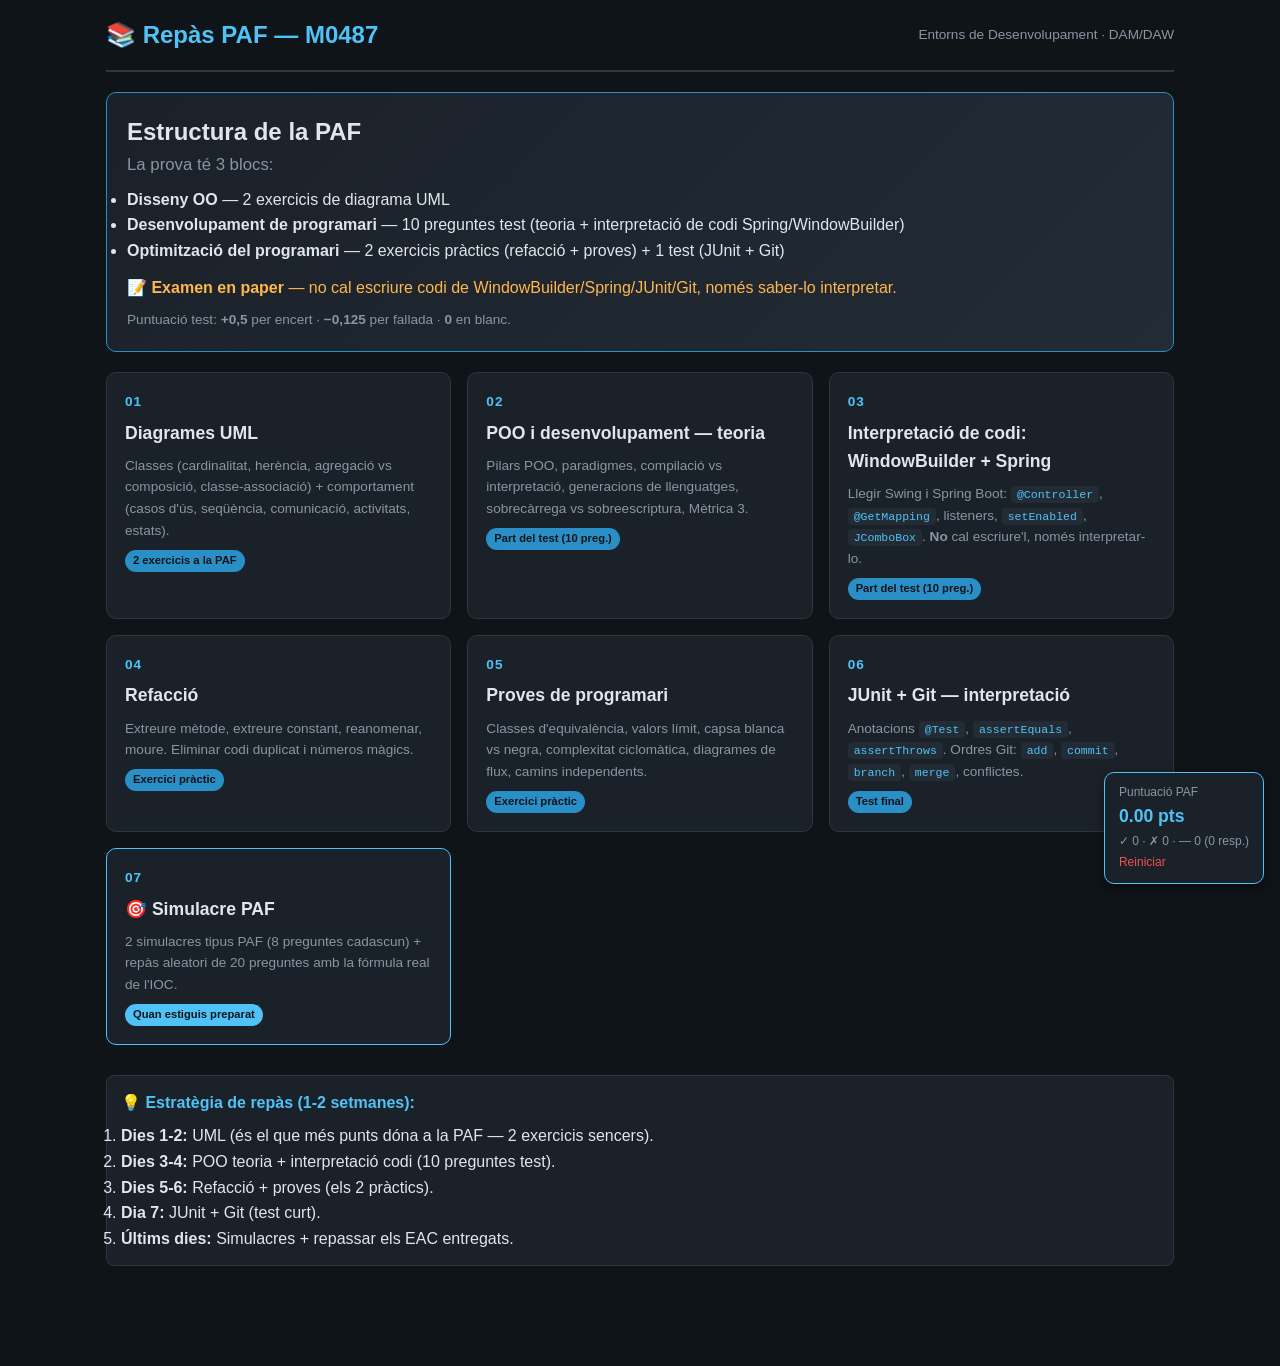
<file: index.html>
<!DOCTYPE html>
<html lang="ca">
<head>
<meta charset="UTF-8">
<meta name="viewport" content="width=device-width, initial-scale=1.0">
<title>Repàs PAF — M0487 Entorns de Desenvolupament</title>
<link rel="stylesheet" href="styles.css">
</head>
<body>

<header>
  <h1>📚 Repàs PAF — M0487</h1>
  <span style="color:var(--text-dim);font-size:0.85rem;">Entorns de Desenvolupament · DAM/DAW</span>
</header>

<div class="hero">
  <h2 style="margin-top:0;">Estructura de la PAF</h2>
  <p class="lead">La prova té 3 blocs:</p>
  <ul style="margin-top:8px;">
    <li><strong>Disseny OO</strong> — 2 exercicis de diagrama UML</li>
    <li><strong>Desenvolupament de programari</strong> — 10 preguntes test (teoria + interpretació de codi Spring/WindowBuilder)</li>
    <li><strong>Optimització del programari</strong> — 2 exercicis pràctics (refacció + proves) + 1 test (JUnit + Git)</li>
  </ul>
  <p style="margin-top:12px;color:var(--warn);"><strong>📝 Examen en paper</strong> — no cal escriure codi de WindowBuilder/Spring/JUnit/Git, només saber-lo interpretar.</p>
  <p style="margin-top:8px;color:var(--text-dim);font-size:0.85rem;">Puntuació test: <strong>+0,5</strong> per encert · <strong>−0,125</strong> per fallada · <strong>0</strong> en blanc.</p>
</div>

<div class="grid">

  <a class="tile" href="01_uml.html">
    <div class="num">01</div>
    <h3>Diagrames UML</h3>
    <p>Classes (cardinalitat, herència, agregació vs composició, classe-associació) + comportament (casos d'ús, seqüència, comunicació, activitats, estats).</p>
    <span class="badge">2 exercicis a la PAF</span>
  </a>

  <a class="tile" href="02_poo_teoria.html">
    <div class="num">02</div>
    <h3>POO i desenvolupament — teoria</h3>
    <p>Pilars POO, paradigmes, compilació vs interpretació, generacions de llenguatges, sobrecàrrega vs sobreescriptura, Mètrica 3.</p>
    <span class="badge">Part del test (10 preg.)</span>
  </a>

  <a class="tile" href="03_windowbuilder_spring.html">
    <div class="num">03</div>
    <h3>Interpretació de codi: WindowBuilder + Spring</h3>
    <p>Llegir Swing i Spring Boot: <code>@Controller</code>, <code>@GetMapping</code>, listeners, <code>setEnabled</code>, <code>JComboBox</code>. <strong>No</strong> cal escriure'l, només interpretar-lo.</p>
    <span class="badge">Part del test (10 preg.)</span>
  </a>

  <a class="tile" href="04_refaccio.html">
    <div class="num">04</div>
    <h3>Refacció</h3>
    <p>Extreure mètode, extreure constant, reanomenar, moure. Eliminar codi duplicat i números màgics.</p>
    <span class="badge">Exercici pràctic</span>
  </a>

  <a class="tile" href="05_proves.html">
    <div class="num">05</div>
    <h3>Proves de programari</h3>
    <p>Classes d'equivalència, valors límit, capsa blanca vs negra, complexitat ciclomàtica, diagrames de flux, camins independents.</p>
    <span class="badge">Exercici pràctic</span>
  </a>

  <a class="tile" href="06_junit_git.html">
    <div class="num">06</div>
    <h3>JUnit + Git — interpretació</h3>
    <p>Anotacions <code>@Test</code>, <code>assertEquals</code>, <code>assertThrows</code>. Ordres Git: <code>add</code>, <code>commit</code>, <code>branch</code>, <code>merge</code>, conflictes.</p>
    <span class="badge">Test final</span>
  </a>

  <a class="tile" href="07_simulacre.html" style="border-color:var(--accent);">
    <div class="num">07</div>
    <h3>🎯 Simulacre PAF</h3>
    <p>2 simulacres tipus PAF (8 preguntes cadascun) + repàs aleatori de 20 preguntes amb la fórmula real de l'IOC.</p>
    <span class="badge" style="background:var(--accent);">Quan estiguis preparat</span>
  </a>

</div>

<div style="margin-top:30px;padding:14px;background:var(--bg-card);border-radius:8px;border:1px solid var(--border);">
  <strong style="color:var(--accent);">💡 Estratègia de repàs (1-2 setmanes):</strong>
  <ol style="margin-top:8px;">
    <li><strong>Dies 1-2:</strong> UML (és el que més punts dóna a la PAF — 2 exercicis sencers).</li>
    <li><strong>Dies 3-4:</strong> POO teoria + interpretació codi (10 preguntes test).</li>
    <li><strong>Dies 5-6:</strong> Refacció + proves (els 2 pràctics).</li>
    <li><strong>Dia 7:</strong> JUnit + Git (test curt).</li>
    <li><strong>Últims dies:</strong> Simulacres + repassar els EAC entregats.</li>
  </ol>
</div>

<div id="tracker" class="tracker"></div>
<script src="shared.js"></script>
</body>
</html>
</file>
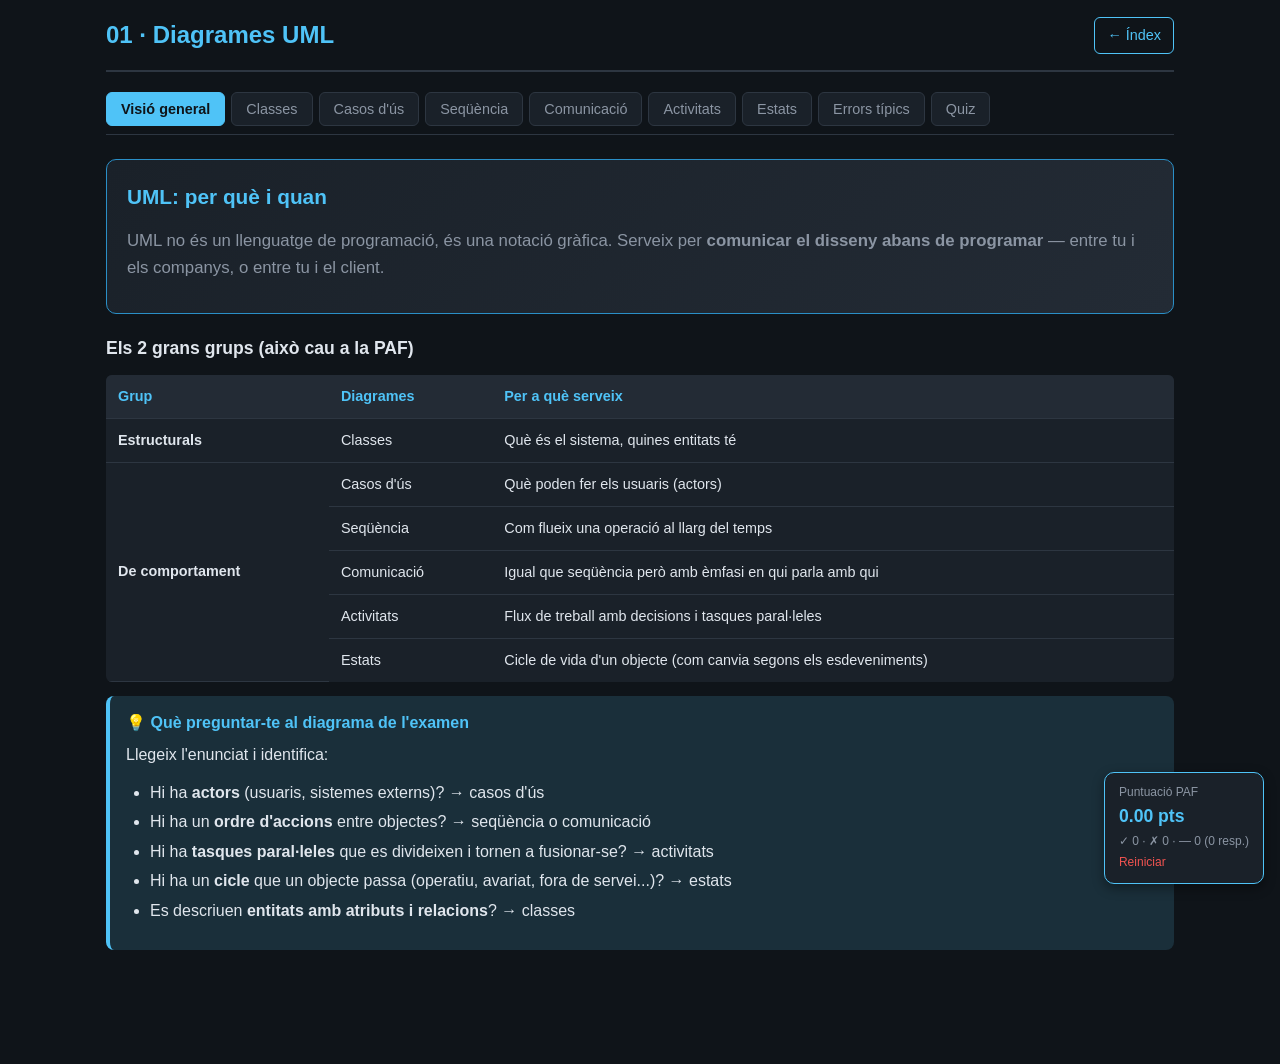
<file: 01_uml.html>
<!DOCTYPE html>
<html lang="ca">
<head>
<meta charset="UTF-8">
<meta name="viewport" content="width=device-width, initial-scale=1.0">
<title>01 · Diagrames UML — Repàs PAF M0487</title>
<link rel="stylesheet" href="styles.css">
</head>
<body>

<header>
  <h1>01 · Diagrames UML</h1>
  <a class="back" href="index.html">← Índex</a>
</header>

<div class="tabs">
  <button class="tab" onclick="showTab('intro', this)">Visió general</button>
  <button class="tab" onclick="showTab('classes', this)">Classes</button>
  <button class="tab" onclick="showTab('casos', this)">Casos d'ús</button>
  <button class="tab" onclick="showTab('seq', this)">Seqüència</button>
  <button class="tab" onclick="showTab('com', this)">Comunicació</button>
  <button class="tab" onclick="showTab('act', this)">Activitats</button>
  <button class="tab" onclick="showTab('est', this)">Estats</button>
  <button class="tab" onclick="showTab('errors', this)">Errors típics</button>
  <button class="tab" onclick="showTab('quiz', this)">Quiz</button>
</div>

<!-- =================== INTRO =================== -->
<section id="intro" class="section">
  <div class="hero">
    <h2>UML: per què i quan</h2>
    <p class="lead">UML no és un llenguatge de programació, és una notació gràfica. Serveix per <strong>comunicar el disseny abans de programar</strong> — entre tu i els companys, o entre tu i el client.</p>
  </div>

  <h3>Els 2 grans grups (això cau a la PAF)</h3>
  <table>
    <tr><th>Grup</th><th>Diagrames</th><th>Per a què serveix</th></tr>
    <tr>
      <td><strong>Estructurals</strong></td>
      <td>Classes</td>
      <td>Què és el sistema, quines entitats té</td>
    </tr>
    <tr>
      <td rowspan="5"><strong>De comportament</strong></td>
      <td>Casos d'ús</td>
      <td>Què poden fer els usuaris (actors)</td>
    </tr>
    <tr><td>Seqüència</td><td>Com flueix una operació al llarg del temps</td></tr>
    <tr><td>Comunicació</td><td>Igual que seqüència però amb èmfasi en qui parla amb qui</td></tr>
    <tr><td>Activitats</td><td>Flux de treball amb decisions i tasques paral·leles</td></tr>
    <tr><td>Estats</td><td>Cicle de vida d'un objecte (com canvia segons els esdeveniments)</td></tr>
  </table>

  <div class="card info">
    <div class="card-title">💡 Què preguntar-te al diagrama de l'examen</div>
    <p>Llegeix l'enunciat i identifica:</p>
    <ul>
      <li>Hi ha <strong>actors</strong> (usuaris, sistemes externs)? → casos d'ús</li>
      <li>Hi ha un <strong>ordre d'accions</strong> entre objectes? → seqüència o comunicació</li>
      <li>Hi ha <strong>tasques paral·leles</strong> que es divideixen i tornen a fusionar-se? → activitats</li>
      <li>Hi ha un <strong>cicle</strong> que un objecte passa (operatiu, avariat, fora de servei...)? → estats</li>
      <li>Es descriuen <strong>entitats amb atributs i relacions</strong>? → classes</li>
    </ul>
  </div>
</section>

<!-- =================== CLASSES =================== -->
<section id="classes" class="section">
  <h2>Diagrama de classes</h2>

  <h3>Estructura d'una classe</h3>
  <pre><code><span class="com">┌──────────────────┐</span>
<span class="com">│   NomClasse      │  ← nom en singular, sense espais</span>
<span class="com">├──────────────────┤</span>
<span class="com">│ - dni: String    │  ← atributs: visibilitat + nom + tipus</span>
<span class="com">│ - edat: int      │</span>
<span class="com">├──────────────────┤</span>
<span class="com">│ + treballar()    │  ← operacions/mètodes</span>
<span class="com">└──────────────────┘</span></code></pre>

  <h3>Visibilitat — l'únic que cau sempre</h3>
  <table>
    <tr><th>Símbol</th><th>Visibilitat</th><th>Quan</th></tr>
    <tr><td><code>+</code></td><td>public</td><td>Operacions</td></tr>
    <tr><td><code>-</code></td><td>private</td><td>Atributs (per defecte)</td></tr>
    <tr><td><code>#</code></td><td>protected</td><td>Quan es vol heretar</td></tr>
    <tr><td><code>~</code></td><td>package</td><td>Rar a la PAF</td></tr>
  </table>

  <h3>Tipus de relacions — el quid de la qüestió</h3>

  <div class="card info">
    <div class="card-title">1️⃣ Associació simple</div>
    <p>Línia recta. Un objecte <em>coneix</em> l'altre però no en depèn vitalment.</p>
    <pre><code><span class="typ">Cientific</span> ────── <span class="typ">Expedicio</span>
              *           *</code></pre>
    <p><em>Exemple EAC1:</em> Un científic participa en moltes expedicions i una expedició té molts científics.</p>
  </div>

  <div class="card good">
    <div class="card-title">2️⃣ Agregació — rombe BUIT</div>
    <p>"Té-un" feble. La part pot existir sense el tot.</p>
    <pre><code><span class="typ">Dron</span> ◇────── <span class="typ">Sensor</span>
       *          *</code></pre>
    <p><em>Exemple EAC1:</em> Un dron porta sensors, però els sensors es poden treure i posar a un altre dron. <strong>Si el dron es destrueix, els sensors sobreviuen.</strong></p>
  </div>

  <div class="card bad">
    <div class="card-title">3️⃣ Composició — rombe PLE</div>
    <p>"Té-un" fort. La part NO existeix sense el tot.</p>
    <pre><code><span class="typ">Dron</span> ◆────── <span class="typ">MotorPropulsio</span>
       1          1..*</code></pre>
    <p><em>Exemple EAC1:</em> Un dron està format per motors. <strong>Si el dron es destrueix, els motors també.</strong></p>
  </div>

  <div class="card warn">
    <div class="card-title">4️⃣ Herència — fletxa triangular BUIDA</div>
    <p>"És-un". La subclasse hereta de la superclasse.</p>
    <pre><code>      <span class="typ">Cientific</span>
          △
          │
   <span class="typ">DirectorEstacio</span></code></pre>
    <p><em>Exemple EAC1:</em> <code>DirectorEstacio</code> és un tipus especial de <code>Cientific</code>.</p>
  </div>

  <div class="card info">
    <div class="card-title">5️⃣ Classe-associació</div>
    <p>Quan la <strong>relació</strong> entre dues classes té atributs propis.</p>
    <pre><code><span class="typ">Cientific</span> ─────────── <span class="typ">Expedicio</span>
              │
              │
       <span class="typ">Assignacio</span>
       - rol
       - hores</code></pre>
    <p><em>Exemple EAC1:</em> Cada vegada que un científic participa en una expedició es genera una <code>Assignacio</code> amb el rol i les hores dedicades.</p>
  </div>

  <h3>Cardinalitats — el que MAI s'oblida</h3>
  <table>
    <tr><th>Notació</th><th>Significat</th></tr>
    <tr><td><code>1</code></td><td>Exactament un</td></tr>
    <tr><td><code>0..1</code></td><td>Cap o un (opcional)</td></tr>
    <tr><td><code>*</code> o <code>0..*</code></td><td>Cap, un o molts</td></tr>
    <tr><td><code>1..*</code></td><td>Almenys un</td></tr>
    <tr><td><code>1..5</code></td><td>Entre 1 i 5</td></tr>
  </table>

  <div class="card warn">
    <div class="card-title">⚠️ Trampa freqüent</div>
    <p>La cardinalitat es posa a <strong>l'extrem oposat</strong> de la relació.</p>
    <p>Si <code>Cientific 1 ──── * Mostra</code> vol dir: cada mostra té <strong>1 científic</strong>, i cada científic té <strong>moltes mostres</strong>.</p>
  </div>

  <h3>Flux recomanat a Papyrus</h3>
  <ol>
    <li>Crea totes les classes <strong>sense atributs</strong>.</li>
    <li>Afegeix atributs a cada classe.</li>
    <li>Connecta les relacions i posa cardinalitats.</li>
  </ol>
  <p>Aquest ordre evita haver de refer feina quan canvies relacions.</p>
</section>

<!-- =================== CASOS D'ÚS =================== -->
<section id="casos" class="section">
  <h2>Diagrama de casos d'ús</h2>
  <p>Mostra <strong>què pot fer un actor</strong> amb el sistema. No diu com, només què.</p>

  <h3>Elements</h3>
  <table>
    <tr><th>Element</th><th>Símbol</th><th>Significat</th></tr>
    <tr><td>Actor</td><td>Stickman 👤</td><td>Usuari o sistema extern</td></tr>
    <tr><td>Cas d'ús</td><td>Òval</td><td>Una funcionalitat</td></tr>
    <tr><td>Associació</td><td>Línia recta</td><td>L'actor pot executar el cas</td></tr>
    <tr><td>Sistema</td><td>Rectangle al voltant</td><td>Frontera del sistema</td></tr>
  </table>

  <h3>Relacions entre casos d'ús — això sempre cau</h3>

  <div class="card good">
    <div class="card-title">«include» — sempre s'executa</div>
    <p>El cas A <strong>sempre</strong> inclou el cas B.</p>
    <pre><code>Registrar mostra ──&lt;&lt;include&gt;&gt;──▶ Autenticar-se</code></pre>
    <p>La fletxa va del que <em>inclou</em> cap al que <em>és inclòs</em>.</p>
    <p><em>Regla mnemotècnica:</em> "Per X, primer cal fer Y → include".</p>
  </div>

  <div class="card info">
    <div class="card-title">«extend» — opcional, només si es compleix una condició</div>
    <p>El cas B <strong>amplia</strong> el cas A en circumstàncies concretes.</p>
    <pre><code>Registrar mostra ◀──&lt;&lt;extend&gt;&gt;── Adjuntar foto</code></pre>
    <p>La fletxa va del que <em>amplia</em> cap al que <em>és ampliat</em>.</p>
    <p><em>Regla mnemotècnica:</em> "X de vegades fa Y → extend".</p>
  </div>

  <div class="card warn">
    <div class="card-title">Herència entre actors</div>
    <p>Si un actor "Director" és un tipus de "Científic" i hereta tot el que fa, fletxa triangular buida igual que a classes.</p>
  </div>

  <div class="card bad">
    <div class="card-title">⚠️ La trampa de la PAF</div>
    <p>Si l'enunciat diu <strong>"totes les operacions requereixen login"</strong>, no hagis de dibuixar 10 fletxes d'include. Posa un cas d'ús "Autenticar-se" i fes que el sistema l'inclogui des d'algun cas pare, o simplement reflecteix-ho amb la relació clara.</p>
  </div>
</section>

<!-- =================== SEQÜÈNCIA =================== -->
<section id="seq" class="section">
  <h2>Diagrama de seqüència</h2>
  <p>Mostra l'<strong>ordre temporal</strong> de missatges entre objectes. El temps va <strong>de dalt a baix</strong>.</p>

  <h3>Elements</h3>
  <ul>
    <li><strong>Línies de vida</strong> (verticals discontínues) per a cada objecte/actor.</li>
    <li><strong>Barres d'activació</strong> (rectangles prims sobre la línia) quan l'objecte està fent feina.</li>
    <li><strong>Missatges</strong> (fletxes horitzontals) entre línies de vida.</li>
  </ul>

  <h3>Tipus de missatges</h3>
  <table>
    <tr><th>Fletxa</th><th>Tipus</th><th>Quan</th></tr>
    <tr><td>───▶</td><td>Síncron</td><td>L'emissor s'espera la resposta</td></tr>
    <tr><td>···▶</td><td>Retorn</td><td>Resposta a un missatge síncron</td></tr>
    <tr><td>──▷</td><td>Asíncron</td><td>L'emissor no espera (notificacions)</td></tr>
    <tr><td><code>«create»</code></td><td>Crear</td><td>Apareix una línia de vida nova</td></tr>
    <tr><td><code>«destroy»</code> + X</td><td>Destruir</td><td>S'acaba la línia de vida</td></tr>
  </table>

  <div class="card info">
    <div class="card-title">💡 Truc per llegir un diagrama de seqüència</div>
    <p>Comença des de <strong>dalt a l'esquerra</strong> i baixa pas per pas. Cada fletxa horitzontal és un missatge; cada barra vertical és "estic ocupat fent feina".</p>
  </div>

  <h3>Exemple mini (alerta de tsunami — EAC1)</h3>
  <pre><code>Sensor      Sistema      BaseRegles    AlertaTsunami    Director
  │            │              │              │              │
  │── vibracio─▶│              │              │              │
  │            │── verifica──▶│              │              │
  │            │◀── confirma──│              │              │
  │            │── «create» ──────────────▶ │              │
  │            │── activar() ─────────────▶ │              │
  │            │── notificar ─────────────────────────────▶│
  │            │                                          │
  │            │◀── confirmacio recepcio ─────────────────│</code></pre>
</section>

<!-- =================== COMUNICACIÓ =================== -->
<section id="com" class="section">
  <h2>Diagrama de comunicació</h2>
  <p>Diu <strong>el mateix</strong> que el de seqüència però amb <strong>èmfasi a qui parla amb qui</strong>, no a l'ordre temporal.</p>

  <h3>Diferències clau amb seqüència</h3>
  <table>
    <tr><th></th><th>Seqüència</th><th>Comunicació</th></tr>
    <tr><td>Eix temporal</td><td>Vertical (dalt → baix)</td><td>No té, s'indica amb números</td></tr>
    <tr><td>Disposició dels objectes</td><td>En línia horitzontal a dalt</td><td>Lliure (com un mapa)</td></tr>
    <tr><td>Ordre dels missatges</td><td>Pel seu lloc al diagrama</td><td>Numerats: <code>1:</code>, <code>2:</code>, <code>3:</code>...</td></tr>
    <tr><td>Quan usar-lo</td><td>Volem veure el flux pas a pas</td><td>Volem veure quines connexions hi ha</td></tr>
  </table>

  <h3>Exemple mini (missió ROV — EAC1)</h3>
  <pre><code>     1: ordreInici              4: activar
CentreControl ────────▶ SistemaNavegacio ◀──── CentreControl
       │                       │                    │
       │ 7: prenMostra         │ 5: video           │
       ▼                       ▼                    ▼
   BracRobotic            VaixellSuport        SistemaCameres
                              │
                              │ 6: detectaAnomalia
                              ▼
                          CentreControl</code></pre>

  <div class="card warn">
    <div class="card-title">⚠️ La numeració</div>
    <p>Pot ser plana (<code>1, 2, 3...</code>) o jeràrquica (<code>1, 1.1, 1.2, 2...</code>). La jeràrquica indica que un missatge n'és resposta o conseqüència d'un altre.</p>
  </div>
</section>

<!-- =================== ACTIVITATS =================== -->
<section id="act" class="section">
  <h2>Diagrama d'activitats</h2>
  <p>Flux de treball <strong>pas a pas</strong>. Com un diagrama de flux però amb suport per a <strong>tasques paral·leles</strong>.</p>

  <h3>Elements bàsics</h3>
  <table>
    <tr><th>Element</th><th>Símbol</th><th>Significat</th></tr>
    <tr><td>Inici</td><td>● cercle ple</td><td>Punt d'arrencada</td></tr>
    <tr><td>Final</td><td>● amb anell</td><td>Punt de finalització</td></tr>
    <tr><td>Activitat</td><td>Rectangle arrodonit</td><td>Una acció</td></tr>
    <tr><td>Decisió</td><td>Rombe</td><td>Pregunta amb sí/no o branques</td></tr>
    <tr><td>Bifurcació (fork)</td><td>Barra negra horitzontal</td><td>Es divideix en activitats paral·leles</td></tr>
    <tr><td>Unió (join)</td><td>Barra negra horitzontal</td><td>Es tornen a fusionar les paral·leles</td></tr>
  </table>

  <div class="card good">
    <div class="card-title">Fork i Join — la part forta</div>
    <p>Quan l'enunciat diu <strong>"l'equip es divideix per fer dues tasques alhora"</strong>:</p>
    <ol>
      <li>Posa una barra de <strong>fork</strong>.</li>
      <li>Surten dues activitats en paral·lel.</li>
      <li>Posa una barra de <strong>join</strong> quan han de tornar a sincronitzar-se.</li>
    </ol>
  </div>

  <h3>Exemple mini (fuita de combustible — EAC1)</h3>
  <pre><code>     ●
     │
[Activa alarma]
     │
     ▬▬ fork ▬▬
     │       │
[Segellar]  [Desplegar barreres]
     │       │
     ▬▬ join ▬▬
     │
[Avaluar abast]
     │
     ▬▬ fork ▬▬
     │       │
[Bombes]   [Neteja quim.]
     │       │
     ▬▬ join ▬▬
     │
    ◇ toxic &lt; 0.5?
   sí ╱   ╲ no
[Emet informe]   [Repetir + avisar]
   │              │
   ●              (torna)</code></pre>

  <div class="card warn">
    <div class="card-title">⚠️ No confonguis amb un flow chart clàssic</div>
    <p>UML d'activitats <strong>no</strong> usa rombes amb "S/N" dins. Les decisions tenen condicions <strong>als guards</strong> a sobre de les fletxes de sortida: <code>[toxic &lt; 0.5]</code>.</p>
  </div>
</section>

<!-- =================== ESTATS =================== -->
<section id="est" class="section">
  <h2>Diagrama d'estats</h2>
  <p>Mostra el <strong>cicle de vida d'un objecte</strong>: en quins estats pot estar i quins esdeveniments el fan canviar.</p>

  <h3>Elements</h3>
  <table>
    <tr><th>Element</th><th>Símbol</th><th>Significat</th></tr>
    <tr><td>Inici</td><td>● cercle ple</td><td>Estat inicial</td></tr>
    <tr><td>Final</td><td>● amb anell</td><td>Estat final (pot no haver-n'hi)</td></tr>
    <tr><td>Estat</td><td>Rectangle arrodonit (NOM EN MAJÚSCULES)</td><td>Una situació de l'objecte</td></tr>
    <tr><td>Transició</td><td>Fletxa amb etiqueta</td><td><code>esdeveniment [condició] / acció</code></td></tr>
  </table>

  <h3>Format d'una transició</h3>
  <pre><code><span class="str">esdeveniment</span> <span class="com">[condicio_guard]</span> / <span class="fn">accio_a_executar</span></code></pre>
  <p>Tots tres elements són opcionals. Si només hi ha un esdeveniment, només cal el nom.</p>

  <h3>Exemple mini (submarí — EAC1)</h3>
  <pre><code>● ──▶ REVISIÓ EN PORT
            │ ordre missio
            ▼
       DESCENDINT
            │ arriba cota
            ▼
       EXPLORACIÓ SUBMARINA ◀──┐
       │  │  │                  │
       │  │  └─ recollir mostra ─▶ RECOLLIR MOSTRA
       │  │                       (auto-torna)
       │  │
       │  └─ fallada estructural ─▶ AVARIAT
       │                              │ resolt
       │                              ▼
       │                          EXPLORACIÓ SUBMARINA
       │                              │ no resolt
       │                              ▼
       │                          ● FORA DE SERVEI
       │
       └─ perdua oxigen ──▶ ASCENS D'EMERGÈNCIA
              │
              ▼
           ANCORAT
              │
              ●</code></pre>

  <div class="card info">
    <div class="card-title">💡 Estats compostos</div>
    <p>Si un grup d'estats comparteixen una mateixa transició de sortida (ex: "des de qualsevol estat operatiu es pot anar a AVARIAT"), pots agrupar-los dins un super-estat.</p>
  </div>
</section>

<!-- =================== ERRORS TÍPICS =================== -->
<section id="errors" class="section">
  <h2>Errors típics amb UML (els que has comès o pots cometre)</h2>

  <div class="card bad">
    <div class="card-title">❌ Etiquetes de rol duplicades</div>
    <p><strong>Cas real (EAC1):</strong> Al teu diagrama de classes apareixia <code>+ expedicio</code> dues vegades a la classe <code>Expedicio</code>. Això passa perquè a Papyrus, quan crees una associació, et posa una etiqueta de rol automàticament. Si edites manualment i hi afegeixes una altra, queden duplicades.</p>
    <p><strong>Solució:</strong> revisa cada associació al "Properties" de Papyrus i elimina rols redundants.</p>
  </div>

  <div class="card bad">
    <div class="card-title">❌ Cardinalitats invisibles al PNG exportat</div>
    <p><strong>Cas real (EAC1):</strong> Vas posar <code>* a *</code> entre Cientific i Expedicio però no es veien al PNG. Papyrus deixa les etiquetes en posicions que es solapen amb les línies o queden fora de la zona de captura.</p>
    <p><strong>Solució:</strong> abans d'exportar, mou cada cardinalitat <strong>manualment</strong> i amplia el "diagram canvas" perquè tot quedi dins.</p>
  </div>

  <div class="card bad">
    <div class="card-title">❌ Fletxa d'herència que no s'exporta</div>
    <p><strong>Cas real (EAC1):</strong> La generalització <code>DirectorEstacio → Cientific</code> no es veia al PNG.</p>
    <p><strong>Solució:</strong> assegura't que la fletxa està connectada als <strong>punts d'ancoratge</strong> de les classes (no només a l'aire). Si la dibuixes en diagonal i passa per darrere d'una altra classe, no apareix.</p>
  </div>

  <div class="card bad">
    <div class="card-title">❌ Associació "fantasma" entre classes que no s'haurien de tocar</div>
    <p><strong>Cas real (EAC1):</strong> Vas posar una associació entre <code>Laboratori</code> i <code>Cientific</code> que l'enunciat no demanava. L'enunciat només connectava Laboratori amb Mostra.</p>
    <p><strong>Solució:</strong> abans d'exportar, fes una <strong>checklist</strong>: per a cada relació del diagrama, comprova que apareix explícitament a l'enunciat.</p>
  </div>

  <div class="card warn">
    <div class="card-title">⚠️ Confondre agregació amb composició</div>
    <p><strong>Regla d'or:</strong> pregunta't "<em>si destrueixo el tot, què passa amb la part?</em>"</p>
    <ul>
      <li>Si la part <strong>sobreviu</strong> → agregació (rombe buit).</li>
      <li>Si la part <strong>també mor</strong> → composició (rombe ple).</li>
    </ul>
    <p><strong>Cas EAC1:</strong> Dron ◇── Sensor (els sensors es poden treure) vs Dron ◆── MotorPropulsio ("els motors no tenen sentit en el sistema si el dron es destrueix").</p>
  </div>

  <div class="card warn">
    <div class="card-title">⚠️ Posar getters/setters al diagrama</div>
    <p>Els enunciats sempre diuen "no representeu getters ni setters". <strong>No</strong> els posis ni al diagrama ni a la llista d'operacions. Sí que aniran al codi Java generat, però al diagrama UML no han de sortir.</p>
  </div>

  <div class="card warn">
    <div class="card-title">⚠️ Classe-associació mal representada</div>
    <p>La classe-associació es connecta a la línia d'associació amb una <strong>línia discontínua</strong>, no es posa com una tercera classe normal.</p>
    <pre><code>Cientific ─── Expedicio
        │ ········· │
        │  línia discontínua
        ▼
     Assignacio
     - rol
     - hores</code></pre>
  </div>

  <div class="card bad">
    <div class="card-title">❌ Codi generat per Papyrus amb errors</div>
    <p><strong>Cas real (EAC1):</strong> Papyrus va generar <code>public missioRecerca missiorecerca;</code> en minúscules per una relació mal configurada. <strong>L'enunciat de l'exercici 3 diu explícitament: "Si alguna cosa s'importa malament, no heu de modificar-la."</strong> A la PAF d'enginyeria inversa, deixa el codi tal com l'ha generat Papyrus.</p>
  </div>
</section>

<!-- =================== QUIZ =================== -->
<section id="quiz" class="section">
  <h2>Quiz UML (12 preguntes)</h2>
  <p style="color:var(--text-dim);font-size:0.9rem;">Aquest quiz <strong>no</strong> compta a la puntuació PAF — és per autoavaluació.</p>

  <div class="quiz">

    <div class="q">
      <div class="q-text">1. A UML, una agregació es representa amb...</div>
      <div class="opts">
        <button class="opt" data-opt="a" onclick="answer(this,'b','q1')">a) Un rombe ple</button>
        <button class="opt" data-opt="b" onclick="answer(this,'b','q1')">b) Un rombe buit</button>
        <button class="opt" data-opt="c" onclick="answer(this,'b','q1')">c) Una fletxa triangular buida</button>
        <button class="opt" data-opt="d" onclick="answer(this,'b','q1')">d) Una línia discontínua</button>
      </div>
      <div class="explain" id="exp_q1">El <strong>rombe buit</strong> és agregació ("té-un" feble — la part sobreviu al tot). El rombe ple és composició. La fletxa triangular buida és herència.</div>
    </div>

    <div class="q">
      <div class="q-text">2. Tens dues classes <code>Persona</code> i <code>Empresa</code>. Una persona pot treballar a una o cap empresa i una empresa té entre 1 i 500 empleats. La cardinalitat correcta és:</div>
      <div class="opts">
        <button class="opt" data-opt="a" onclick="answer(this,'c','q2')">a) Persona <code>1</code> ── <code>*</code> Empresa</button>
        <button class="opt" data-opt="b" onclick="answer(this,'c','q2')">b) Persona <code>1..*</code> ── <code>0..1</code> Empresa</button>
        <button class="opt" data-opt="c" onclick="answer(this,'c','q2')">c) Persona <code>1..500</code> ── <code>0..1</code> Empresa</button>
        <button class="opt" data-opt="d" onclick="answer(this,'c','q2')">d) Persona <code>0..1</code> ── <code>1..500</code> Empresa</button>
      </div>
      <div class="explain" id="exp_q2">La cardinalitat es posa <strong>a l'extrem oposat</strong>. Cada persona té 0..1 empresa, per tant aquest 0..1 va al costat d'Empresa. Cada empresa té 1..500 persones, per tant 1..500 va al costat de Persona. Opció <strong>c</strong>.</div>
    </div>

    <div class="q">
      <div class="q-text">3. Una <em>classe-associació</em> serveix per:</div>
      <div class="opts">
        <button class="opt" data-opt="a" onclick="answer(this,'b','q3')">a) Heretar atributs d'una associació</button>
        <button class="opt" data-opt="b" onclick="answer(this,'b','q3')">b) Donar atributs propis a la <strong>relació</strong> entre dues classes</button>
        <button class="opt" data-opt="c" onclick="answer(this,'b','q3')">c) Crear una composició múltiple</button>
        <button class="opt" data-opt="d" onclick="answer(this,'b','q3')">d) Indicar que dues classes són la mateixa</button>
      </div>
      <div class="explain" id="exp_q3">Quan la <strong>relació</strong> té dades pròpies (com el rol i les hores d'una assignació), es crea una classe-associació connectada a la línia d'associació amb una línia discontínua.</div>
    </div>

    <div class="q">
      <div class="q-text">4. A un diagrama de casos d'ús, la relació <code>«include»</code> indica:</div>
      <div class="opts">
        <button class="opt" data-opt="a" onclick="answer(this,'b','q4')">a) El cas inclòs s'executa opcionalment</button>
        <button class="opt" data-opt="b" onclick="answer(this,'b','q4')">b) El cas inclòs s'executa <strong>sempre</strong> com a part de l'altre</button>
        <button class="opt" data-opt="c" onclick="answer(this,'b','q4')">c) Un actor hereta d'un altre</button>
        <button class="opt" data-opt="d" onclick="answer(this,'b','q4')">d) Un cas amplia un altre en una condició concreta</button>
      </div>
      <div class="explain" id="exp_q4"><code>«include»</code> = sempre s'executa. <code>«extend»</code> = opcional sota condició. L'opció d descriu extend.</div>
    </div>

    <div class="q">
      <div class="q-text">5. A un diagrama d'activitats, una barra negra horitzontal pot representar:</div>
      <div class="opts">
        <button class="opt" data-opt="a" onclick="answer(this,'d','q5')">a) Un estat final</button>
        <button class="opt" data-opt="b" onclick="answer(this,'d','q5')">b) Un missatge asíncron</button>
        <button class="opt" data-opt="c" onclick="answer(this,'d','q5')">c) Una decisió condicional</button>
        <button class="opt" data-opt="d" onclick="answer(this,'d','q5')">d) Una bifurcació (fork) o unió (join) de tasques paral·leles</button>
      </div>
      <div class="explain" id="exp_q5">La barra negra té <strong>doble propòsit</strong>: si en surten múltiples activitats és un <strong>fork</strong>; si convergeixen múltiples en una és un <strong>join</strong>. Les decisions són rombes, no barres.</div>
    </div>

    <div class="q">
      <div class="q-text">6. En un diagrama d'estats, el format d'una transició és:</div>
      <div class="opts">
        <button class="opt" data-opt="a" onclick="answer(this,'b','q6')">a) <code>estat_origen → estat_destí</code></button>
        <button class="opt" data-opt="b" onclick="answer(this,'b','q6')">b) <code>esdeveniment [condició] / acció</code></button>
        <button class="opt" data-opt="c" onclick="answer(this,'b','q6')">c) <code>{guard} acció()</code></button>
        <button class="opt" data-opt="d" onclick="answer(this,'b','q6')">d) <code>esdeveniment.acció(condició)</code></button>
      </div>
      <div class="explain" id="exp_q6">Format estàndard UML: <code>esdeveniment [condició_guard] / acció</code>. Els tres elements són opcionals.</div>
    </div>

    <div class="q">
      <div class="q-text">7. Diferència principal entre seqüència i comunicació:</div>
      <div class="opts">
        <button class="opt" data-opt="a" onclick="answer(this,'c','q7')">a) Seqüència mostra atributs, comunicació no</button>
        <button class="opt" data-opt="b" onclick="answer(this,'c','q7')">b) Comunicació té eix temporal, seqüència no</button>
        <button class="opt" data-opt="c" onclick="answer(this,'c','q7')">c) Seqüència té eix temporal vertical, comunicació numera els missatges</button>
        <button class="opt" data-opt="d" onclick="answer(this,'c','q7')">d) No hi ha diferència, són sinònims</button>
      </div>
      <div class="explain" id="exp_q7">Tots dos representen interaccions entre objectes, però seqüència té eix temporal (dalt → baix) i comunicació enumera els missatges (1, 2, 3, 1.1...). El mateix flux es pot dibuixar de les dues maneres.</div>
    </div>

    <div class="q">
      <div class="q-text">8. Composició vs agregació: la diferència crítica és que en composició...</div>
      <div class="opts">
        <button class="opt" data-opt="a" onclick="answer(this,'c','q8')">a) Les parts són sempre del mateix tipus</button>
        <button class="opt" data-opt="b" onclick="answer(this,'c','q8')">b) Hi pot haver herència múltiple</button>
        <button class="opt" data-opt="c" onclick="answer(this,'c','q8')">c) Si destrueixes el tot, les parts també desapareixen</button>
        <button class="opt" data-opt="d" onclick="answer(this,'c','q8')">d) Les parts es comparteixen entre múltiples objectes</button>
      </div>
      <div class="explain" id="exp_q8">Composició = vinculació forta: les parts no tenen sentit sense el tot. Un motor de propulsió no té sentit sense el dron. Un sensor sí (es pot canviar de dron) → agregació.</div>
    </div>

    <div class="q">
      <div class="q-text">9. A un diagrama de classes, la <strong>visibilitat protegida</strong> es marca amb:</div>
      <div class="opts">
        <button class="opt" data-opt="a" onclick="answer(this,'c','q9')">a) <code>+</code></button>
        <button class="opt" data-opt="b" onclick="answer(this,'c','q9')">b) <code>-</code></button>
        <button class="opt" data-opt="c" onclick="answer(this,'c','q9')">c) <code>#</code></button>
        <button class="opt" data-opt="d" onclick="answer(this,'c','q9')">d) <code>~</code></button>
      </div>
      <div class="explain" id="exp_q9"><code>+</code> public · <code>-</code> private · <code>#</code> protected · <code>~</code> package.</div>
    </div>

    <div class="q">
      <div class="q-text">10. A un diagrama de seqüència, una fletxa <strong>discontínua</strong> normalment representa:</div>
      <div class="opts">
        <button class="opt" data-opt="a" onclick="answer(this,'b','q10')">a) Una crida síncrona</button>
        <button class="opt" data-opt="b" onclick="answer(this,'b','q10')">b) Un missatge de retorn (resposta a una crida síncrona)</button>
        <button class="opt" data-opt="c" onclick="answer(this,'b','q10')">c) Un missatge asíncron</button>
        <button class="opt" data-opt="d" onclick="answer(this,'b','q10')">d) La destrucció d'un objecte</button>
      </div>
      <div class="explain" id="exp_q10">Fletxa contínua plena → crida síncrona. Fletxa discontínua → retorn. Fletxa amb punta oberta → asíncron.</div>
    </div>

    <div class="q">
      <div class="q-text">11. Un actor a UML és sempre:</div>
      <div class="opts">
        <button class="opt" data-opt="a" onclick="answer(this,'c','q11')">a) Una persona física</button>
        <button class="opt" data-opt="b" onclick="answer(this,'c','q11')">b) Una classe Java</button>
        <button class="opt" data-opt="c" onclick="answer(this,'c','q11')">c) Una entitat externa al sistema (persona o un altre sistema)</button>
        <button class="opt" data-opt="d" onclick="answer(this,'c','q11')">d) Una instància d'una classe</button>
      </div>
      <div class="explain" id="exp_q11">Un actor pot ser una persona, un altre sistema o un dispositiu — qualsevol cosa <strong>externa</strong> que interactua amb el sistema modelat.</div>
    </div>

    <div class="q">
      <div class="q-text">12. A l'enginyeria inversa amb Papyrus, importar codi mal escrit produeix relacions o atributs incorrectes. Què s'ha de fer a l'examen?</div>
      <div class="opts">
        <button class="opt" data-opt="a" onclick="answer(this,'c','q12')">a) Corregir tot el codi abans d'importar</button>
        <button class="opt" data-opt="b" onclick="answer(this,'c','q12')">b) Eliminar les classes mal generades</button>
        <button class="opt" data-opt="c" onclick="answer(this,'c','q12')">c) <strong>Deixar-ho tal com Papyrus l'ha generat</strong>, només dimensionar perquè es vegi sencer</button>
        <button class="opt" data-opt="d" onclick="answer(this,'c','q12')">d) Tornar a dibuixar el diagrama a mà</button>
      </div>
      <div class="explain" id="exp_q12">L'enunciat sol dir explícitament: <em>"Si alguna cosa s'importa malament, no heu de modificar-la."</em> L'objectiu és veure com Papyrus interpreta el codi, no corregir el resultat.</div>
    </div>

  </div>
</section>

<div id="tracker" class="tracker"></div>
<script src="shared.js"></script>
</body>
</html>
</file>
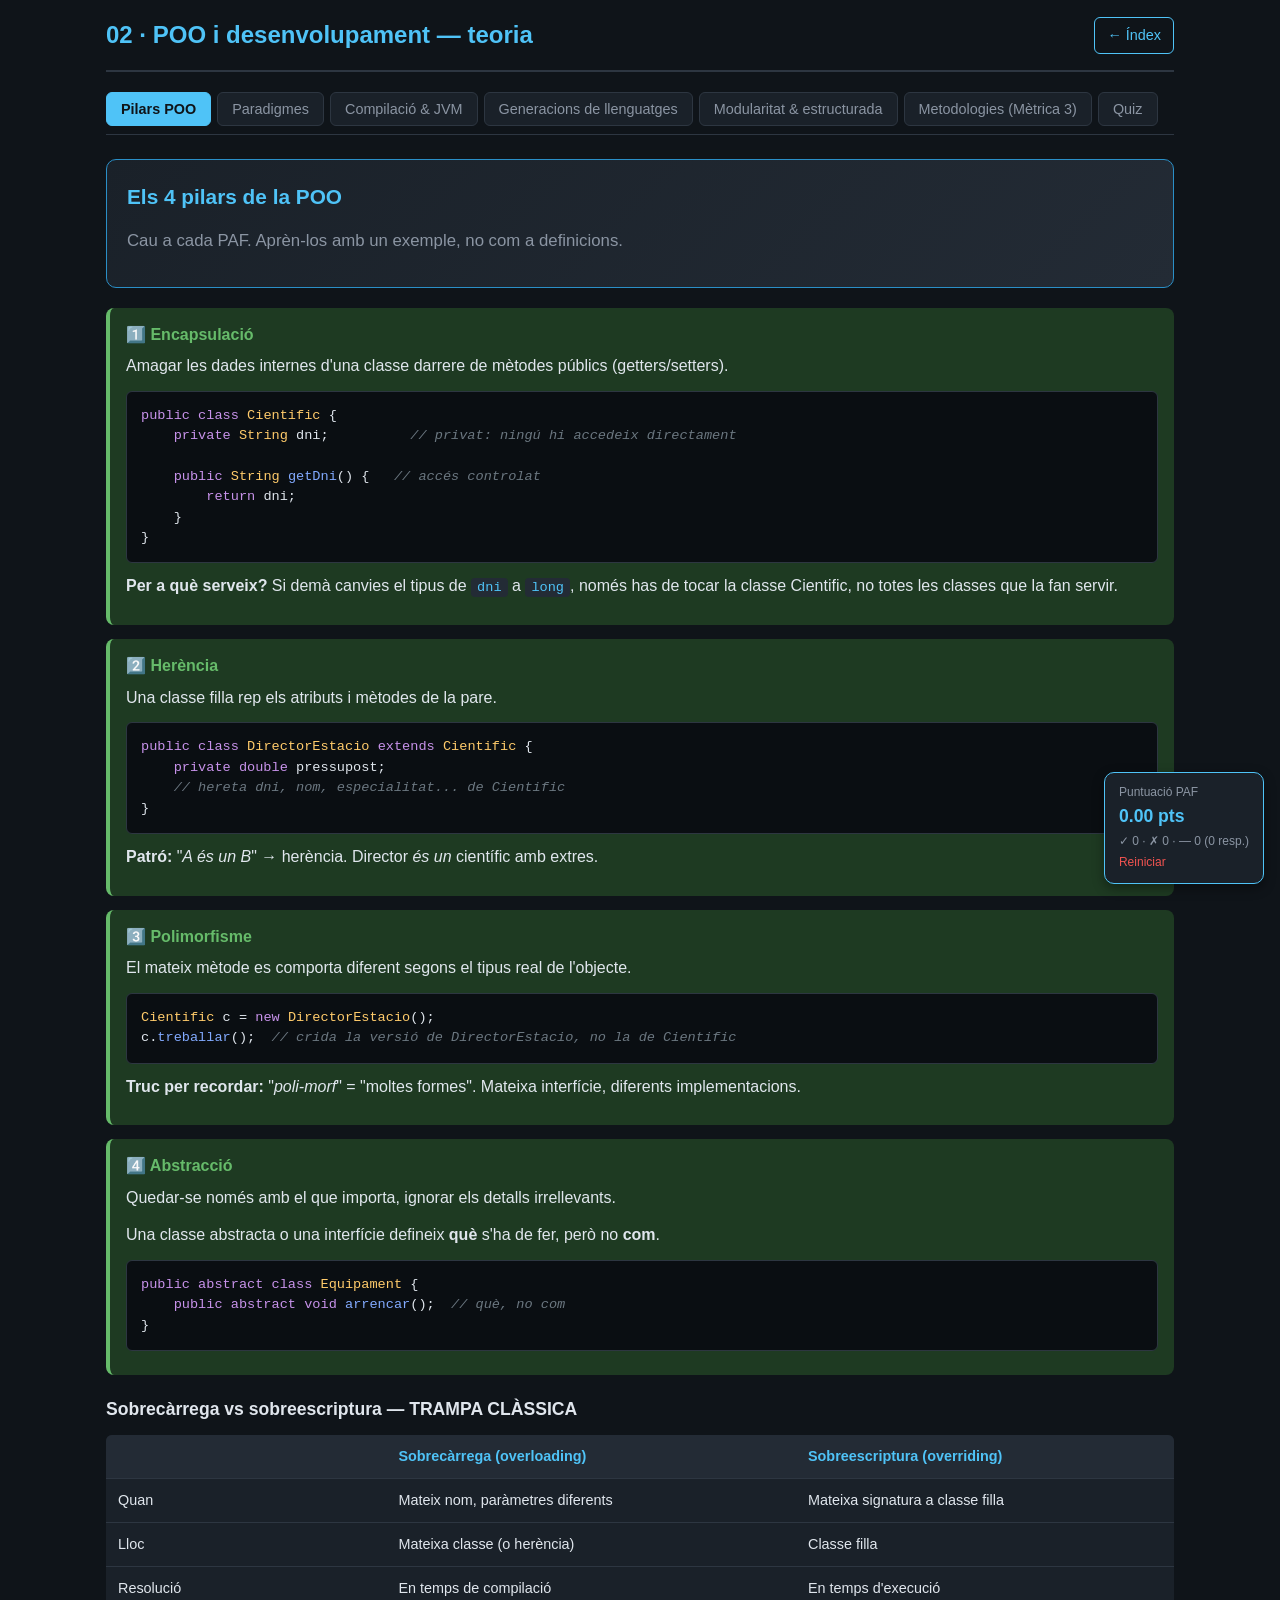
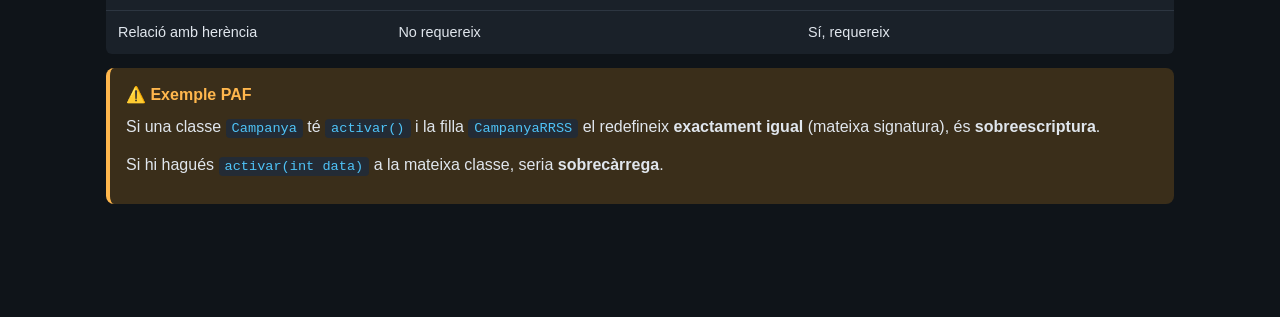
<file: 02_poo_teoria.html>
<!DOCTYPE html>
<html lang="ca">
<head>
<meta charset="UTF-8">
<meta name="viewport" content="width=device-width, initial-scale=1.0">
<title>02 · POO i teoria — Repàs PAF M0487</title>
<link rel="stylesheet" href="styles.css">
</head>
<body>

<header>
  <h1>02 · POO i desenvolupament — teoria</h1>
  <a class="back" href="index.html">← Índex</a>
</header>

<div class="tabs">
  <button class="tab" onclick="showTab('poo', this)">Pilars POO</button>
  <button class="tab" onclick="showTab('paradigmes', this)">Paradigmes</button>
  <button class="tab" onclick="showTab('compilacio', this)">Compilació & JVM</button>
  <button class="tab" onclick="showTab('generacions', this)">Generacions de llenguatges</button>
  <button class="tab" onclick="showTab('modular', this)">Modularitat & estructurada</button>
  <button class="tab" onclick="showTab('metrica', this)">Metodologies (Mètrica 3)</button>
  <button class="tab" onclick="showTab('quiz', this)">Quiz</button>
</div>

<!-- =================== PILARS POO =================== -->
<section id="poo" class="section">
  <div class="hero">
    <h2>Els 4 pilars de la POO</h2>
    <p class="lead">Cau a cada PAF. Aprèn-los amb un exemple, no com a definicions.</p>
  </div>

  <div class="card good">
    <div class="card-title">1️⃣ Encapsulació</div>
    <p>Amagar les dades internes d'una classe darrere de mètodes públics (getters/setters).</p>
    <pre><code><span class="kw">public class</span> <span class="typ">Cientific</span> {
    <span class="kw">private</span> <span class="typ">String</span> dni;          <span class="com">// privat: ningú hi accedeix directament</span>

    <span class="kw">public</span> <span class="typ">String</span> <span class="fn">getDni</span>() {   <span class="com">// accés controlat</span>
        <span class="kw">return</span> dni;
    }
}</code></pre>
    <p><strong>Per a què serveix?</strong> Si demà canvies el tipus de <code>dni</code> a <code>long</code>, només has de tocar la classe Cientific, no totes les classes que la fan servir.</p>
  </div>

  <div class="card good">
    <div class="card-title">2️⃣ Herència</div>
    <p>Una classe filla rep els atributs i mètodes de la pare.</p>
    <pre><code><span class="kw">public class</span> <span class="typ">DirectorEstacio</span> <span class="kw">extends</span> <span class="typ">Cientific</span> {
    <span class="kw">private double</span> pressupost;
    <span class="com">// hereta dni, nom, especialitat... de Cientific</span>
}</code></pre>
    <p><strong>Patró:</strong> "<em>A és un B</em>" → herència. Director <em>és un</em> científic amb extres.</p>
  </div>

  <div class="card good">
    <div class="card-title">3️⃣ Polimorfisme</div>
    <p>El mateix mètode es comporta diferent segons el tipus real de l'objecte.</p>
    <pre><code><span class="typ">Cientific</span> c = <span class="kw">new</span> <span class="typ">DirectorEstacio</span>();
c.<span class="fn">treballar</span>();  <span class="com">// crida la versió de DirectorEstacio, no la de Cientific</span></code></pre>
    <p><strong>Truc per recordar:</strong> "<em>poli-morf</em>" = "moltes formes". Mateixa interfície, diferents implementacions.</p>
  </div>

  <div class="card good">
    <div class="card-title">4️⃣ Abstracció</div>
    <p>Quedar-se només amb el que importa, ignorar els detalls irrellevants.</p>
    <p>Una classe abstracta o una interfície defineix <strong>què</strong> s'ha de fer, però no <strong>com</strong>.</p>
    <pre><code><span class="kw">public abstract class</span> <span class="typ">Equipament</span> {
    <span class="kw">public abstract void</span> <span class="fn">arrencar</span>();  <span class="com">// què, no com</span>
}</code></pre>
  </div>

  <h3>Sobrecàrrega vs sobreescriptura — TRAMPA CLÀSSICA</h3>
  <table>
    <tr><th></th><th>Sobrecàrrega (overloading)</th><th>Sobreescriptura (overriding)</th></tr>
    <tr><td>Quan</td><td>Mateix nom, paràmetres diferents</td><td>Mateixa signatura a classe filla</td></tr>
    <tr><td>Lloc</td><td>Mateixa classe (o herència)</td><td>Classe filla</td></tr>
    <tr><td>Resolució</td><td>En temps de compilació</td><td>En temps d'execució</td></tr>
    <tr><td>Relació amb herència</td><td>No requereix</td><td>Sí, requereix</td></tr>
  </table>

  <div class="card warn">
    <div class="card-title">⚠️ Exemple PAF</div>
    <p>Si una classe <code>Campanya</code> té <code>activar()</code> i la filla <code>CampanyaRRSS</code> el redefineix <strong>exactament igual</strong> (mateixa signatura), és <strong>sobreescriptura</strong>.</p>
    <p>Si hi hagués <code>activar(int data)</code> a la mateixa classe, seria <strong>sobrecàrrega</strong>.</p>
  </div>
</section>

<!-- =================== PARADIGMES =================== -->
<section id="paradigmes" class="section">
  <h2>Paradigmes de programació</h2>

  <table>
    <tr><th>Paradigma</th><th>Idea</th><th>Llenguatges</th><th>Exemple mental</th></tr>
    <tr>
      <td><strong>Imperatiu</strong></td>
      <td>Seqüència d'instruccions que modifiquen l'estat</td>
      <td>C, Pascal</td>
      <td>Una recepta de cuina: pas 1, pas 2, pas 3...</td>
    </tr>
    <tr>
      <td><strong>Orientat a objectes</strong></td>
      <td>Objectes amb estat i comportament</td>
      <td>Java, C++, Python</td>
      <td>Una empresa amb empleats que fan tasques</td>
    </tr>
    <tr>
      <td><strong>Funcional</strong></td>
      <td>Funcions sense efectes secundaris</td>
      <td>Haskell, Lisp, parts de JS</td>
      <td>Una calculadora: f(x) sempre dóna el mateix resultat</td>
    </tr>
    <tr>
      <td><strong>Lògic</strong></td>
      <td>Regles i deduccions</td>
      <td>Prolog</td>
      <td>Un detectiu deduint a partir de fets</td>
    </tr>
    <tr>
      <td><strong>Declaratiu</strong></td>
      <td>Dius <em>què</em> vols, no <em>com</em></td>
      <td>SQL, HTML</td>
      <td>"Vull tots els clients de Barcelona", no et preocupes del com</td>
    </tr>
  </table>

  <div class="card info">
    <div class="card-title">💡 La pregunta tipus PAF</div>
    <p>"Quin paradigma es basa en l'aplicació de regles lògiques per deduir conclusions?" → <strong>Lògic</strong>.</p>
    <p>"Quin paradigma utilitza funcions matemàtiques pures?" → <strong>Funcional</strong>.</p>
  </div>
</section>

<!-- =================== COMPILACIÓ =================== -->
<section id="compilacio" class="section">
  <h2>Compilació, interpretació i JVM</h2>

  <h3>El procés: codi font → execució</h3>
  <pre><code>codi font (.java)
       │
       │ <span class="fn">javac</span> = COMPILACIÓ
       ▼
bytecode (.class)
       │
       │ JVM = INTERPRETACIÓ / JIT
       ▼
codi màquina (s'executa)</code></pre>

  <h3>Diferències clau</h3>
  <table>
    <tr><th>Procés</th><th>Què fa</th><th>Eina</th></tr>
    <tr>
      <td><strong>Compilació</strong></td>
      <td>Tradueix codi font a un format que la màquina o la VM entén</td>
      <td>Compilador (javac, gcc)</td>
    </tr>
    <tr>
      <td><strong>Enllaçament (linking)</strong></td>
      <td>Combina diversos mòduls compilats + biblioteques en un executable</td>
      <td>Enllaçador (linker)</td>
    </tr>
    <tr>
      <td><strong>Interpretació</strong></td>
      <td>Llegeix codi font o bytecode i l'executa <strong>línia a línia</strong></td>
      <td>Intèrpret (JVM, Python)</td>
    </tr>
    <tr>
      <td><strong>Execució</strong></td>
      <td>El processador (real o virtual) corre les instruccions</td>
      <td>CPU o VM</td>
    </tr>
  </table>

  <div class="card good">
    <div class="card-title">JVM (Java Virtual Machine)</div>
    <p>El gran avantatge de Java: <strong>"Write Once, Run Anywhere"</strong>.</p>
    <ul>
      <li>Compiles una vegada a <strong>bytecode</strong> (.class).</li>
      <li>El bytecode el pot executar qualsevol JVM (Windows, Mac, Linux...).</li>
      <li><strong>Portabilitat</strong> = no has de recompilar per a cada SO.</li>
    </ul>
  </div>

  <div class="card warn">
    <div class="card-title">⚠️ Trampa de la PAF</div>
    <p>"La JVM permet principalment..." NO és "executar més ràpid que codi natiu" (això és fals — el codi natiu sempre és més ràpid). La resposta és la <strong>portabilitat</strong>.</p>
  </div>

  <h3>Biblioteca vs framework</h3>
  <table>
    <tr><th></th><th>Biblioteca</th><th>Framework</th></tr>
    <tr><td>Qui crida a qui</td><td>Tu crides la biblioteca</td><td>El framework et crida a tu ("inversió de control")</td></tr>
    <tr><td>Exemple</td><td><code>Math.sqrt()</code></td><td>Spring Boot (gestiona el cicle de vida sencer)</td></tr>
  </table>
</section>

<!-- =================== GENERACIONS =================== -->
<section id="generacions" class="section">
  <h2>Generacions de llenguatges de programació</h2>

  <table>
    <tr><th>Gen.</th><th>Tipus</th><th>Exemple</th><th>Característica</th></tr>
    <tr>
      <td><strong>1G</strong></td>
      <td>Codi màquina</td>
      <td>Binari (0/1)</td>
      <td>Directe per al processador, illegible per humans</td>
    </tr>
    <tr>
      <td><strong>2G</strong></td>
      <td>Codi simbòlic</td>
      <td>Assemblador</td>
      <td><strong>Mnemotècnics</strong> (MOV, ADD, JMP). 1:1 amb codi màquina</td>
    </tr>
    <tr>
      <td><strong>3G</strong></td>
      <td>Alt nivell</td>
      <td>C, Java, Python</td>
      <td>Estructures de control, abstracció</td>
    </tr>
    <tr>
      <td><strong>4G</strong></td>
      <td>Específic de domini</td>
      <td>SQL, R, MATLAB</td>
      <td><strong>Declaratiu</strong>, orientat a un problema concret</td>
    </tr>
    <tr>
      <td><strong>5G</strong></td>
      <td>Lògic / IA</td>
      <td>Prolog</td>
      <td>Dius <em>què</em> vols, el sistema dedueix <em>com</em></td>
    </tr>
  </table>

  <div class="card info">
    <div class="card-title">💡 Truc per recordar</div>
    <p>Com més gran la generació, més <strong>abstracta</strong> i menys properament a la màquina.</p>
    <p>"<strong>Mnemotècnic</strong>" sempre és <strong>2a generació</strong> (assemblador).</p>
  </div>
</section>

<!-- =================== MODULARITAT =================== -->
<section id="modular" class="section">
  <h2>Modularitat i programació estructurada</h2>

  <h3>Modularitat</h3>
  <p>Dividir un programa en parts <strong>independents i funcionalment tancades</strong>.</p>

  <div class="card good">
    <div class="card-title">Avantatges</div>
    <ul>
      <li><strong>Reutilització:</strong> el mateix mòdul serveix per a múltiples projectes</li>
      <li><strong>Manteniment:</strong> arreglar un bug només afecta un mòdul</li>
      <li><strong>Treball en equip:</strong> cada persona pot tocar el seu mòdul</li>
      <li><strong>Testing:</strong> es proven mòduls per separat</li>
    </ul>
  </div>

  <h3>Teorema de l'estructura (Böhm-Jacopini)</h3>
  <p>Qualsevol algorisme es pot construir amb només <strong>3 estructures de control</strong>:</p>
  <ol>
    <li><strong>Seqüència</strong> — una instrucció després d'una altra</li>
    <li><strong>Selecció</strong> — <code>if / else / switch</code></li>
    <li><strong>Iteració</strong> — <code>while / for / do-while</code></li>
  </ol>

  <div class="card bad">
    <div class="card-title">❌ El que NO entra al teorema</div>
    <p><strong>GOTO</strong> (salts incondicionals). La programació estructurada va sorgir precisament per <strong>eliminar</strong> els GOTOs, perquè feien el codi inseguible ("codi espagueti").</p>
  </div>

  <h3>Conceptes relacionats</h3>
  <table>
    <tr><th>Concepte</th><th>Significat</th></tr>
    <tr><td><strong>Cohesió</strong></td><td>Com de relacionades estan les responsabilitats dins un mòdul. <strong>Alta cohesió = bo</strong>.</td></tr>
    <tr><td><strong>Acoblament</strong></td><td>Com de dependents són els mòduls entre si. <strong>Baix acoblament = bo</strong>.</td></tr>
    <tr><td><strong>Jerarquia</strong></td><td>Organització en nivells (mòduls que en contenen d'altres).</td></tr>
  </table>
</section>

<!-- =================== METRICA 3 =================== -->
<section id="metrica" class="section">
  <h2>Metodologies de desenvolupament — Mètrica 3</h2>

  <p>Metodologia espanyola per al desenvolupament de sistemes d'informació. Les seves <strong>4 fases</strong> cauen a la PAF:</p>

  <div class="card info">
    <div class="card-title">1. Estudi de viabilitat (EVS)</div>
    <p>"Val la pena fer aquest projecte?" Anàlisi de cost-benefici, possibilitats tècniques.</p>
  </div>

  <div class="card info">
    <div class="card-title">2. Anàlisi del sistema d'informació (ASI)</div>
    <p>"Què ha de fer el sistema?" Recull de requisits, casos d'ús, model conceptual.</p>
    <p><strong>Aquí es fa l'especificació detallada de QUÈ.</strong></p>
  </div>

  <div class="card good">
    <div class="card-title">3. Disseny del sistema d'informació (DSI)</div>
    <p>"Com ho farem?" Arquitectura, disseny de classes, base de dades, interfícies.</p>
    <p><strong>Aquí es fa l'especificació detallada de COM.</strong></p>
  </div>

  <div class="card info">
    <div class="card-title">4. Construcció i implantació (CSI / IAS)</div>
    <p>Codificació, proves, posada en producció.</p>
  </div>

  <div class="card info">
    <div class="card-title">5. Manteniment dels sistemes d'informació (MSI)</div>
    <p>Correctiu, evolutiu, adaptatiu, perfectiu.</p>
  </div>

  <div class="card warn">
    <div class="card-title">⚠️ Trampa clàssica</div>
    <p><strong>"En quina fase es realitza l'especificació detallada del sistema?"</strong></p>
    <p>Tothom contesta "Anàlisi" perquè sona lògic. Però la resposta correcta segons l'EAC2 és <strong>"Disseny del sistema d'informació"</strong> — l'anàlisi diu QUÈ ha de fer, el disseny detalla COM.</p>
    <p>Atenció: hi ha PAFs on s'accepta "Anàlisi" si la pregunta s'enfoca cap als requisits. Llegeix bé l'enunciat.</p>
  </div>

  <h3>Altres metodologies que poden caure</h3>
  <table>
    <tr><th>Metodologia</th><th>Característica</th></tr>
    <tr><td>Cascada</td><td>Fases seqüencials, no es torna enrere</td></tr>
    <tr><td>Iterativa</td><td>Cicles repetits amb millores</td></tr>
    <tr><td>Espiral</td><td>Anàlisi de riscos en cada cicle</td></tr>
    <tr><td>Àgil (Scrum, XP)</td><td>Sprints curts, feedback continu</td></tr>
  </table>
</section>

<!-- =================== QUIZ =================== -->
<section id="quiz" class="section">
  <h2>Quiz — POO i teoria (12 preguntes)</h2>
  <p style="color:var(--text-dim);font-size:0.9rem;">Quiz d'autoavaluació (no compta a la puntuació PAF).</p>

  <div class="quiz">

    <div class="q">
      <div class="q-text">1. Quin pilar de la POO permet que una classe filla rebi atributs i mètodes de la pare?</div>
      <div class="opts">
        <button class="opt" data-opt="a" onclick="answer(this,'c','t1')">a) Encapsulació</button>
        <button class="opt" data-opt="b" onclick="answer(this,'c','t1')">b) Abstracció</button>
        <button class="opt" data-opt="c" onclick="answer(this,'c','t1')">c) Herència</button>
        <button class="opt" data-opt="d" onclick="answer(this,'c','t1')">d) Polimorfisme</button>
      </div>
      <div class="explain" id="exp_t1">Herència = "és un". Una classe filla hereta tot el que té la pare. Polimorfisme és una conseqüència útil de l'herència, però el mecanisme bàsic és l'herència.</div>
    </div>

    <div class="q">
      <div class="q-text">2. Si <code>Campanya</code> té el mètode <code>activar()</code> i <code>CampanyaRRSS</code> el redefineix amb la mateixa signatura, és:</div>
      <div class="opts">
        <button class="opt" data-opt="a" onclick="answer(this,'b','t2')">a) Sobrecàrrega</button>
        <button class="opt" data-opt="b" onclick="answer(this,'b','t2')">b) Sobreescriptura</button>
        <button class="opt" data-opt="c" onclick="answer(this,'b','t2')">c) Encapsulació</button>
        <button class="opt" data-opt="d" onclick="answer(this,'b','t2')">d) Una interfície</button>
      </div>
      <div class="explain" id="exp_t2">Sobreescriptura: mateixa signatura, classe filla redefineix el comportament. Sobrecàrrega seria a la mateixa classe amb paràmetres diferents.</div>
    </div>

    <div class="q">
      <div class="q-text">3. El procés de traducció del codi font a un format que el processador entén (directament o via VM) s'anomena:</div>
      <div class="opts">
        <button class="opt" data-opt="a" onclick="answer(this,'b','t3')">a) Enllaçament</button>
        <button class="opt" data-opt="b" onclick="answer(this,'b','t3')">b) Compilació</button>
        <button class="opt" data-opt="c" onclick="answer(this,'b','t3')">c) Execució</button>
        <button class="opt" data-opt="d" onclick="answer(this,'b','t3')">d) Interpretació</button>
      </div>
      <div class="explain" id="exp_t3">Compilació = traducció. L'enllaçament és el pas posterior que junta mòduls. Execució és córrer el codi ja traduït.</div>
    </div>

    <div class="q">
      <div class="q-text">4. La JVM permet principalment:</div>
      <div class="opts">
        <button class="opt" data-opt="a" onclick="answer(this,'d','t4')">a) Executar codi més ràpid que el natiu</button>
        <button class="opt" data-opt="b" onclick="answer(this,'d','t4')">b) Escriure codi directament en binari</button>
        <button class="opt" data-opt="c" onclick="answer(this,'d','t4')">c) Generar GUI automàticament</button>
        <button class="opt" data-opt="d" onclick="answer(this,'d','t4')">d) Portabilitat entre diferents plataformes</button>
      </div>
      <div class="explain" id="exp_t4">"Write once, run anywhere". El bytecode compila una vegada i corre a qualsevol SO amb JVM.</div>
    </div>

    <div class="q">
      <div class="q-text">5. Un llenguatge que usa codis mnemotècnics (MOV, ADD, JMP) és de:</div>
      <div class="opts">
        <button class="opt" data-opt="a" onclick="answer(this,'b','t5')">a) Primera generació</button>
        <button class="opt" data-opt="b" onclick="answer(this,'b','t5')">b) Segona generació</button>
        <button class="opt" data-opt="c" onclick="answer(this,'b','t5')">c) Quarta generació</button>
        <button class="opt" data-opt="d" onclick="answer(this,'b','t5')">d) Cinquena generació</button>
      </div>
      <div class="explain" id="exp_t5">Assemblador = 2G. La 1G és el binari pur. SQL és 4G, Prolog és 5G.</div>
    </div>

    <div class="q">
      <div class="q-text">6. Dividir un programa en parts independents i tancades funcionalment es coneix com:</div>
      <div class="opts">
        <button class="opt" data-opt="a" onclick="answer(this,'a','t6')">a) Modularitat</button>
        <button class="opt" data-opt="b" onclick="answer(this,'a','t6')">b) Jerarquia</button>
        <button class="opt" data-opt="c" onclick="answer(this,'a','t6')">c) Compilació</button>
        <button class="opt" data-opt="d" onclick="answer(this,'a','t6')">d) Interpretació</button>
      </div>
      <div class="explain" id="exp_t6">Modularitat. Jerarquia és l'organització en nivells però no l'acte de dividir.</div>
    </div>

    <div class="q">
      <div class="q-text">7. Quin paradigma es basa en regles lògiques per deduir conclusions?</div>
      <div class="opts">
        <button class="opt" data-opt="a" onclick="answer(this,'c','t7')">a) Imperatiu</button>
        <button class="opt" data-opt="b" onclick="answer(this,'c','t7')">b) Funcional</button>
        <button class="opt" data-opt="c" onclick="answer(this,'c','t7')">c) Lògic</button>
        <button class="opt" data-opt="d" onclick="answer(this,'c','t7')">d) Orientat a objectes</button>
      </div>
      <div class="explain" id="exp_t7">El paradigma lògic (Prolog) parteix de fets i regles, dedueix conclusions. El funcional es basa en funcions matemàtiques pures.</div>
    </div>

    <div class="q">
      <div class="q-text">8. A Mètrica 3, l'especificació detallada del sistema es realitza a:</div>
      <div class="opts">
        <button class="opt" data-opt="a" onclick="answer(this,'a','t8')">a) Disseny del sistema d'informació</button>
        <button class="opt" data-opt="b" onclick="answer(this,'a','t8')">b) Manteniment</button>
        <button class="opt" data-opt="c" onclick="answer(this,'a','t8')">c) Estudi de viabilitat</button>
        <button class="opt" data-opt="d" onclick="answer(this,'a','t8')">d) Anàlisi del sistema</button>
      </div>
      <div class="explain" id="exp_t8">Aquesta és la resposta segons la solució oficial de l'EAC2. Anàlisi = QUÈ ha de fer. Disseny = COM es farà (especificació detallada). Atenció: és una pregunta amb matís — llegeix l'enunciat de la PAF amb cura.</div>
    </div>

    <div class="q">
      <div class="q-text">9. Quin element NO forma part de la programació estructurada segons el teorema de l'estructura?</div>
      <div class="opts">
        <button class="opt" data-opt="a" onclick="answer(this,'d','t9')">a) Seqüència</button>
        <button class="opt" data-opt="b" onclick="answer(this,'d','t9')">b) Selecció</button>
        <button class="opt" data-opt="c" onclick="answer(this,'d','t9')">c) Iteració</button>
        <button class="opt" data-opt="d" onclick="answer(this,'d','t9')">d) GOTO (salts incondicionals)</button>
      </div>
      <div class="explain" id="exp_t9">Böhm-Jacopini: qualsevol algorisme es pot fer amb seqüència, selecció i iteració. El GOTO és justament el que la prog. estructurada va eliminar.</div>
    </div>

    <div class="q">
      <div class="q-text">10. Conjunt de codi predefinit que facilita la tasca de codificació:</div>
      <div class="opts">
        <button class="opt" data-opt="a" onclick="answer(this,'c','t10')">a) Enllaçador</button>
        <button class="opt" data-opt="b" onclick="answer(this,'c','t10')">b) Compilador</button>
        <button class="opt" data-opt="c" onclick="answer(this,'c','t10')">c) Biblioteca</button>
        <button class="opt" data-opt="d" onclick="answer(this,'c','t10')">d) Intèrpret</button>
      </div>
      <div class="explain" id="exp_t10">Biblioteca = codi reusable. Si fos un framework, el codi et cridaria a tu en lloc de tu cridar-lo a ell.</div>
    </div>

    <div class="q">
      <div class="q-text">11. L'encapsulació serveix principalment per:</div>
      <div class="opts">
        <button class="opt" data-opt="a" onclick="answer(this,'c','t11')">a) Permetre l'herència múltiple</button>
        <button class="opt" data-opt="b" onclick="answer(this,'c','t11')">b) Compilar més ràpid</button>
        <button class="opt" data-opt="c" onclick="answer(this,'c','t11')">c) Amagar els detalls interns i controlar l'accés a les dades</button>
        <button class="opt" data-opt="d" onclick="answer(this,'c','t11')">d) Sobrecarregar mètodes</button>
      </div>
      <div class="explain" id="exp_t11">Encapsulació = ocultació + accés controlat. Si demà canvies com s'emmagatzemen les dades, només toques la classe.</div>
    </div>

    <div class="q">
      <div class="q-text">12. La diferència principal entre sobrecàrrega i sobreescriptura és:</div>
      <div class="opts">
        <button class="opt" data-opt="a" onclick="answer(this,'b','t12')">a) Sobrecàrrega requereix herència, sobreescriptura no</button>
        <button class="opt" data-opt="b" onclick="answer(this,'b','t12')">b) Sobrecàrrega usa paràmetres diferents, sobreescriptura manté la signatura</button>
        <button class="opt" data-opt="c" onclick="answer(this,'b','t12')">c) Sobreescriptura es resol en compilació, sobrecàrrega en execució</button>
        <button class="opt" data-opt="d" onclick="answer(this,'b','t12')">d) Sobrecàrrega només existeix amb interfícies</button>
      </div>
      <div class="explain" id="exp_t12">Sobrecàrrega = mateix nom, diferent llista de paràmetres (mateixa classe). Sobreescriptura = mateixa signatura, classe filla redefineix. L'opció c és al revés: sobrecàrrega és en compilació, sobreescriptura en execució.</div>
    </div>

  </div>
</section>

<div id="tracker" class="tracker"></div>
<script src="shared.js"></script>
</body>
</html>
</file>
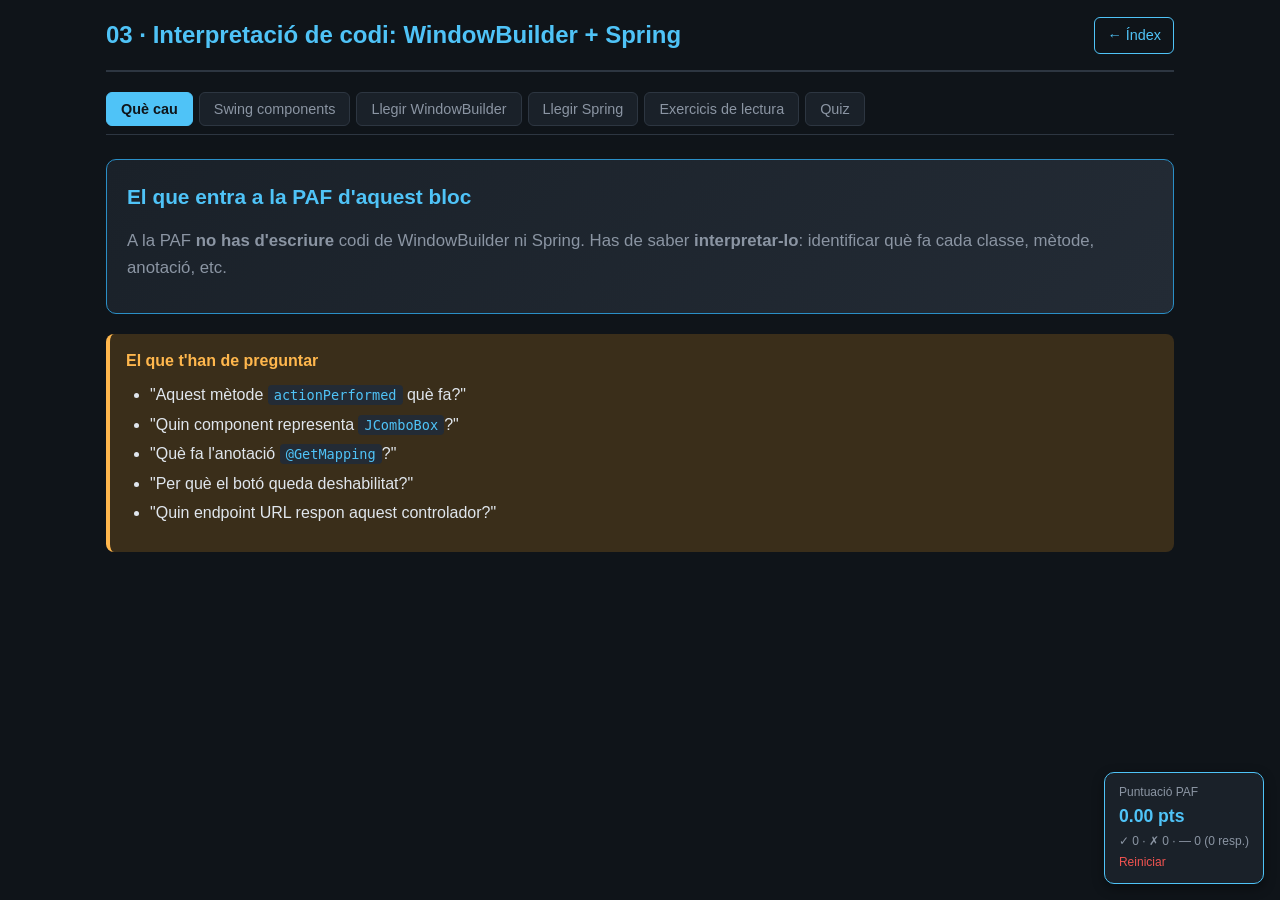
<file: 03_windowbuilder_spring.html>
<!DOCTYPE html>
<html lang="ca">
<head>
<meta charset="UTF-8">
<meta name="viewport" content="width=device-width, initial-scale=1.0">
<title>03 · WindowBuilder + Spring — Repàs PAF M0487</title>
<link rel="stylesheet" href="styles.css">
</head>
<body>

<header>
  <h1>03 · Interpretació de codi: WindowBuilder + Spring</h1>
  <a class="back" href="index.html">← Índex</a>
</header>

<div class="tabs">
  <button class="tab" onclick="showTab('intro', this)">Què cau</button>
  <button class="tab" onclick="showTab('swing', this)">Swing components</button>
  <button class="tab" onclick="showTab('wb', this)">Llegir WindowBuilder</button>
  <button class="tab" onclick="showTab('spring', this)">Llegir Spring</button>
  <button class="tab" onclick="showTab('exercicis', this)">Exercicis de lectura</button>
  <button class="tab" onclick="showTab('quiz', this)">Quiz</button>
</div>

<!-- =================== INTRO =================== -->
<section id="intro" class="section">
  <div class="hero">
    <h2>El que entra a la PAF d'aquest bloc</h2>
    <p class="lead">A la PAF <strong>no has d'escriure</strong> codi de WindowBuilder ni Spring. Has de saber <strong>interpretar-lo</strong>: identificar què fa cada classe, mètode, anotació, etc.</p>
  </div>

  <div class="card warn">
    <div class="card-title">El que t'han de preguntar</div>
    <ul>
      <li>"Aquest mètode <code>actionPerformed</code> què fa?"</li>
      <li>"Quin component representa <code>JComboBox</code>?"</li>
      <li>"Què fa l'anotació <code>@GetMapping</code>?"</li>
      <li>"Per què el botó queda deshabilitat?"</li>
      <li>"Quin endpoint URL respon aquest controlador?"</li>
    </ul>
  </div>
</section>

<!-- =================== SWING =================== -->
<section id="swing" class="section">
  <h2>Components Swing — el que has fet servir a l'EAC2</h2>

  <table>
    <tr><th>Component</th><th>Què és</th><th>Mètodes clau</th></tr>
    <tr>
      <td><code>JFrame</code></td>
      <td>La finestra principal</td>
      <td><code>setVisible(true)</code>, <code>setTitle(...)</code>, <code>setSize(w,h)</code></td>
    </tr>
    <tr>
      <td><code>JPanel</code></td>
      <td>Contenidor per agrupar components</td>
      <td><code>add(...)</code>, <code>setLayout(...)</code></td>
    </tr>
    <tr>
      <td><code>JLabel</code></td>
      <td>Text no editable</td>
      <td><code>setText(...)</code>, <code>getText()</code></td>
    </tr>
    <tr>
      <td><code>JTextField</code></td>
      <td>Caixa de text d'una línia</td>
      <td><code>getText()</code>, <code>setText(...)</code>, <code>setEditable(b)</code>, <code>requestFocus()</code>, <code>selectAll()</code></td>
    </tr>
    <tr>
      <td><code>JTextArea</code></td>
      <td>Caixa de text multi-línia</td>
      <td>Igual que JTextField + <code>append(...)</code></td>
    </tr>
    <tr>
      <td><code>JButton</code></td>
      <td>Botó clicable</td>
      <td><code>setEnabled(b)</code>, <code>addActionListener(...)</code></td>
    </tr>
    <tr>
      <td><code>JComboBox</code></td>
      <td>Desplegable</td>
      <td><code>getSelectedIndex()</code>, <code>getSelectedItem()</code>, <code>addItem(...)</code>, <code>getItemCount()</code></td>
    </tr>
    <tr>
      <td><code>JCheckBox</code></td>
      <td>Casella de selecció</td>
      <td><code>isSelected()</code></td>
    </tr>
  </table>

  <h3>Propietats que sempre cauen</h3>
  <div class="card info">
    <div class="card-title">setEnabled / setEditable</div>
    <pre><code>txtAntiguitat.<span class="fn">setEditable</span>(<span class="kw">false</span>); <span class="com">// no es pot escriure dins</span>
btnValidar.<span class="fn">setEnabled</span>(<span class="kw">false</span>);    <span class="com">// no es pot clicar</span></code></pre>
    <p><strong>Diferència:</strong></p>
    <ul>
      <li><code>setEditable</code> només existeix a camps de text — bloqueja l'escriptura però es pot seleccionar/copiar.</li>
      <li><code>setEnabled</code> existeix a tots els components — bloqueja interacció i es veu en gris.</li>
    </ul>
  </div>

  <div class="card good">
    <div class="card-title">Tooltips (text d'ajut)</div>
    <pre><code>txtAntiguitat.<span class="fn">setToolTipText</span>(<span class="str">"Nombre enter entre 0 i 150"</span>);</code></pre>
    <p>Apareix quan l'usuari hi passa el ratolí per sobre. <strong>L'enunciat EAC2 ho demanava explícitament</strong> per a cada quadre de text editable.</p>
  </div>

  <div class="card warn">
    <div class="card-title">⚠️ Seleccionar tot + focus (truc per errors)</div>
    <p>Quan validació falla, has de ressaltar el camp incorrecte:</p>
    <pre><code>txtAntiguitat.<span class="fn">requestFocus</span>();
txtAntiguitat.<span class="fn">selectAll</span>();</code></pre>
    <p><strong>Ordre crític:</strong> primer focus, després selecció. Si ho fas al revés, el focus deselecciona la selecció.</p>
  </div>
</section>

<!-- =================== WB CODE =================== -->
<section id="wb" class="section">
  <h2>Llegir codi generat per WindowBuilder</h2>

  <h3>Estructura típica d'una classe Swing</h3>
  <pre><code><span class="kw">public class</span> <span class="typ">PressupostMarketing</span> {

    <span class="kw">private</span> <span class="typ">JFrame</span> frame;
    <span class="kw">private</span> <span class="typ">JTextField</span> txtAntiguitat;
    <span class="kw">private</span> <span class="typ">JComboBox</span>&lt;<span class="typ">String</span>&gt; comboPack;
    <span class="kw">private</span> <span class="typ">JButton</span> btnValidar;
    <span class="kw">private</span> <span class="typ">JTextArea</span> txtErrors;

    <span class="com">// 1. Mètode main: arrenca l'app</span>
    <span class="kw">public static void</span> <span class="fn">main</span>(<span class="typ">String</span>[] args) {
        <span class="typ">EventQueue</span>.<span class="fn">invokeLater</span>(() -&gt; {
            <span class="kw">try</span> {
                <span class="typ">PressupostMarketing</span> window = <span class="kw">new</span> <span class="typ">PressupostMarketing</span>();
                window.frame.<span class="fn">setVisible</span>(<span class="kw">true</span>);
            } <span class="kw">catch</span> (<span class="typ">Exception</span> e) {
                e.<span class="fn">printStackTrace</span>();
            }
        });
    }

    <span class="com">// 2. Constructor: crida initialize()</span>
    <span class="kw">public</span> <span class="fn">PressupostMarketing</span>() {
        <span class="fn">initialize</span>();
    }

    <span class="com">// 3. Crea tota la GUI</span>
    <span class="kw">private void</span> <span class="fn">initialize</span>() {
        frame = <span class="kw">new</span> <span class="typ">JFrame</span>();
        frame.<span class="fn">setTitle</span>(<span class="str">"Pressupost - ElRahali"</span>);
        frame.<span class="fn">setBounds</span>(<span class="num">100</span>, <span class="num">100</span>, <span class="num">600</span>, <span class="num">500</span>);

        txtAntiguitat = <span class="kw">new</span> <span class="typ">JTextField</span>();
        txtAntiguitat.<span class="fn">setToolTipText</span>(<span class="str">"Anys (0-150)"</span>);

        btnValidar = <span class="kw">new</span> <span class="typ">JButton</span>(<span class="str">"Validar"</span>);
        btnValidar.<span class="fn">addActionListener</span>(e -&gt; <span class="fn">validar</span>());
    }

    <span class="com">// 4. Listener: lògica del botó</span>
    <span class="kw">private void</span> <span class="fn">validar</span>() {
        <span class="kw">try</span> {
            <span class="kw">int</span> anys = <span class="typ">Integer</span>.<span class="fn">parseInt</span>(txtAntiguitat.<span class="fn">getText</span>());
            <span class="kw">if</span> (anys &lt; <span class="num">0</span> || anys &gt; <span class="num">150</span>) {
                txtErrors.<span class="fn">setText</span>(<span class="str">"Antiguitat fora de rang"</span>);
                txtAntiguitat.<span class="fn">requestFocus</span>();
                txtAntiguitat.<span class="fn">selectAll</span>();
                <span class="kw">return</span>;
            }
            <span class="com">// Dades correctes: deshabilita Dades Client, habilita Campanya</span>
            txtAntiguitat.<span class="fn">setEnabled</span>(<span class="kw">false</span>);
            comboGestioXXSS.<span class="fn">setEnabled</span>(<span class="kw">true</span>);
        } <span class="kw">catch</span> (<span class="typ">NumberFormatException</span> ex) {
            txtErrors.<span class="fn">setText</span>(<span class="str">"L'antiguitat no és un nombre vàlid"</span>);
        }
    }
}</code></pre>

  <h3>Què mirar per "interpretar" aquest codi</h3>
  <div class="card info">
    <div class="card-title">1. Identificar els 4 blocs</div>
    <ol>
      <li><strong>main()</strong>: arrenca l'aplicació amb <code>EventQueue.invokeLater</code> (per al thread d'Swing).</li>
      <li><strong>Constructor</strong>: crida <code>initialize()</code>.</li>
      <li><strong>initialize()</strong>: crea i configura tots els components visuals.</li>
      <li><strong>Listeners</strong>: la lògica que reacciona als clics i canvis.</li>
    </ol>
  </div>

  <div class="card info">
    <div class="card-title">2. Identificar listeners</div>
    <p>Hi ha 2 sintaxis:</p>
    <pre><code><span class="com">// Clàssica (classe anònima)</span>
btnValidar.<span class="fn">addActionListener</span>(<span class="kw">new</span> <span class="typ">ActionListener</span>() {
    <span class="kw">public void</span> <span class="fn">actionPerformed</span>(<span class="typ">ActionEvent</span> e) {
        <span class="fn">validar</span>();
    }
});

<span class="com">// Lambda (moderna, més curta)</span>
btnValidar.<span class="fn">addActionListener</span>(e -&gt; <span class="fn">validar</span>());</code></pre>
    <p><strong>Totes dues fan el mateix.</strong> A la PAF, si veus <code>e -&gt;</code>, és una lambda; si veus <code>new ActionListener()</code>, és classe anònima.</p>
  </div>

  <div class="card warn">
    <div class="card-title">⚠️ Comprovacions de validació típiques</div>
    <p>Quan al codi veus aquest patró:</p>
    <pre><code><span class="kw">if</span> (combo.<span class="fn">getSelectedIndex</span>() == -<span class="num">1</span>) { ... }</code></pre>
    <p>Significa <strong>"l'usuari no ha seleccionat cap element del desplegable"</strong>. <code>-1</code> indica "res seleccionat".</p>
    <pre><code><span class="kw">if</span> (camp.<span class="fn">getText</span>().<span class="fn">isEmpty</span>()) { ... }</code></pre>
    <p>Significa "el camp està buit".</p>
  </div>
</section>

<!-- =================== SPRING =================== -->
<section id="spring" class="section">
  <h2>Llegir codi Spring Boot</h2>

  <h3>Mini-recordatori de l'EAC2 (Exercici 12)</h3>
  <p>El que vas fer: un controlador <code>Controlador</code> amb dos endpoints <code>/</code> i <code>/quintuple</code> que multiplica per 5 un nombre rebut.</p>

  <h3>Anotacions clau</h3>
  <table>
    <tr><th>Anotació</th><th>Què fa</th></tr>
    <tr><td><code>@SpringBootApplication</code></td><td>Marca la classe d'arrencada de Spring Boot</td></tr>
    <tr><td><code>@Controller</code></td><td>Marca una classe com a controlador web (retorna noms de vistes)</td></tr>
    <tr><td><code>@RestController</code></td><td>Igual però retorna directament dades JSON/text</td></tr>
    <tr><td><code>@GetMapping("/url")</code></td><td>Aquest mètode respon a peticions <strong>GET</strong> a la URL</td></tr>
    <tr><td><code>@PostMapping("/url")</code></td><td>Aquest mètode respon a peticions <strong>POST</strong></td></tr>
    <tr><td><code>@RequestParam</code></td><td>Captura un paràmetre de la URL (<code>?valor=5</code>)</td></tr>
    <tr><td><code>@PathVariable</code></td><td>Captura un fragment de la URL (<code>/quintuple/5</code>)</td></tr>
    <tr><td><code>@Autowired</code></td><td>Spring injecta automàticament una instància</td></tr>
  </table>

  <h3>Exemple complet (com el de l'EAC2)</h3>
  <pre><code><span class="kw">package</span> com.example.web;

<span class="kw">import</span> org.springframework.boot.SpringApplication;
<span class="kw">import</span> org.springframework.boot.autoconfigure.SpringBootApplication;
<span class="kw">import</span> org.springframework.stereotype.Controller;
<span class="kw">import</span> org.springframework.ui.Model;
<span class="kw">import</span> org.springframework.web.bind.annotation.GetMapping;
<span class="kw">import</span> org.springframework.web.bind.annotation.RequestParam;

<span class="anno">@SpringBootApplication</span>
<span class="anno">@Controller</span>
<span class="kw">public class</span> <span class="typ">Controlador</span> {

    <span class="kw">public static void</span> <span class="fn">main</span>(<span class="typ">String</span>[] args) {
        <span class="typ">SpringApplication</span>.<span class="fn">run</span>(<span class="typ">Controlador</span>.<span class="kw">class</span>, args);
    }

    <span class="anno">@GetMapping</span>(<span class="str">"/"</span>)
    <span class="kw">public</span> <span class="typ">String</span> <span class="fn">inici</span>() {
        <span class="kw">return</span> <span class="str">"formulari"</span>;  <span class="com">// nom de la vista (formulari.html)</span>
    }

    <span class="anno">@GetMapping</span>(<span class="str">"/quintuple"</span>)
    <span class="kw">public</span> <span class="typ">String</span> <span class="fn">quintuple</span>(<span class="anno">@RequestParam</span>(<span class="str">"valor"</span>) <span class="kw">int</span> valor,
                            <span class="typ">Model</span> model) {
        <span class="kw">int</span> resultat = valor * <span class="num">5</span>;
        model.<span class="fn">addAttribute</span>(<span class="str">"resultat"</span>, resultat);
        <span class="kw">return</span> <span class="str">"resultat"</span>;  <span class="com">// vista resultat.html</span>
    }
}</code></pre>

  <h3>Com llegir aquest codi a la PAF</h3>
  <div class="card good">
    <div class="card-title">Pregunta: "Quina URL respon aquest controlador?"</div>
    <p>Mira els <code>@GetMapping</code>: <code>/</code> i <code>/quintuple</code>. La URL completa seria <code>http://localhost:8080/quintuple?valor=10</code>.</p>
  </div>

  <div class="card good">
    <div class="card-title">Pregunta: "Què retorna el mètode <code>quintuple()</code>?"</div>
    <p>Retorna l'<strong>String</strong> <code>"resultat"</code>, que <strong>no és el resultat numèric</strong>! És el nom de la vista (la plantilla HTML que es renderitzarà). El resultat numèric es passa al model amb <code>model.addAttribute</code>.</p>
  </div>

  <div class="card good">
    <div class="card-title">Pregunta: "Per què cal <code>@RequestParam</code>?"</div>
    <p>Indica que el valor ve de la URL com a paràmetre (<code>?valor=10</code>). Sense l'anotació, Spring no sabria d'on treure el valor.</p>
  </div>

  <h3>Diferències clau: Spring Boot vs Servlet "tradicional"</h3>
  <table>
    <tr><th></th><th>Spring Boot</th><th>Servlet tradicional</th></tr>
    <tr><td>Servidor</td><td><strong>Tomcat embegut</strong> (no cal instal·lar)</td><td>Cal instal·lar i configurar Tomcat a part</td></tr>
    <tr><td>Configuració</td><td>Anotacions, gairebé zero XML</td><td>web.xml verbose</td></tr>
    <tr><td>Arrencada</td><td><code>main()</code> + <code>SpringApplication.run()</code></td><td>Desplegar WAR al servidor</td></tr>
    <tr><td>Mapping URL</td><td><code>@GetMapping</code> / <code>@PostMapping</code></td><td>Mètode <code>doGet</code> / <code>doPost</code> del servlet</td></tr>
  </table>
</section>

<!-- =================== EXERCICIS LECTURA =================== -->
<section id="exercicis" class="section">
  <h2>Exercicis de lectura (estil PAF)</h2>
  <p>Llegeix cada fragment i intenta respondre abans d'obrir el desplegable.</p>

  <details>
    <summary>📖 Exercici 1 — Què fa aquest listener?</summary>
    <pre><code>btnEsborrarTot.<span class="fn">addActionListener</span>(e -&gt; {
    txtAntiguitat.<span class="fn">setText</span>(<span class="str">""</span>);
    txtAntiguitat.<span class="fn">setEnabled</span>(<span class="kw">true</span>);
    comboPack.<span class="fn">setSelectedIndex</span>(-<span class="num">1</span>);
    comboGestioXXSS.<span class="fn">setEnabled</span>(<span class="kw">false</span>);
    txtErrors.<span class="fn">setText</span>(<span class="str">""</span>);
});</code></pre>
    <p><strong>Resposta:</strong> Quan es clica el botó "Esborrar tot": (1) buida el camp d'antiguitat, (2) el torna a habilitar, (3) desselecciona el combo del pack, (4) deshabilita el combo de gestió de XXSS (perquè ha de tornar a la fase de Dades Client), (5) neteja la caixa d'errors. És el reset complet de l'aplicació.</p>
  </details>

  <details>
    <summary>📖 Exercici 2 — Què fa aquest fragment d'Spring?</summary>
    <pre><code><span class="anno">@GetMapping</span>(<span class="str">"/calcula/{a}/{b}"</span>)
<span class="kw">public</span> <span class="typ">String</span> <span class="fn">calcula</span>(<span class="anno">@PathVariable</span> <span class="kw">int</span> a,
                      <span class="anno">@PathVariable</span> <span class="kw">int</span> b,
                      <span class="typ">Model</span> model) {
    model.<span class="fn">addAttribute</span>(<span class="str">"suma"</span>, a + b);
    <span class="kw">return</span> <span class="str">"calcul"</span>;
}</code></pre>
    <p><strong>Resposta:</strong> Respon a URLs com <code>/calcula/3/7</code>. <code>@PathVariable</code> captura els fragments de la URL (a=3, b=7). Posa la suma al model i retorna la vista <code>calcul.html</code>. Diferent de <code>@RequestParam</code>, que faria servir <code>/calcula?a=3&amp;b=7</code>.</p>
  </details>

  <details>
    <summary>📖 Exercici 3 — Què passa quan l'usuari clica "Validar"?</summary>
    <pre><code><span class="kw">private void</span> <span class="fn">validar</span>() {
    <span class="kw">int</span> idxPack = comboPack.<span class="fn">getSelectedIndex</span>();
    <span class="kw">if</span> (idxPack == -<span class="num">1</span>) {
        txtErrors.<span class="fn">setText</span>(<span class="str">"Selecciona un pack"</span>);
        comboPack.<span class="fn">requestFocus</span>();
        <span class="kw">return</span>;
    }
    <span class="kw">try</span> {
        <span class="kw">int</span> anys = <span class="typ">Integer</span>.<span class="fn">parseInt</span>(txtAntiguitat.<span class="fn">getText</span>());
        <span class="kw">if</span> (anys &lt; <span class="num">0</span> || anys &gt; <span class="num">150</span>) {
            <span class="kw">throw new</span> <span class="typ">NumberFormatException</span>();
        }
        txtErrors.<span class="fn">setText</span>(<span class="str">""</span>);
        seccionCampanya.<span class="fn">setEnabled</span>(<span class="kw">true</span>);
    } <span class="kw">catch</span> (<span class="typ">NumberFormatException</span> ex) {
        txtErrors.<span class="fn">setText</span>(<span class="str">"Antiguitat invàlida (0-150)"</span>);
        txtAntiguitat.<span class="fn">requestFocus</span>();
        txtAntiguitat.<span class="fn">selectAll</span>();
    }
}</code></pre>
    <p><strong>Resposta:</strong></p>
    <ol>
      <li>Si no hi ha pack seleccionat (index = -1) → error, focus al combo, surt.</li>
      <li>Intenta parsejar l'antiguitat com a enter.</li>
      <li>Si està fora de 0-150 o no és nombre → catch llança error, focus + selectAll al camp.</li>
      <li>Si tot va bé → neteja errors i habilita la secció Campanya.</li>
    </ol>
  </details>

  <details>
    <summary>📖 Exercici 4 — Què té de particular aquesta línia?</summary>
    <pre><code><span class="typ">SpringApplication</span>.<span class="fn">run</span>(<span class="typ">Controlador</span>.<span class="kw">class</span>, args);</code></pre>
    <p><strong>Resposta:</strong> Aquesta línia arrenca <strong>tota l'aplicació Spring Boot</strong>:</p>
    <ul>
      <li>Inicialitza el context de Spring (registra controladors, beans...).</li>
      <li>Arrenca el servidor <strong>Tomcat embegut</strong> (per defecte al port 8080).</li>
      <li>Activa l'auto-configuració de <code>@SpringBootApplication</code>.</li>
    </ul>
    <p>Per això a Spring Boot no necessites instal·lar Tomcat per separat com en l'enfocament tradicional amb servlets.</p>
  </details>

  <details>
    <summary>📖 Exercici 5 — Per què aquest tooltip és important?</summary>
    <pre><code>txtDescompte.<span class="fn">setToolTipText</span>(<span class="str">"Euros a descomptar (0 fins preu base del pack)"</span>);</code></pre>
    <p><strong>Resposta:</strong> Els tooltips compleixen l'<strong>obligació de l'enunciat de l'EAC2</strong>: "Cal posar un text d'ajut a cada quadre de text editable". Indica a l'usuari què espera la validació (un valor entre 0 i el preu del pack). Si la PAF mostra codi sense tooltip i pregunta "què falta?", podria ser aquesta la resposta.</p>
  </details>
</section>

<!-- =================== QUIZ =================== -->
<section id="quiz" class="section">
  <h2>Quiz — Interpretació de codi (10 preguntes)</h2>

  <div class="quiz">

    <div class="q">
      <div class="q-text">1. Què fa la línia <code>combo.getSelectedIndex() == -1</code> en un if?</div>
      <div class="opts">
        <button class="opt" data-opt="a" onclick="answer(this,'b','w1')">a) Comprova si el combo està deshabilitat</button>
        <button class="opt" data-opt="b" onclick="answer(this,'b','w1')">b) Comprova si l'usuari no ha seleccionat res al desplegable</button>
        <button class="opt" data-opt="c" onclick="answer(this,'b','w1')">c) Selecciona el primer element</button>
        <button class="opt" data-opt="d" onclick="answer(this,'b','w1')">d) Compta el nombre d'elements del combo</button>
      </div>
      <div class="explain" id="exp_w1"><code>getSelectedIndex()</code> retorna l'índex (0-based) de l'element seleccionat. <code>-1</code> significa "no hi ha res seleccionat".</div>
    </div>

    <div class="q">
      <div class="q-text">2. <code>txt.requestFocus()</code> i <code>txt.selectAll()</code> serveixen per:</div>
      <div class="opts">
        <button class="opt" data-opt="a" onclick="answer(this,'c','w2')">a) Buidar la caixa de text</button>
        <button class="opt" data-opt="b" onclick="answer(this,'c','w2')">b) Deshabilitar la caixa de text</button>
        <button class="opt" data-opt="c" onclick="answer(this,'c','w2')">c) Donar focus a la caixa i seleccionar tot el seu contingut</button>
        <button class="opt" data-opt="d" onclick="answer(this,'c','w2')">d) Canviar el color del text</button>
      </div>
      <div class="explain" id="exp_w2">És el patró típic per ressaltar un camp amb dada errònia: focus + selecció permeten que l'usuari escrigui directament i sobreescrigui el valor.</div>
    </div>

    <div class="q">
      <div class="q-text">3. L'anotació <code>@GetMapping("/quintuple")</code> indica que:</div>
      <div class="opts">
        <button class="opt" data-opt="a" onclick="answer(this,'b','w3')">a) El mètode respon a peticions POST a /quintuple</button>
        <button class="opt" data-opt="b" onclick="answer(this,'b','w3')">b) El mètode respon a peticions GET a /quintuple</button>
        <button class="opt" data-opt="c" onclick="answer(this,'b','w3')">c) El mètode redirigeix a /quintuple</button>
        <button class="opt" data-opt="d" onclick="answer(this,'b','w3')">d) Cal fer una petició AJAX explícita</button>
      </div>
      <div class="explain" id="exp_w3">GetMapping = GET. PostMapping = POST. Es pot accedir directament des de la barra d'adreces del navegador (que sempre fa GET).</div>
    </div>

    <div class="q">
      <div class="q-text">4. Diferència entre <code>@RequestParam</code> i <code>@PathVariable</code>:</div>
      <div class="opts">
        <button class="opt" data-opt="a" onclick="answer(this,'c','w4')">a) RequestParam només funciona amb POST</button>
        <button class="opt" data-opt="b" onclick="answer(this,'c','w4')">b) PathVariable només funciona amb números</button>
        <button class="opt" data-opt="c" onclick="answer(this,'c','w4')">c) RequestParam captura <code>?param=valor</code>, PathVariable captura fragments <code>/{valor}</code></button>
        <button class="opt" data-opt="d" onclick="answer(this,'c','w4')">d) Són sinònims</button>
      </div>
      <div class="explain" id="exp_w4"><code>/quintuple?valor=5</code> → @RequestParam · <code>/quintuple/5</code> → @PathVariable.</div>
    </div>

    <div class="q">
      <div class="q-text">5. Quan <code>btn.setEnabled(false)</code>:</div>
      <div class="opts">
        <button class="opt" data-opt="a" onclick="answer(this,'b','w5')">a) El botó desapareix</button>
        <button class="opt" data-opt="b" onclick="answer(this,'b','w5')">b) El botó es veu però no és clicable (gris)</button>
        <button class="opt" data-opt="c" onclick="answer(this,'b','w5')">c) El botó es torna invisible només per a alguns usuaris</button>
        <button class="opt" data-opt="d" onclick="answer(this,'b','w5')">d) S'esborra el seu text</button>
      </div>
      <div class="explain" id="exp_w5">Desactivar (enabled=false) no oculta, només bloqueja la interacció. Per ocultar caldria <code>setVisible(false)</code>.</div>
    </div>

    <div class="q">
      <div class="q-text">6. <code>model.addAttribute("resultat", n);</code> en un controlador Spring serveix per:</div>
      <div class="opts">
        <button class="opt" data-opt="a" onclick="answer(this,'c','w6')">a) Guardar a la base de dades</button>
        <button class="opt" data-opt="b" onclick="answer(this,'c','w6')">b) Retornar JSON al client</button>
        <button class="opt" data-opt="c" onclick="answer(this,'c','w6')">c) Passar dades a la vista (plantilla HTML)</button>
        <button class="opt" data-opt="d" onclick="answer(this,'c','w6')">d) Modificar la URL</button>
      </div>
      <div class="explain" id="exp_w6">El Model és el "transportador" de dades entre el controlador i la plantilla (Thymeleaf, JSP...). A la plantilla apareixerà com a variable <code>${resultat}</code>.</div>
    </div>

    <div class="q">
      <div class="q-text">7. <code>SpringApplication.run(...)</code> a Spring Boot:</div>
      <div class="opts">
        <button class="opt" data-opt="a" onclick="answer(this,'b','w7')">a) Compila el codi font</button>
        <button class="opt" data-opt="b" onclick="answer(this,'b','w7')">b) Arrenca l'app + Tomcat embegut, sense necessitat d'instal·lar servidor</button>
        <button class="opt" data-opt="c" onclick="answer(this,'b','w7')">c) Desplega l'aplicació a un servidor remot</button>
        <button class="opt" data-opt="d" onclick="answer(this,'b','w7')">d) Fa una petició HTTP</button>
      </div>
      <div class="explain" id="exp_w7">Spring Boot porta Tomcat embegut. Per això no cal instal·lar res a part — l'aplicació és executable.</div>
    </div>

    <div class="q">
      <div class="q-text">8. En <code>private JComboBox&lt;String&gt; comboPack;</code>, el <code>&lt;String&gt;</code> indica:</div>
      <div class="opts">
        <button class="opt" data-opt="a" onclick="answer(this,'b','w8')">a) El títol del combo</button>
        <button class="opt" data-opt="b" onclick="answer(this,'b','w8')">b) El tipus dels elements que conté</button>
        <button class="opt" data-opt="c" onclick="answer(this,'b','w8')">c) El número màxim d'elements</button>
        <button class="opt" data-opt="d" onclick="answer(this,'b','w8')">d) El color del combo</button>
      </div>
      <div class="explain" id="exp_w8">És un generic Java. <code>JComboBox&lt;String&gt;</code> conté Strings. Si fos <code>JComboBox&lt;Integer&gt;</code>, contindria enters.</div>
    </div>

    <div class="q">
      <div class="q-text">9. Què passa amb el següent codi si l'usuari introdueix "abc"?</div>
      <pre><code><span class="kw">int</span> n = <span class="typ">Integer</span>.<span class="fn">parseInt</span>(camp.<span class="fn">getText</span>());</code></pre>
      <div class="opts">
        <button class="opt" data-opt="a" onclick="answer(this,'c','w9')">a) n val 0</button>
        <button class="opt" data-opt="b" onclick="answer(this,'c','w9')">b) n val -1</button>
        <button class="opt" data-opt="c" onclick="answer(this,'c','w9')">c) Llança NumberFormatException</button>
        <button class="opt" data-opt="d" onclick="answer(this,'c','w9')">d) Es converteix "abc" a un nombre aleatori</button>
      </div>
      <div class="explain" id="exp_w9"><code>parseInt</code> llança <code>NumberFormatException</code> si la cadena no és parsejable. Per això sempre s'embolica amb un try/catch a les validacions de l'EAC2.</div>
    </div>

    <div class="q">
      <div class="q-text">10. <code>EventQueue.invokeLater(...)</code> al <code>main()</code> serveix per:</div>
      <div class="opts">
        <button class="opt" data-opt="a" onclick="answer(this,'c','w10')">a) Programar una alarma</button>
        <button class="opt" data-opt="b" onclick="answer(this,'c','w10')">b) Carregar plugins</button>
        <button class="opt" data-opt="c" onclick="answer(this,'c','w10')">c) Executar codi al thread d'esdeveniments d'Swing (EDT)</button>
        <button class="opt" data-opt="d" onclick="answer(this,'c','w10')">d) Connectar amb una base de dades</button>
      </div>
      <div class="explain" id="exp_w10">Swing no és thread-safe. Tots els canvis a la GUI han de fer-se a l'Event Dispatch Thread. <code>invokeLater</code> hi posa el codi en cua.</div>
    </div>

  </div>
</section>

<div id="tracker" class="tracker"></div>
<script src="shared.js"></script>
</body>
</html>
</file>
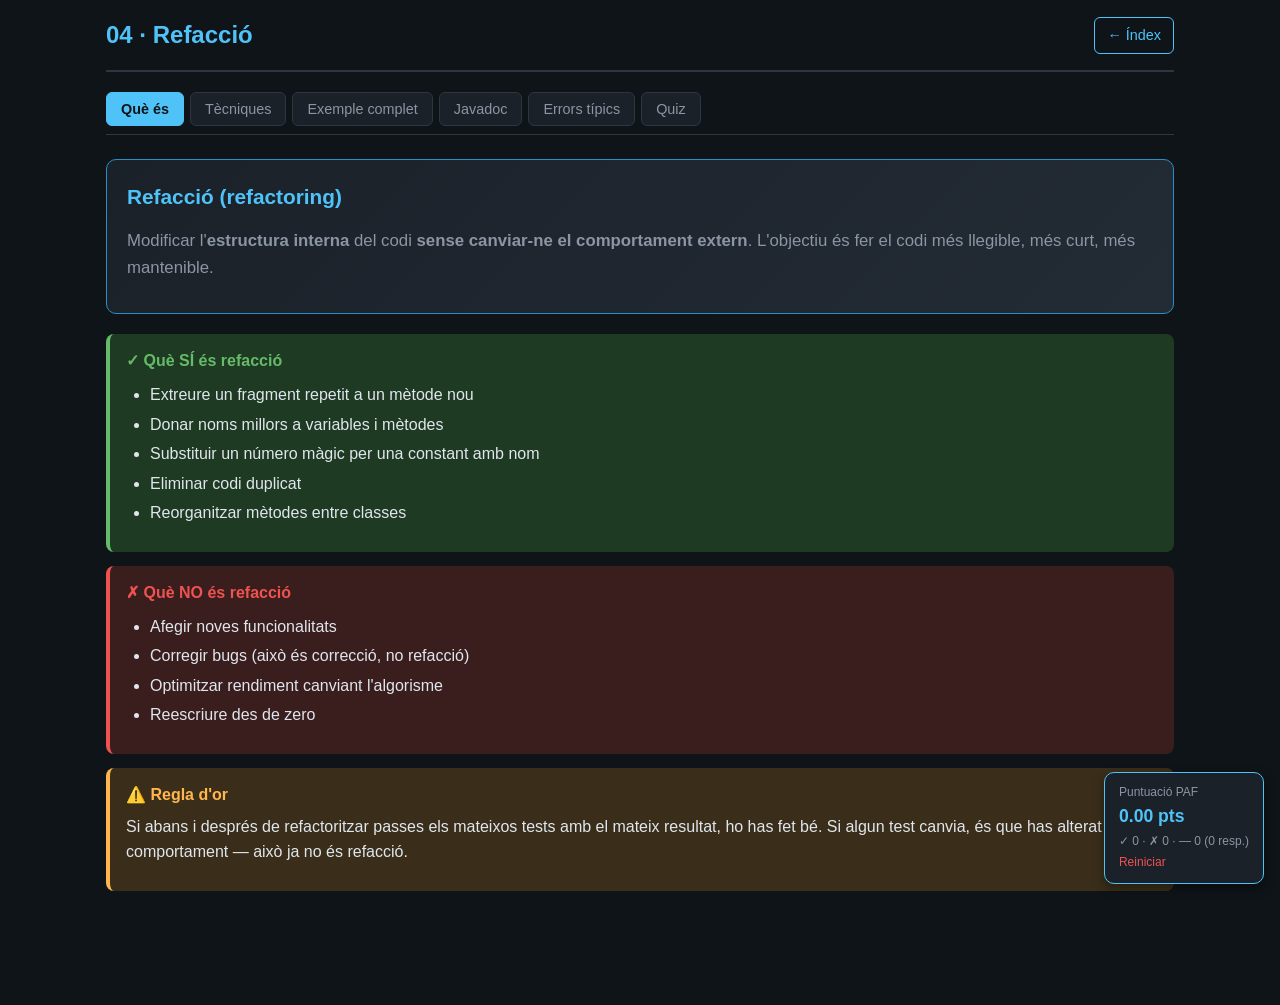
<file: 04_refaccio.html>
<!DOCTYPE html>
<html lang="ca">
<head>
<meta charset="UTF-8">
<meta name="viewport" content="width=device-width, initial-scale=1.0">
<title>04 · Refacció — Repàs PAF M0487</title>
<link rel="stylesheet" href="styles.css">
</head>
<body>

<header>
  <h1>04 · Refacció</h1>
  <a class="back" href="index.html">← Índex</a>
</header>

<div class="tabs">
  <button class="tab" onclick="showTab('que', this)">Què és</button>
  <button class="tab" onclick="showTab('tecniques', this)">Tècniques</button>
  <button class="tab" onclick="showTab('exemple', this)">Exemple complet</button>
  <button class="tab" onclick="showTab('javadoc', this)">Javadoc</button>
  <button class="tab" onclick="showTab('errors', this)">Errors típics</button>
  <button class="tab" onclick="showTab('quiz', this)">Quiz</button>
</div>

<!-- =================== QUÈ ÉS =================== -->
<section id="que" class="section">
  <div class="hero">
    <h2>Refacció (refactoring)</h2>
    <p class="lead">Modificar l'<strong>estructura interna</strong> del codi <strong>sense canviar-ne el comportament extern</strong>. L'objectiu és fer el codi més llegible, més curt, més mantenible.</p>
  </div>

  <div class="card good">
    <div class="card-title">✓ Què SÍ és refacció</div>
    <ul>
      <li>Extreure un fragment repetit a un mètode nou</li>
      <li>Donar noms millors a variables i mètodes</li>
      <li>Substituir un número màgic per una constant amb nom</li>
      <li>Eliminar codi duplicat</li>
      <li>Reorganitzar mètodes entre classes</li>
    </ul>
  </div>

  <div class="card bad">
    <div class="card-title">✗ Què NO és refacció</div>
    <ul>
      <li>Afegir noves funcionalitats</li>
      <li>Corregir bugs (això és correcció, no refacció)</li>
      <li>Optimitzar rendiment canviant l'algorisme</li>
      <li>Reescriure des de zero</li>
    </ul>
  </div>

  <div class="card warn">
    <div class="card-title">⚠️ Regla d'or</div>
    <p>Si abans i després de refactoritzar passes els mateixos tests amb el mateix resultat, ho has fet bé. Si algun test canvia, és que has alterat el comportament — això ja no és refacció.</p>
  </div>
</section>

<!-- =================== TÈCNIQUES =================== -->
<section id="tecniques" class="section">
  <h2>Tècniques de refacció (les que cauen a la PAF)</h2>

  <div class="card info">
    <div class="card-title">1️⃣ Extreure mètode</div>
    <p>Quan veus un bloc de codi que <strong>fa una cosa concreta</strong>, mou-lo a un mètode separat.</p>
    <p><strong>Abans:</strong></p>
    <pre><code><span class="kw">if</span> (tipus.<span class="fn">equals</span>(<span class="str">"MONO"</span>)) {
    base = hores * <span class="num">250</span>;
    <span class="kw">if</span> (hores &gt; <span class="num">7</span>) base += <span class="num">50</span>;
    <span class="kw">if</span> (temp &gt; <span class="num">25</span>) base -= base * <span class="num">0.05</span>;
    <span class="kw">return</span> base;
}</code></pre>
    <p><strong>Després:</strong></p>
    <pre><code><span class="kw">if</span> (tipus.<span class="fn">equals</span>(<span class="str">"MONO"</span>)) {
    <span class="kw">return</span> <span class="fn">calcularMono</span>(hores, temp);
}

<span class="kw">private double</span> <span class="fn">calcularMono</span>(<span class="kw">double</span> hores, <span class="kw">int</span> temp) {
    <span class="kw">double</span> base = hores * <span class="num">250</span>;
    <span class="kw">if</span> (hores &gt; <span class="num">7</span>) base += <span class="num">50</span>;
    <span class="kw">if</span> (temp &gt; <span class="num">25</span>) base -= base * <span class="num">0.05</span>;
    <span class="kw">return</span> base;
}</code></pre>
  </div>

  <div class="card info">
    <div class="card-title">2️⃣ Extreure constant</div>
    <p>Els <strong>"números màgics"</strong> (250, 0.05, 25...) no diuen res. Substitueix-los per constants amb nom.</p>
    <pre><code><span class="kw">private static final double</span> POTENCIA_MONO = <span class="num">250</span>;
<span class="kw">private static final double</span> PERDUA_CALOR_MONO = <span class="num">0.05</span>;
<span class="kw">private static final int</span> TEMP_LIMIT = <span class="num">25</span>;
<span class="kw">private static final int</span> HORES_BONUS = <span class="num">7</span>;
<span class="kw">private static final double</span> BONUS_MONO = <span class="num">50</span>;</code></pre>
    <p><strong>Avantatge:</strong> si canvies <code>TEMP_LIMIT</code> a 30, només toques un lloc.</p>
  </div>

  <div class="card info">
    <div class="card-title">3️⃣ Reanomenar (rename)</div>
    <p>Donar noms descriptius. <code>x</code>, <code>aux</code>, <code>temp1</code> → <code>preuFinalAmbDescompte</code>, <code>nombreDeIntentos</code>, etc.</p>
    <p><strong>L'IDE ho fa automàticament:</strong> botó dret → Refactor → Rename. Canvia totes les referències d'una sola vegada.</p>
  </div>

  <div class="card info">
    <div class="card-title">4️⃣ Moure mètode/atribut</div>
    <p>Si un mètode usa més els atributs d'una altra classe que els de la seva pròpia, és senyal que viu a la classe equivocada.</p>
  </div>

  <div class="card info">
    <div class="card-title">5️⃣ Extreure variable</div>
    <p>Per a expressions complicades, extreu el resultat a una variable amb nom descriptiu.</p>
    <pre><code><span class="com">// Abans</span>
<span class="kw">if</span> ((preuBase * <span class="num">1.21</span>) - descompte &gt; <span class="num">1000</span>) ...

<span class="com">// Després</span>
<span class="kw">double</span> totalAmbIVA = preuBase * IVA_FACTOR;
<span class="kw">double</span> totalFinal = totalAmbIVA - descompte;
<span class="kw">if</span> (totalFinal &gt; LIMIT_VIP) ...</code></pre>
  </div>

  <div class="card info">
    <div class="card-title">6️⃣ Eliminar duplicació amb herència/polimorfisme</div>
    <p>Si tens tres branques que fan gairebé el mateix amb petits canvis, considera crear una classe pare amb el patró comú i classes filles per a les diferències.</p>
  </div>

  <h3>Patrons d'olor (code smells) que indiquen refacció</h3>
  <table>
    <tr><th>Olor</th><th>Què és</th><th>Tècnica a aplicar</th></tr>
    <tr><td>Codi duplicat</td><td>El mateix fragment apareix en més d'un lloc</td><td>Extreure mètode</td></tr>
    <tr><td>Mètode llarg</td><td>50+ línies, fa massa coses</td><td>Extreure mètode (diverses vegades)</td></tr>
    <tr><td>Número màgic</td><td>Constants numèriques sense explicació</td><td>Extreure constant</td></tr>
    <tr><td>Nom poc clar</td><td><code>x</code>, <code>temp</code>, <code>do_stuff()</code></td><td>Reanomenar</td></tr>
    <tr><td>Classe gran</td><td>Massa atributs i mètodes</td><td>Extreure classe</td></tr>
    <tr><td>Mètode al lloc equivocat</td><td>Usa més una altra classe que la seva</td><td>Moure mètode</td></tr>
  </table>
</section>

<!-- =================== EXEMPLE =================== -->
<section id="exemple" class="section">
  <h2>Exemple complet — basat en l'EAC3</h2>
  <p>Imagina un sistema que calcula la producció d'un panell solar segons tipus (MONO, POLY, FILM), hores de sol i temperatura.</p>

  <h3>Codi original (sense refactoritzar)</h3>
  <pre><code><span class="kw">public class</span> <span class="typ">GestorEnergia</span> {

    <span class="kw">public static double</span> <span class="fn">calcularProduccio</span>(<span class="typ">String</span> tipus, <span class="kw">double</span> hores, <span class="kw">int</span> temp) {
        <span class="kw">double</span> base = <span class="num">0</span>;
        <span class="kw">double</span> rendiment = <span class="num">0</span>;

        <span class="kw">if</span> (tipus.<span class="fn">equals</span>(<span class="str">"MONO"</span>)) {
            base = hores * <span class="num">250</span>;
            <span class="kw">if</span> (hores &gt; <span class="num">7</span>) base += <span class="num">50</span>;
            <span class="kw">if</span> (temp &gt; <span class="num">25</span>) rendiment = base - (base * <span class="num">0.05</span>);
            <span class="kw">else</span> rendiment = base;
            <span class="typ">System</span>.out.<span class="fn">println</span>(<span class="str">"Mono: "</span> + rendiment);
            <span class="kw">return</span> rendiment;
        } <span class="kw">else if</span> (tipus.<span class="fn">equals</span>(<span class="str">"POLY"</span>)) {
            base = hores * <span class="num">200</span>;
            <span class="kw">if</span> (hores &gt; <span class="num">7</span>) base += <span class="num">30</span>;
            <span class="kw">if</span> (temp &gt; <span class="num">25</span>) rendiment = base - (base * <span class="num">0.08</span>);
            <span class="kw">else</span> rendiment = base;
            <span class="typ">System</span>.out.<span class="fn">println</span>(<span class="str">"Poly: "</span> + rendiment);
            <span class="kw">return</span> rendiment;
        } <span class="kw">else if</span> (tipus.<span class="fn">equals</span>(<span class="str">"FILM"</span>)) {
            base = hores * <span class="num">150</span>;
            <span class="kw">if</span> (temp &gt; <span class="num">25</span>) rendiment = base - (base * <span class="num">0.02</span>);
            <span class="kw">else</span> rendiment = base;
            <span class="typ">System</span>.out.<span class="fn">println</span>(<span class="str">"Film: "</span> + rendiment);
            <span class="kw">return</span> rendiment;
        } <span class="kw">else</span> {
            <span class="typ">System</span>.out.<span class="fn">println</span>(<span class="str">"Error"</span>);
            <span class="kw">return</span> -<span class="num">1</span>;
        }
    }
}</code></pre>

  <h3>Olors detectades</h3>
  <ol>
    <li><strong>Codi duplicat:</strong> el patró "calcular base + bonus + pèrdua per calor + log" es repeteix 3 vegades.</li>
    <li><strong>Números màgics:</strong> 250, 200, 150, 50, 30, 7, 25, 0.05, 0.08, 0.02. Cap diu què és.</li>
    <li><strong>Mètode llarg:</strong> 25+ línies, branques complexes.</li>
    <li><strong>Strings literals com a identificadors:</strong> "MONO", "POLY", "FILM" repartits per tot.</li>
    <li><strong>Retorn de -1 com a error:</strong> antipatron, millor llançar excepció.</li>
  </ol>

  <h3>Codi refactoritzat</h3>
  <pre><code><span class="kw">public class</span> <span class="typ">GestorEnergia</span> {

    <span class="com">// === REFACCIÓ 1: extreure constants (eliminar números màgics) ===</span>
    <span class="kw">private static final double</span> POT_MONO = <span class="num">250</span>;
    <span class="kw">private static final double</span> POT_POLY = <span class="num">200</span>;
    <span class="kw">private static final double</span> POT_FILM = <span class="num">150</span>;
    <span class="kw">private static final double</span> BONUS_MONO = <span class="num">50</span>;
    <span class="kw">private static final double</span> BONUS_POLY = <span class="num">30</span>;
    <span class="kw">private static final double</span> PERDUA_MONO = <span class="num">0.05</span>;
    <span class="kw">private static final double</span> PERDUA_POLY = <span class="num">0.08</span>;
    <span class="kw">private static final double</span> PERDUA_FILM = <span class="num">0.02</span>;
    <span class="kw">private static final int</span> HORES_LIMIT_BONUS = <span class="num">7</span>;
    <span class="kw">private static final int</span> TEMP_LIMIT_PERDUA = <span class="num">25</span>;

    <span class="kw">public static double</span> <span class="fn">calcularProduccio</span>(<span class="typ">String</span> tipus, <span class="kw">double</span> hores, <span class="kw">int</span> temp) {
        <span class="kw">switch</span> (tipus) {
            <span class="kw">case</span> <span class="str">"MONO"</span>:
                <span class="kw">return</span> <span class="fn">calcular</span>(hores, temp, POT_MONO, BONUS_MONO, PERDUA_MONO, <span class="str">"Monocristal·lí"</span>);
            <span class="kw">case</span> <span class="str">"POLY"</span>:
                <span class="kw">return</span> <span class="fn">calcular</span>(hores, temp, POT_POLY, BONUS_POLY, PERDUA_POLY, <span class="str">"Policristal·lí"</span>);
            <span class="kw">case</span> <span class="str">"FILM"</span>:
                <span class="kw">return</span> <span class="fn">calcular</span>(hores, temp, POT_FILM, <span class="num">0</span>, PERDUA_FILM, <span class="str">"Capa Fina"</span>);
            <span class="kw">default</span>:
                <span class="typ">System</span>.out.<span class="fn">println</span>(<span class="str">"Error: tipus desconegut"</span>);
                <span class="kw">return</span> -<span class="num">1</span>;
        }
    }

    <span class="com">// === REFACCIÓ 2: extreure mètode (eliminar duplicació) ===</span>
    <span class="kw">private static double</span> <span class="fn">calcular</span>(<span class="kw">double</span> hores, <span class="kw">int</span> temp,
                                     <span class="kw">double</span> potencia, <span class="kw">double</span> bonus,
                                     <span class="kw">double</span> perdua, <span class="typ">String</span> nom) {
        <span class="kw">double</span> base = hores * potencia;
        <span class="kw">if</span> (hores &gt; HORES_LIMIT_BONUS) base += bonus;
        <span class="kw">double</span> rendiment = (temp &gt; TEMP_LIMIT_PERDUA) ? base - (base * perdua) : base;
        <span class="typ">System</span>.out.<span class="fn">println</span>(nom + <span class="str">": "</span> + rendiment + <span class="str">" watts"</span>);
        <span class="kw">return</span> rendiment;
    }
}</code></pre>

  <div class="card good">
    <div class="card-title">Tècniques aplicades (mínim 2 que es demanen a l'EAC3)</div>
    <ol>
      <li><strong>Extreure constants:</strong> tots els números màgics tenen nom ara.</li>
      <li><strong>Extreure mètode:</strong> el patró comú de càlcul ara és <code>calcular()</code>, cridat 3 vegades.</li>
      <li><strong>Bonus:</strong> substitució de <code>if-else-if</code> per <code>switch</code> (més llegible).</li>
      <li><strong>Bonus:</strong> operador ternari <code>?:</code> on hi havia un if/else trivial.</li>
    </ol>
    <p>El comportament és <strong>idèntic</strong> al codi original: per cada tipus, els valors numèrics finals són els mateixos.</p>
  </div>
</section>

<!-- =================== JAVADOC =================== -->
<section id="javadoc" class="section">
  <h2>Generar Javadoc</h2>
  <p>Documenta la classe perquè es pugui generar HTML automàticament.</p>

  <h3>Sintaxi Javadoc</h3>
  <pre><code><span class="com">/**
 * Calcula la producció d'energia d'un panell solar
 * segons el seu tipus, hores de sol i temperatura.
 * 
 * @author El Rahali
 * @version 1.0
 */</span>
<span class="kw">public class</span> <span class="typ">GestorEnergia</span> {

    <span class="com">/**
     * Calcula la producció total en watts.
     * 
     * @param tipus  El tipus de panell ("MONO", "POLY" o "FILM")
     * @param hores  Hores de sol al dia
     * @param temp   Temperatura ambient en graus Celsius
     * @return       Watts generats, o -1 si el tipus no és vàlid
     */</span>
    <span class="kw">public static double</span> <span class="fn">calcularProduccio</span>(<span class="typ">String</span> tipus, <span class="kw">double</span> hores, <span class="kw">int</span> temp) {
        ...
    }
}</code></pre>

  <h3>Etiquetes Javadoc més habituals</h3>
  <table>
    <tr><th>Etiqueta</th><th>Què documenta</th></tr>
    <tr><td><code>@author</code></td><td>L'autor de la classe</td></tr>
    <tr><td><code>@version</code></td><td>Versió del codi</td></tr>
    <tr><td><code>@param</code></td><td>Cadascun dels paràmetres d'un mètode</td></tr>
    <tr><td><code>@return</code></td><td>Què retorna el mètode</td></tr>
    <tr><td><code>@throws</code> / <code>@exception</code></td><td>Excepcions que llança</td></tr>
    <tr><td><code>@see</code></td><td>Referència a una altra classe/mètode</td></tr>
    <tr><td><code>@deprecated</code></td><td>Indica que el mètode no s'ha d'usar més</td></tr>
  </table>

  <div class="card info">
    <div class="card-title">A Eclipse</div>
    <p>Menú <strong>Project → Generate Javadoc</strong>. Si demana on és <code>javadoc.exe</code>, va a la carpeta <code>bin</code> del JDK.</p>
  </div>

  <div class="card warn">
    <div class="card-title">⚠️ Diferència crítica</div>
    <p>Comentaris normals: <code>// ...</code> o <code>/* ... */</code> — només per a humans que llegeixin el codi.</p>
    <p>Comentaris Javadoc: <code>/** ... */</code> (amb <strong>doble asterisc</strong>) — l'eina javadoc els processa per generar HTML.</p>
  </div>
</section>

<!-- =================== ERRORS =================== -->
<section id="errors" class="section">
  <h2>Errors típics a la refacció</h2>

  <div class="card bad">
    <div class="card-title">❌ Canviar el comportament accidentalment</div>
    <p>Refactoritzes i el codi ja no fa el mateix. <strong>Sempre executa els tests abans i després</strong> per assegurar-te que el resultat és idèntic.</p>
  </div>

  <div class="card bad">
    <div class="card-title">❌ Sobre-refactoritzar (over-engineering)</div>
    <p>Crear 5 nivells d'herència per un sistema senzill. La refacció ha de simplificar, no complicar. Si el codi original és curt i clar, potser no cal refactoritzar.</p>
  </div>

  <div class="card bad">
    <div class="card-title">❌ Refactoritzar i afegir features alhora</div>
    <p>Si fas les dues coses al mateix commit, quan algun test trenqui no sabràs si és per la refacció o per la nova funcionalitat. <strong>Separa</strong> els canvis.</p>
  </div>

  <div class="card warn">
    <div class="card-title">⚠️ A la PAF (escrivint a paper)</div>
    <p>No t'has de saber les ordres exactes d'Eclipse (Right-click → Refactor → ...). N'hi ha prou amb:</p>
    <ul>
      <li>Identificar les olors al codi original</li>
      <li>Saber el nom de la tècnica que aplicaries</li>
      <li>Escriure el codi resultant (encara que sigui simplificat)</li>
      <li>Comentar al costat quina tècnica has aplicat: <code>// extracció de mètode</code></li>
    </ul>
  </div>

  <div class="card info">
    <div class="card-title">💡 Truc PAF</div>
    <p>L'enunciat sol demanar "<strong>com a mínim dues tècniques</strong>". Les més segures per aplicar i fàcils d'explicar són:</p>
    <ol>
      <li><strong>Extreure constants</strong> (números màgics)</li>
      <li><strong>Extreure mètode</strong> (codi duplicat)</li>
    </ol>
    <p>Aquestes dues quasi sempre apliquen a qualsevol codi raonablement complex.</p>
  </div>
</section>

<!-- =================== QUIZ =================== -->
<section id="quiz" class="section">
  <h2>Quiz — Refacció (10 preguntes)</h2>

  <div class="quiz">

    <div class="q">
      <div class="q-text">1. Refacció (refactoring) significa:</div>
      <div class="opts">
        <button class="opt" data-opt="a" onclick="answer(this,'b','r1')">a) Afegir noves funcionalitats al programari</button>
        <button class="opt" data-opt="b" onclick="answer(this,'b','r1')">b) Canviar l'estructura interna sense alterar el comportament extern</button>
        <button class="opt" data-opt="c" onclick="answer(this,'b','r1')">c) Corregir errors de compilació</button>
        <button class="opt" data-opt="d" onclick="answer(this,'b','r1')">d) Documentar el codi amb Javadoc</button>
      </div>
      <div class="explain" id="exp_r1">Refacció = millorar l'estructura sense canviar el que fa. Si afegeixes funcionalitats o corregeixes bugs, ja no és refacció pura.</div>
    </div>

    <div class="q">
      <div class="q-text">2. Quin patró s'usa per convertir un fragment de codi en un mètode independent?</div>
      <div class="opts">
        <button class="opt" data-opt="a" onclick="answer(this,'d','r2')">a) Reanomenar</button>
        <button class="opt" data-opt="b" onclick="answer(this,'d','r2')">b) Moure</button>
        <button class="opt" data-opt="c" onclick="answer(this,'d','r2')">c) Extreure una constant</button>
        <button class="opt" data-opt="d" onclick="answer(this,'d','r2')">d) Extreure el mètode</button>
      </div>
      <div class="explain" id="exp_r2">Extract Method: agafes un bloc de codi i el converteixes en un mètode amb nom propi.</div>
    </div>

    <div class="q">
      <div class="q-text">3. Un "número màgic" es resol amb:</div>
      <div class="opts">
        <button class="opt" data-opt="a" onclick="answer(this,'c','r3')">a) Extreure mètode</button>
        <button class="opt" data-opt="b" onclick="answer(this,'c','r3')">b) Moure classe</button>
        <button class="opt" data-opt="c" onclick="answer(this,'c','r3')">c) Extreure constant</button>
        <button class="opt" data-opt="d" onclick="answer(this,'c','r3')">d) Eliminar el número</button>
      </div>
      <div class="explain" id="exp_r3">Substitueix el literal pel nom d'una constant: <code>private static final double IVA = 0.21;</code></div>
    </div>

    <div class="q">
      <div class="q-text">4. Quin d'aquests NO és un code smell?</div>
      <div class="opts">
        <button class="opt" data-opt="a" onclick="answer(this,'d','r4')">a) Codi duplicat</button>
        <button class="opt" data-opt="b" onclick="answer(this,'d','r4')">b) Mètode de 80 línies</button>
        <button class="opt" data-opt="c" onclick="answer(this,'d','r4')">c) Variables anomenades <code>x</code>, <code>aux</code></button>
        <button class="opt" data-opt="d" onclick="answer(this,'d','r4')">d) Ús d'una classe amb 3-4 atributs</button>
      </div>
      <div class="explain" id="exp_r4">Una classe amb pocs atributs és perfectament normal. Les altres opcions són olors clàssiques que indiquen necessitat de refacció.</div>
    </div>

    <div class="q">
      <div class="q-text">5. Per saber si la refacció no ha trencat res, l'eina més útil és:</div>
      <div class="opts">
        <button class="opt" data-opt="a" onclick="answer(this,'c','r5')">a) Una revisió manual del codi</button>
        <button class="opt" data-opt="b" onclick="answer(this,'c','r5')">b) Documentar amb Javadoc</button>
        <button class="opt" data-opt="c" onclick="answer(this,'c','r5')">c) Una bateria de tests automàtics (JUnit)</button>
        <button class="opt" data-opt="d" onclick="answer(this,'c','r5')">d) Compilar el codi</button>
      </div>
      <div class="explain" id="exp_r5">Si abans i després els tests passen amb els mateixos resultats, la refacció és correcta. Compilar només garanteix que el codi és sintàcticament vàlid.</div>
    </div>

    <div class="q">
      <div class="q-text">6. Un comentari Javadoc comença amb:</div>
      <div class="opts">
        <button class="opt" data-opt="a" onclick="answer(this,'b','r6')">a) <code>// ...</code></button>
        <button class="opt" data-opt="b" onclick="answer(this,'b','r6')">b) <code>/** ... */</code></button>
        <button class="opt" data-opt="c" onclick="answer(this,'b','r6')">c) <code>/* ... */</code></button>
        <button class="opt" data-opt="d" onclick="answer(this,'b','r6')">d) <code>### ... ###</code></button>
      </div>
      <div class="explain" id="exp_r6">El doble asterisc inicial (<code>/**</code>) és el que els distingeix de comentaris normals i fa que l'eina javadoc els processi.</div>
    </div>

    <div class="q">
      <div class="q-text">7. L'etiqueta Javadoc per documentar un paràmetre és:</div>
      <div class="opts">
        <button class="opt" data-opt="a" onclick="answer(this,'b','r7')">a) <code>@arg</code></button>
        <button class="opt" data-opt="b" onclick="answer(this,'b','r7')">b) <code>@param</code></button>
        <button class="opt" data-opt="c" onclick="answer(this,'b','r7')">c) <code>@input</code></button>
        <button class="opt" data-opt="d" onclick="answer(this,'b','r7')">d) <code>@var</code></button>
      </div>
      <div class="explain" id="exp_r7">Format estàndard: <code>@param nomVariable Descripció</code>.</div>
    </div>

    <div class="q">
      <div class="q-text">8. Què NO és correcte fer durant una sessió de refacció?</div>
      <div class="opts">
        <button class="opt" data-opt="a" onclick="answer(this,'c','r8')">a) Extreure mètodes per reduir duplicació</button>
        <button class="opt" data-opt="b" onclick="answer(this,'c','r8')">b) Reanomenar variables poc descriptives</button>
        <button class="opt" data-opt="c" onclick="answer(this,'c','r8')">c) Afegir una nova funcionalitat aprofitant el canvi</button>
        <button class="opt" data-opt="d" onclick="answer(this,'c','r8')">d) Substituir números màgics per constants</button>
      </div>
      <div class="explain" id="exp_r8">Refacció i afegir features han d'anar en commits separats. Si barreges, no podràs identificar quin canvi ha trencat un test.</div>
    </div>

    <div class="q">
      <div class="q-text">9. Tenim aquest codi: <code>if (preu > 1000) descompte = preu * 0.1;</code> El número màgic és:</div>
      <div class="opts">
        <button class="opt" data-opt="a" onclick="answer(this,'d','r9')">a) Només <code>1000</code></button>
        <button class="opt" data-opt="b" onclick="answer(this,'d','r9')">b) Només <code>0.1</code></button>
        <button class="opt" data-opt="c" onclick="answer(this,'d','r9')">c) Cap</button>
        <button class="opt" data-opt="d" onclick="answer(this,'d','r9')">d) Tots dos: <code>1000</code> i <code>0.1</code></button>
      </div>
      <div class="explain" id="exp_r9">Tots dos haurien de ser constants: <code>LIMIT_DESCOMPTE_VIP</code> i <code>PERCENTATGE_DESCOMPTE</code>.</div>
    </div>

    <div class="q">
      <div class="q-text">10. Si demanes a un assistent d'IA suggeriments de refacció i et proposa 5 canvis, com hauries d'actuar?</div>
      <div class="opts">
        <button class="opt" data-opt="a" onclick="answer(this,'c','r10')">a) Acceptar-los tots automàticament</button>
        <button class="opt" data-opt="b" onclick="answer(this,'c','r10')">b) Rebutjar-los tots, només la teva intuïció és vàlida</button>
        <button class="opt" data-opt="c" onclick="answer(this,'c','r10')">c) Avaluar cada suggeriment: acceptar els que aporten claredat, descartar els que compliquen sense motiu</button>
        <button class="opt" data-opt="d" onclick="answer(this,'c','r10')">d) Aplicar només el primer</button>
      </div>
      <div class="explain" id="exp_r10">L'EAC3 demana exactament això: "anàlisi crítica" — quins acceptes i quins descartes, i per què. La IA pot suggerir patrons innecessaris per a codi simple.</div>
    </div>

  </div>
</section>

<div id="tracker" class="tracker"></div>
<script src="shared.js"></script>
</body>
</html>
</file>
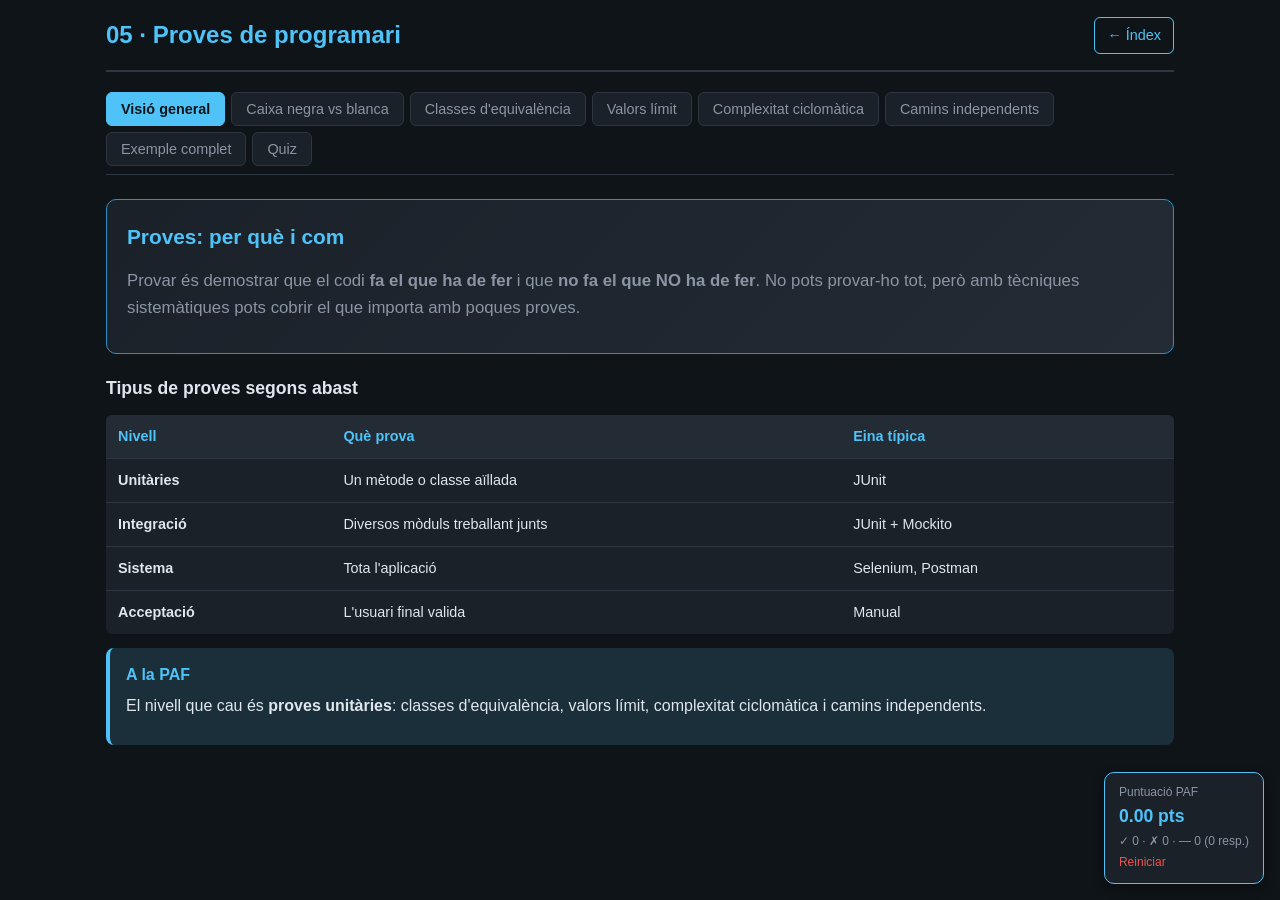
<file: 05_proves.html>
<!DOCTYPE html>
<html lang="ca">
<head>
<meta charset="UTF-8">
<meta name="viewport" content="width=device-width, initial-scale=1.0">
<title>05 · Proves de programari — Repàs PAF M0487</title>
<link rel="stylesheet" href="styles.css">
</head>
<body>

<header>
  <h1>05 · Proves de programari</h1>
  <a class="back" href="index.html">← Índex</a>
</header>

<div class="tabs">
  <button class="tab" onclick="showTab('intro', this)">Visió general</button>
  <button class="tab" onclick="showTab('caixes', this)">Caixa negra vs blanca</button>
  <button class="tab" onclick="showTab('equiv', this)">Classes d'equivalència</button>
  <button class="tab" onclick="showTab('limit', this)">Valors límit</button>
  <button class="tab" onclick="showTab('ciclo', this)">Complexitat ciclomàtica</button>
  <button class="tab" onclick="showTab('camins', this)">Camins independents</button>
  <button class="tab" onclick="showTab('exemple', this)">Exemple complet</button>
  <button class="tab" onclick="showTab('quiz', this)">Quiz</button>
</div>

<!-- =================== INTRO =================== -->
<section id="intro" class="section">
  <div class="hero">
    <h2>Proves: per què i com</h2>
    <p class="lead">Provar és demostrar que el codi <strong>fa el que ha de fer</strong> i que <strong>no fa el que NO ha de fer</strong>. No pots provar-ho tot, però amb tècniques sistemàtiques pots cobrir el que importa amb poques proves.</p>
  </div>

  <h3>Tipus de proves segons abast</h3>
  <table>
    <tr><th>Nivell</th><th>Què prova</th><th>Eina típica</th></tr>
    <tr><td><strong>Unitàries</strong></td><td>Un mètode o classe aïllada</td><td>JUnit</td></tr>
    <tr><td><strong>Integració</strong></td><td>Diversos mòduls treballant junts</td><td>JUnit + Mockito</td></tr>
    <tr><td><strong>Sistema</strong></td><td>Tota l'aplicació</td><td>Selenium, Postman</td></tr>
    <tr><td><strong>Acceptació</strong></td><td>L'usuari final valida</td><td>Manual</td></tr>
  </table>

  <div class="card info">
    <div class="card-title">A la PAF</div>
    <p>El nivell que cau és <strong>proves unitàries</strong>: classes d'equivalència, valors límit, complexitat ciclomàtica i camins independents.</p>
  </div>
</section>

<!-- =================== CAIXES =================== -->
<section id="caixes" class="section">
  <h2>Caixa negra vs caixa blanca</h2>

  <table>
    <tr><th></th><th>Caixa negra</th><th>Caixa blanca</th></tr>
    <tr><td>Coneixes el codi intern?</td><td>NO, només l'especificació</td><td>SÍ, mires el codi</td></tr>
    <tr><td>Què mires</td><td>Entrades → sortides</td><td>Estructura interna, branques</td></tr>
    <tr><td>Tècniques</td><td>Classes d'equivalència, valors límit</td><td>Complexitat ciclomàtica, camins independents</td></tr>
    <tr><td>Quan</td><td>QA, proves d'acceptació</td><td>Desenvolupador, proves unitàries</td></tr>
  </table>

  <div class="card good">
    <div class="card-title">💡 Truc per recordar</div>
    <p><strong>Negra</strong> = no veus l'interior, només l'exterior (entrades/sortides). <strong>Blanca</strong> = és transparent, veus tot el codi.</p>
  </div>

  <div class="card warn">
    <div class="card-title">⚠️ A la PAF</div>
    <p>Si la pregunta diu "<em>donada aquesta especificació</em>" → caixa negra (equivalència, límits).</p>
    <p>Si la pregunta diu "<em>donat aquest codi</em>" → caixa blanca (complexitat, camins).</p>
  </div>
</section>

<!-- =================== EQUIVALÈNCIA =================== -->
<section id="equiv" class="section">
  <h2>Classes d'equivalència</h2>
  <p>Idea: si dos valors fan que el codi es comporti igual, no cal provar-los tots dos. Agrupes les entrades en <strong>classes</strong> i proves una mostra de cada.</p>

  <h3>Exemple: descompte segons edat</h3>
  <p><strong>Especificació:</strong></p>
  <ul>
    <li>0-17 anys: descompte del 50%</li>
    <li>18-64 anys: sense descompte</li>
    <li>65+ anys: descompte del 30%</li>
    <li>Edat negativa o > 120: error</li>
  </ul>

  <h3>Classes que en surten</h3>
  <table>
    <tr><th>#</th><th>Classe</th><th>Rang</th><th>Tipus</th><th>Valor de prova</th></tr>
    <tr><td>1</td><td>Menor d'edat</td><td>[0, 17]</td><td>vàlida</td><td>10</td></tr>
    <tr><td>2</td><td>Adult</td><td>[18, 64]</td><td>vàlida</td><td>35</td></tr>
    <tr><td>3</td><td>Sènior</td><td>[65, 120]</td><td>vàlida</td><td>72</td></tr>
    <tr><td>4</td><td>Negatiu</td><td>(-∞, -1]</td><td>invàlida</td><td>-5</td></tr>
    <tr><td>5</td><td>Massa gran</td><td>[121, +∞)</td><td>invàlida</td><td>200</td></tr>
  </table>

  <div class="card good">
    <div class="card-title">Resultat</div>
    <p>Amb només <strong>5 proves</strong> hem cobert totes les zones de comportament diferent. Si en lloc d'això haguéssim provat edats 1, 2, 3, 4... seria absurd: les edats 1-17 fan el mateix.</p>
  </div>

  <div class="card warn">
    <div class="card-title">⚠️ Regla per identificar classes</div>
    <p>Una classe per cada interval on el codi es comporta <strong>de la mateixa manera</strong>. Si el comportament canvia (descompte vs error, una branca vs una altra), és una nova classe.</p>
  </div>

  <div class="card info">
    <div class="card-title">Classes vàlides i invàlides</div>
    <p>L'enunciat de la PAF moltes vegades demana <strong>com a mínim una de cada tipus</strong>: vàlides (entrades que el codi accepta) i invàlides (entrades que ha de rebutjar amb error).</p>
  </div>
</section>

<!-- =================== VALORS LÍMIT =================== -->
<section id="limit" class="section">
  <h2>Valors límit (boundary values)</h2>
  <p>Els bugs es concentren <strong>als extrems</strong> de les classes. Si una classe és [18, 64], els valors crítics són 18, 64, i els seus veïns immediats (17, 19, 63, 65).</p>

  <h3>Per a cada límit, prova 3 valors</h3>
  <ol>
    <li>Just <strong>per sota</strong> del límit</li>
    <li>El <strong>límit</strong> exacte</li>
    <li>Just <strong>per sobre</strong> del límit</li>
  </ol>

  <h3>Exemple amb el mateix problema d'edat</h3>
  <table>
    <tr><th>Límit</th><th>Per sota</th><th>Límit</th><th>Per sobre</th></tr>
    <tr><td>Inici menor</td><td>-1 (invàlid)</td><td>0 (vàlid)</td><td>1 (vàlid)</td></tr>
    <tr><td>Final menor</td><td>16 (vàlid)</td><td>17 (vàlid)</td><td>18 (canvi)</td></tr>
    <tr><td>Final adult</td><td>63 (vàlid)</td><td>64 (vàlid)</td><td>65 (canvi)</td></tr>
    <tr><td>Final sènior</td><td>119 (vàlid)</td><td>120 (vàlid)</td><td>121 (invàlid)</td></tr>
  </table>

  <div class="card good">
    <div class="card-title">Per què funciona això</div>
    <p>Els errors típics són confondre <code>&lt;</code> amb <code>&lt;=</code>, o <code>&gt;</code> amb <code>&gt;=</code>. Provar els valors als límits els detecta immediatament.</p>
    <p><strong>Exemple:</strong> Si el codi diu <code>if (edat &lt; 18)</code> en lloc de <code>if (edat &lt;= 17)</code>, només la prova amb edat=17 detectarà la diferència entre les dues versions del codi.</p>
  </div>

  <div class="card warn">
    <div class="card-title">⚠️ Combinació equivalència + límit</div>
    <p>Quasi sempre es fan totes dues juntes: identifiques les classes (equivalència) i després afegeixes proves als límits de cada classe. És la combinació estàndard de proves de caixa negra.</p>
  </div>
</section>

<!-- =================== CICLOMÀTICA =================== -->
<section id="ciclo" class="section">
  <h2>Complexitat ciclomàtica V(G)</h2>
  <p>Una mètrica que diu <strong>quantes proves diferents calen com a mínim</strong> per cobrir tots els camins lògics del codi.</p>

  <h3>Fórmula</h3>
  <pre><code>V(G) = aristes − nodes + 2</code></pre>
  <p>On el graf G és el <strong>diagrama de flux</strong> del codi: cada instrucció és un node, cada salt una aresta.</p>

  <h3>Atall pràctic: comptar punts de decisió + 1</h3>
  <p>Forma equivalent i molt més ràpida:</p>
  <pre><code>V(G) = (nombre de punts de decisió) + 1</code></pre>
  <p>Un punt de decisió és cadascun d'aquests:</p>
  <ul>
    <li>Cada <code>if</code></li>
    <li>Cada <code>else if</code></li>
    <li>Cada <code>case</code> d'un switch</li>
    <li>Cada <code>while</code> / <code>for</code> / <code>do-while</code></li>
    <li>Cada operador lògic <code>&amp;&amp;</code> o <code>||</code> dins d'una condició</li>
  </ul>

  <div class="card warn">
    <div class="card-title">⚠️ L'operador lògic compta!</div>
    <pre><code><span class="kw">if</span> (a &gt; <span class="num">0</span> &amp;&amp; b &lt; <span class="num">100</span>) { ... }</code></pre>
    <p>Aquesta línia té <strong>2 punts de decisió</strong>: el <code>if</code> i el <code>&amp;&amp;</code>. Internament Java fa curtcircuit, i això crea dos camins (si <code>a&gt;0</code> és fals, ja no avalua <code>b&lt;100</code>).</p>
  </div>

  <h3>Exemple pas a pas</h3>
  <pre><code><span class="kw">public</span> <span class="typ">String</span> <span class="fn">classificar</span>(<span class="kw">int</span> nota) {       <span class="com">// node 1 (entrada)</span>
    <span class="kw">if</span> (nota &lt; <span class="num">0</span> || nota &gt; <span class="num">10</span>) {           <span class="com">// 2 decisions (if + ||)</span>
        <span class="kw">return</span> <span class="str">"Error"</span>;
    }
    <span class="kw">if</span> (nota &lt; <span class="num">5</span>) {                          <span class="com">// 1 decisió</span>
        <span class="kw">return</span> <span class="str">"Suspès"</span>;
    } <span class="kw">else if</span> (nota &lt; <span class="num">7</span>) {                   <span class="com">// 1 decisió</span>
        <span class="kw">return</span> <span class="str">"Aprovat"</span>;
    } <span class="kw">else</span> {
        <span class="kw">return</span> <span class="str">"Notable"</span>;
    }
}</code></pre>

  <h3>Càlcul</h3>
  <p>Punts de decisió: 1 (<code>if</code>) + 1 (<code>||</code>) + 1 (<code>if</code>) + 1 (<code>else if</code>) = <strong>4</strong></p>
  <p>V(G) = 4 + 1 = <strong>5</strong></p>

  <div class="card good">
    <div class="card-title">Interpretació</div>
    <p>Calen com a mínim <strong>5 proves</strong> per cobrir tots els camins lògics. Una pràctica habitual diu que codi amb V(G) > 10 és massa complex i s'hauria de refactoritzar.</p>
  </div>
</section>

<!-- =================== CAMINS =================== -->
<section id="camins" class="section">
  <h2>Camins independents</h2>
  <p>Un cop saps V(G), has de trobar <strong>N camins diferents</strong> pel diagrama de flux, on N = V(G). Cadascun ha d'incloure almenys una aresta nova respecte els anteriors.</p>

  <h3>Procediment</h3>
  <ol>
    <li>Dibuixa el diagrama de flux (nodes + aristes).</li>
    <li>Numera els nodes (1, 2, 3...).</li>
    <li>Comença pel camí <strong>"directe"</strong> (entrada → primera sortida).</li>
    <li>Per cada nou camí, fes un canvi a una decisió que abans havies fet de l'altra manera.</li>
    <li>Continua fins tenir V(G) camins, cadascun amb almenys una nova aresta.</li>
  </ol>

  <h3>Exemple amb el <code>classificar()</code> anterior</h3>
  <p>V(G) = 5 → calen 5 camins:</p>
  <table>
    <tr><th>#</th><th>Camí</th><th>Cas de prova</th><th>Sortida</th></tr>
    <tr><td>1</td><td>nota fora rang (negativa)</td><td>nota = -5</td><td>"Error"</td></tr>
    <tr><td>2</td><td>nota fora rang (massa alta)</td><td>nota = 15</td><td>"Error"</td></tr>
    <tr><td>3</td><td>nota vàlida, suspesa</td><td>nota = 3</td><td>"Suspès"</td></tr>
    <tr><td>4</td><td>nota vàlida, aprovada</td><td>nota = 6</td><td>"Aprovat"</td></tr>
    <tr><td>5</td><td>nota vàlida, notable</td><td>nota = 8</td><td>"Notable"</td></tr>
  </table>

  <div class="card info">
    <div class="card-title">💡 Truc PAF</div>
    <p>Per cada camí, explicita: <strong>(a)</strong> per quins nodes passa, <strong>(b)</strong> quin valor d'entrada el provoca, <strong>(c)</strong> quina sortida produeix.</p>
  </div>

  <div class="card warn">
    <div class="card-title">⚠️ Diferència entre camins i casos de prova</div>
    <p>Un camí independent és un recorregut pel graf. Un cas de prova és l'entrada concreta que el produeix. Per cada camí cal un cas de prova, però un mateix camí pot tenir múltiples casos.</p>
    <p>Ex: nota=3 i nota=4 segueixen el mateix camí ("Suspès"). Només cal un d'ells per al test.</p>
  </div>
</section>

<!-- =================== EXEMPLE =================== -->
<section id="exemple" class="section">
  <h2>Exemple complet (estil EAC3 / PAF)</h2>

  <h3>Especificació</h3>
  <p>Un mètode <code>calcularPreu(int unitats, boolean esVip)</code> calcula el preu d'una comanda:</p>
  <ul>
    <li>Unitats < 1: llança IllegalArgumentException</li>
    <li>Unitats 1-9: preu = unitats × 10</li>
    <li>Unitats 10-49: preu = unitats × 9 (descompte volum)</li>
    <li>Unitats ≥ 50: preu = unitats × 8 (descompte gran)</li>
    <li>Si esVip = true: aplicar 10% addicional de descompte al final</li>
  </ul>

  <h3>1. Caixa negra: classes d'equivalència</h3>
  <table>
    <tr><th>Variable</th><th>Classes vàlides</th><th>Classes invàlides</th></tr>
    <tr><td>unitats</td><td>[1, 9], [10, 49], [50, ∞)</td><td>(-∞, 0]</td></tr>
    <tr><td>esVip</td><td>true, false</td><td>(no n'hi ha)</td></tr>
  </table>

  <h3>2. Casos de prova per classes (mínim)</h3>
  <table>
    <tr><th>#</th><th>unitats</th><th>esVip</th><th>Resultat esperat</th></tr>
    <tr><td>CP1</td><td>5</td><td>false</td><td>50</td></tr>
    <tr><td>CP2</td><td>20</td><td>false</td><td>180</td></tr>
    <tr><td>CP3</td><td>100</td><td>false</td><td>800</td></tr>
    <tr><td>CP4</td><td>5</td><td>true</td><td>45</td></tr>
    <tr><td>CP5</td><td>-3</td><td>false</td><td>IllegalArgumentException</td></tr>
  </table>

  <h3>3. Caixa blanca: complexitat ciclomàtica</h3>
  <pre><code><span class="kw">public double</span> <span class="fn">calcularPreu</span>(<span class="kw">int</span> u, <span class="kw">boolean</span> vip) {
    <span class="kw">if</span> (u &lt; <span class="num">1</span>) {                          <span class="com">// decisió 1</span>
        <span class="kw">throw new</span> <span class="typ">IllegalArgumentException</span>();
    }
    <span class="kw">double</span> preu;
    <span class="kw">if</span> (u &lt; <span class="num">10</span>) preu = u * <span class="num">10</span>;             <span class="com">// decisió 2</span>
    <span class="kw">else if</span> (u &lt; <span class="num">50</span>) preu = u * <span class="num">9</span>;         <span class="com">// decisió 3</span>
    <span class="kw">else</span> preu = u * <span class="num">8</span>;
    <span class="kw">if</span> (vip) preu *= <span class="num">0.9</span>;                  <span class="com">// decisió 4</span>
    <span class="kw">return</span> preu;
}</code></pre>
  <p>Punts de decisió: 4 → V(G) = <strong>5</strong></p>

  <h3>4. Camins independents</h3>
  <ol>
    <li>u &lt; 1 → excepció</li>
    <li>u &lt; 10, no vip → preu × 10</li>
    <li>u en [10, 49], no vip → preu × 9</li>
    <li>u ≥ 50, no vip → preu × 8</li>
    <li>qualsevol u vàlid, vip → s'aplica 0.9</li>
  </ol>

  <h3>5. Valors límit</h3>
  <ul>
    <li><strong>0, 1, 2</strong> → al voltant del límit inferior vàlid</li>
    <li><strong>9, 10, 11</strong> → al voltant del canvi de tarifa volum</li>
    <li><strong>49, 50, 51</strong> → al voltant del canvi de tarifa gran</li>
  </ul>
  <p>Combinant les 3 tècniques (equivalència + límits + camins) cobreixes el codi de manera robusta.</p>
</section>

<!-- =================== QUIZ =================== -->
<section id="quiz" class="section">
  <h2>Quiz — Proves (12 preguntes)</h2>

  <div class="quiz">

    <div class="q">
      <div class="q-text">1. Les proves de caixa negra es basen en:</div>
      <div class="opts">
        <button class="opt" data-opt="a" onclick="answer(this,'b','p1')">a) Mirar el codi font del mètode</button>
        <button class="opt" data-opt="b" onclick="answer(this,'b','p1')">b) Les especificacions (entrades → sortides esperades)</button>
        <button class="opt" data-opt="c" onclick="answer(this,'b','p1')">c) Comptar les línies de codi</button>
        <button class="opt" data-opt="d" onclick="answer(this,'b','p1')">d) La velocitat d'execució</button>
      </div>
      <div class="explain" id="exp_p1">"Negra" = no veus dins. Provem entrades → comprovem sortides, sense saber com es calculen internament.</div>
    </div>

    <div class="q">
      <div class="q-text">2. Les classes d'equivalència serveixen per:</div>
      <div class="opts">
        <button class="opt" data-opt="a" onclick="answer(this,'c','p2')">a) Calcular la complexitat ciclomàtica</button>
        <button class="opt" data-opt="b" onclick="answer(this,'c','p2')">b) Trobar errors de compilació</button>
        <button class="opt" data-opt="c" onclick="answer(this,'c','p2')">c) Agrupar entrades amb el mateix comportament i provar només una mostra de cada grup</button>
        <button class="opt" data-opt="d" onclick="answer(this,'c','p2')">d) Verificar la sintaxi del codi</button>
      </div>
      <div class="explain" id="exp_p2">L'objectiu és reduir el nombre de proves: si edats 1-17 fan el mateix, no cal provar les 17 — n'hi ha prou amb una.</div>
    </div>

    <div class="q">
      <div class="q-text">3. Per a una classe vàlida de l'interval [10, 99], els valors límit típics són:</div>
      <div class="opts">
        <button class="opt" data-opt="a" onclick="answer(this,'b','p3')">a) Només 10 i 99</button>
        <button class="opt" data-opt="b" onclick="answer(this,'b','p3')">b) 9, 10, 11, 98, 99, 100</button>
        <button class="opt" data-opt="c" onclick="answer(this,'b','p3')">c) Només 50 (el punt mig)</button>
        <button class="opt" data-opt="d" onclick="answer(this,'b','p3')">d) Tots els valors de 10 a 99</button>
      </div>
      <div class="explain" id="exp_p3">Per a cada límit: just per sota, límit, just per sobre. Així detectes errors típics de <code>&lt;</code> vs <code>&lt;=</code>.</div>
    </div>

    <div class="q">
      <div class="q-text">4. La fórmula de complexitat ciclomàtica V(G) és:</div>
      <div class="opts">
        <button class="opt" data-opt="a" onclick="answer(this,'c','p4')">a) nodes + aristes</button>
        <button class="opt" data-opt="b" onclick="answer(this,'c','p4')">b) nodes − aristes − 2</button>
        <button class="opt" data-opt="c" onclick="answer(this,'c','p4')">c) aristes − nodes + 2</button>
        <button class="opt" data-opt="d" onclick="answer(this,'c','p4')">d) aristes × nodes</button>
      </div>
      <div class="explain" id="exp_p4">V(G) = E − N + 2 on E són aristes i N nodes. Equivalent: nombre de punts de decisió + 1.</div>
    </div>

    <div class="q">
      <div class="q-text">5. Aquest codi té quina complexitat ciclomàtica?<br>
      <pre><code><span class="kw">if</span> (a &gt; <span class="num">0</span>) {
    <span class="kw">if</span> (b &gt; <span class="num">0</span>) <span class="fn">x</span>();
    <span class="kw">else</span> <span class="fn">y</span>();
}</code></pre></div>
      <div class="opts">
        <button class="opt" data-opt="a" onclick="answer(this,'b','p5')">a) 2</button>
        <button class="opt" data-opt="b" onclick="answer(this,'b','p5')">b) 3</button>
        <button class="opt" data-opt="c" onclick="answer(this,'b','p5')">c) 4</button>
        <button class="opt" data-opt="d" onclick="answer(this,'b','p5')">d) 5</button>
      </div>
      <div class="explain" id="exp_p5">2 punts de decisió (2 ifs) + 1 = 3. Camins: (a≤0), (a&gt;0 i b&gt;0), (a&gt;0 i b≤0).</div>
    </div>

    <div class="q">
      <div class="q-text">6. Aquesta línia té quants punts de decisió?<br>
      <code>if (a &gt; 0 &amp;&amp; b &lt; 10 || c == 5)</code></div>
      <div class="opts">
        <button class="opt" data-opt="a" onclick="answer(this,'c','p6')">a) 1</button>
        <button class="opt" data-opt="b" onclick="answer(this,'c','p6')">b) 2</button>
        <button class="opt" data-opt="c" onclick="answer(this,'c','p6')">c) 3</button>
        <button class="opt" data-opt="d" onclick="answer(this,'c','p6')">d) 4</button>
      </div>
      <div class="explain" id="exp_p6">El if + l'&amp;&amp; + el || = 3 decisions. Cadascuna pot fer curtcircuit i alterar el flux.</div>
    </div>

    <div class="q">
      <div class="q-text">7. Què és un "camí independent"?</div>
      <div class="opts">
        <button class="opt" data-opt="a" onclick="answer(this,'c','p7')">a) Una crida a una funció externa</button>
        <button class="opt" data-opt="b" onclick="answer(this,'c','p7')">b) Una sortida del mètode</button>
        <button class="opt" data-opt="c" onclick="answer(this,'c','p7')">c) Un recorregut pel graf de flux que conté almenys una aresta no inclosa en camins anteriors</button>
        <button class="opt" data-opt="d" onclick="answer(this,'c','p7')">d) Un mètode privat dins una classe</button>
      </div>
      <div class="explain" id="exp_p7">Cada nou camí ha d'incloure alguna cosa nova. Si dos camins recorren exactament les mateixes aristes, no són independents.</div>
    </div>

    <div class="q">
      <div class="q-text">8. Si V(G) = 5, quantes proves cal com a mínim per cobrir tots els camins lògics?</div>
      <div class="opts">
        <button class="opt" data-opt="a" onclick="answer(this,'c','p8')">a) 1</button>
        <button class="opt" data-opt="b" onclick="answer(this,'c','p8')">b) 3</button>
        <button class="opt" data-opt="c" onclick="answer(this,'c','p8')">c) 5</button>
        <button class="opt" data-opt="d" onclick="answer(this,'c','p8')">d) 10</button>
      </div>
      <div class="explain" id="exp_p8">V(G) és exactament el nombre mínim de camins independents que cal provar per cobrir tot el flux.</div>
    </div>

    <div class="q">
      <div class="q-text">9. Una especificació diu: "El camp edat ha d'estar entre 0 i 120 inclosos". Quines classes d'equivalència s'identifiquen?</div>
      <div class="opts">
        <button class="opt" data-opt="a" onclick="answer(this,'d','p9')">a) 1 vàlida: [0, 120]</button>
        <button class="opt" data-opt="b" onclick="answer(this,'d','p9')">b) 2 invàlides: (-∞, -1] i [121, +∞)</button>
        <button class="opt" data-opt="c" onclick="answer(this,'d','p9')">c) Cap classe específica</button>
        <button class="opt" data-opt="d" onclick="answer(this,'d','p9')">d) 1 vàlida [0, 120] i 2 invàlides: (-∞, -1] i [121, +∞)</button>
      </div>
      <div class="explain" id="exp_p9">Cal identificar tant les classes vàlides com les invàlides per fer una cobertura completa.</div>
    </div>

    <div class="q">
      <div class="q-text">10. Les proves de caixa blanca són pròpies de:</div>
      <div class="opts">
        <button class="opt" data-opt="a" onclick="answer(this,'b','p10')">a) Usuaris finals</button>
        <button class="opt" data-opt="b" onclick="answer(this,'b','p10')">b) Desenvolupadors (proves unitàries)</button>
        <button class="opt" data-opt="c" onclick="answer(this,'b','p10')">c) Dissenyadors gràfics</button>
        <button class="opt" data-opt="d" onclick="answer(this,'b','p10')">d) Departament de màrqueting</button>
      </div>
      <div class="explain" id="exp_p10">Cal accés al codi font. Qui prova ha de conèixer la implementació interna.</div>
    </div>

    <div class="q">
      <div class="q-text">11. Quina mètrica indica que un mètode és massa complex i s'hauria de refactoritzar?</div>
      <div class="opts">
        <button class="opt" data-opt="a" onclick="answer(this,'c','p11')">a) V(G) = 1</button>
        <button class="opt" data-opt="b" onclick="answer(this,'c','p11')">b) V(G) = 3</button>
        <button class="opt" data-opt="c" onclick="answer(this,'c','p11')">c) V(G) > 10</button>
        <button class="opt" data-opt="d" onclick="answer(this,'c','p11')">d) V(G) = 5</button>
      </div>
      <div class="explain" id="exp_p11">Una regla heurística molt acceptada: si V(G) > 10, el mètode és massa complex; cal extreure submètodes.</div>
    </div>

    <div class="q">
      <div class="q-text">12. La combinació estàndard per a proves de caixa negra és:</div>
      <div class="opts">
        <button class="opt" data-opt="a" onclick="answer(this,'b','p12')">a) Complexitat ciclomàtica + camins independents</button>
        <button class="opt" data-opt="b" onclick="answer(this,'b','p12')">b) Classes d'equivalència + valors límit</button>
        <button class="opt" data-opt="c" onclick="answer(this,'b','p12')">c) Diagrames de classes + diagrames de seqüència</button>
        <button class="opt" data-opt="d" onclick="answer(this,'b','p12')">d) Refacció + Javadoc</button>
      </div>
      <div class="explain" id="exp_p12">Equivalència identifica els grans grups, límits cobreix els extrems on apareixen els bugs. Són dues tècniques complementàries de caixa negra.</div>
    </div>

  </div>
</section>

<div id="tracker" class="tracker"></div>
<script src="shared.js"></script>
</body>
</html>
</file>
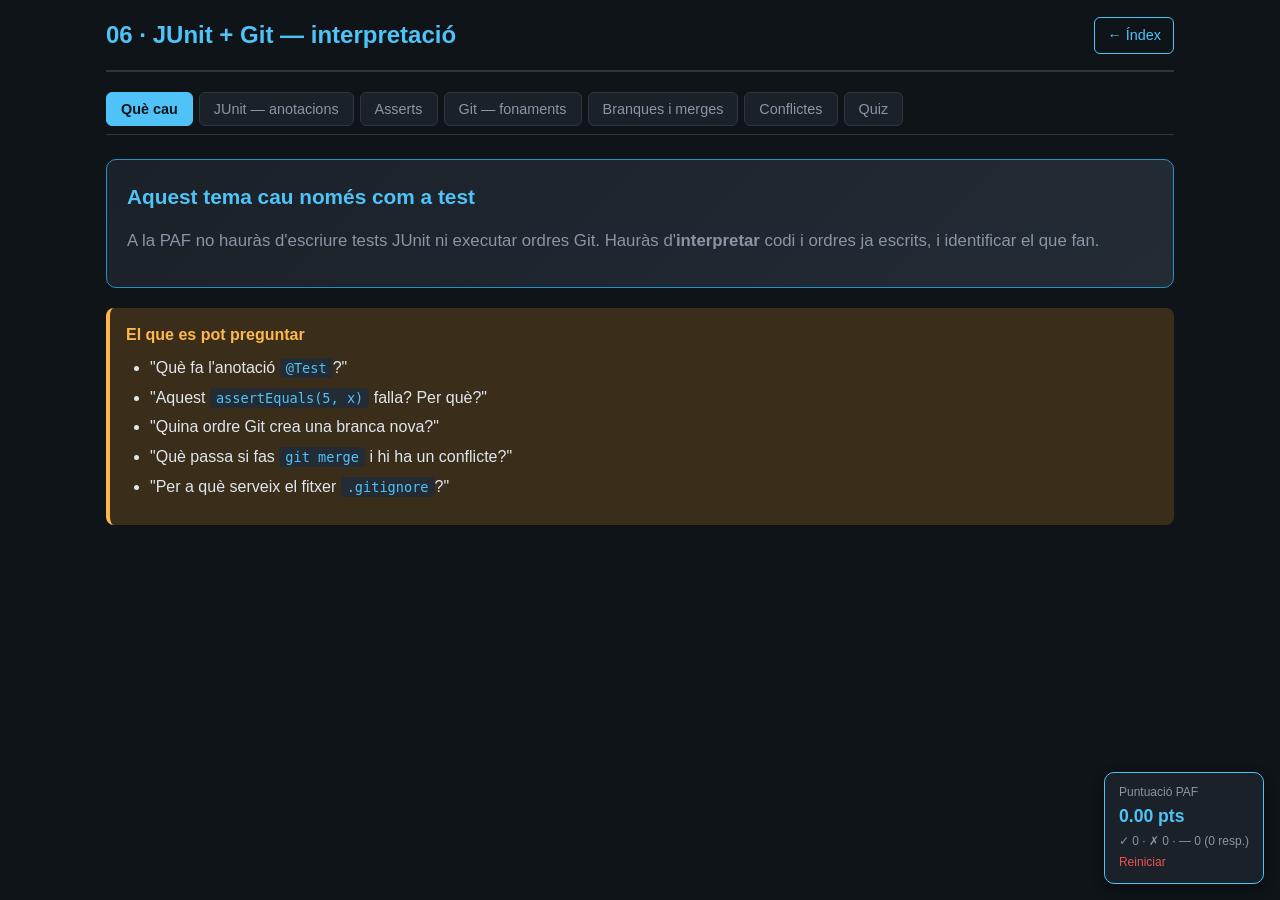
<file: 06_junit_git.html>
<!DOCTYPE html>
<html lang="ca">
<head>
<meta charset="UTF-8">
<meta name="viewport" content="width=device-width, initial-scale=1.0">
<title>06 · JUnit + Git — Repàs PAF M0487</title>
<link rel="stylesheet" href="styles.css">
</head>
<body>

<header>
  <h1>06 · JUnit + Git — interpretació</h1>
  <a class="back" href="index.html">← Índex</a>
</header>

<div class="tabs">
  <button class="tab" onclick="showTab('intro', this)">Què cau</button>
  <button class="tab" onclick="showTab('junit', this)">JUnit — anotacions</button>
  <button class="tab" onclick="showTab('asserts', this)">Asserts</button>
  <button class="tab" onclick="showTab('git_basics', this)">Git — fonaments</button>
  <button class="tab" onclick="showTab('branques', this)">Branques i merges</button>
  <button class="tab" onclick="showTab('conflictes', this)">Conflictes</button>
  <button class="tab" onclick="showTab('quiz', this)">Quiz</button>
</div>

<!-- =================== INTRO =================== -->
<section id="intro" class="section">
  <div class="hero">
    <h2>Aquest tema cau només com a test</h2>
    <p class="lead">A la PAF no hauràs d'escriure tests JUnit ni executar ordres Git. Hauràs d'<strong>interpretar</strong> codi i ordres ja escrits, i identificar el que fan.</p>
  </div>

  <div class="card warn">
    <div class="card-title">El que es pot preguntar</div>
    <ul>
      <li>"Què fa l'anotació <code>@Test</code>?"</li>
      <li>"Aquest <code>assertEquals(5, x)</code> falla? Per què?"</li>
      <li>"Quina ordre Git crea una branca nova?"</li>
      <li>"Què passa si fas <code>git merge</code> i hi ha un conflicte?"</li>
      <li>"Per a què serveix el fitxer <code>.gitignore</code>?"</li>
    </ul>
  </div>
</section>

<!-- =================== JUNIT ANOTACIONS =================== -->
<section id="junit" class="section">
  <h2>JUnit 5 — Anotacions clau</h2>

  <table>
    <tr><th>Anotació</th><th>Què fa</th><th>Quan s'executa</th></tr>
    <tr><td><code>@Test</code></td><td>Marca un mètode com a prova</td><td>Cada vegada que executes els tests</td></tr>
    <tr><td><code>@BeforeEach</code></td><td>Codi que s'executa <strong>abans de cada test</strong></td><td>Abans de cada <code>@Test</code></td></tr>
    <tr><td><code>@AfterEach</code></td><td>Codi que s'executa <strong>després de cada test</strong></td><td>Després de cada <code>@Test</code></td></tr>
    <tr><td><code>@BeforeAll</code></td><td>Una sola vegada al principi (mètode <strong>static</strong>)</td><td>Abans del primer test</td></tr>
    <tr><td><code>@AfterAll</code></td><td>Una sola vegada al final (mètode <strong>static</strong>)</td><td>Després de l'últim test</td></tr>
    <tr><td><code>@Disabled</code></td><td>Salta aquest test (no s'executa)</td><td>Mai</td></tr>
    <tr><td><code>@DisplayName("...")</code></td><td>Nom amigable que apareix als resultats</td><td>—</td></tr>
  </table>

  <h3>Exemple complet</h3>
  <pre><code><span class="kw">package</span> gestio;

<span class="kw">import</span> org.junit.jupiter.api.Test;
<span class="kw">import</span> org.junit.jupiter.api.BeforeEach;
<span class="kw">import static</span> org.junit.jupiter.api.Assertions.*;

<span class="kw">public class</span> <span class="typ">TestControlVol</span> {

    <span class="kw">private</span> <span class="typ">ControlVol</span> cv;

    <span class="anno">@BeforeEach</span>
    <span class="kw">void</span> <span class="fn">setUp</span>() {
        cv = <span class="kw">new</span> <span class="typ">ControlVol</span>();    <span class="com">// abans de cada test</span>
    }

    <span class="anno">@Test</span>
    <span class="kw">void</span> <span class="fn">testBateriaOptima</span>() <span class="kw">throws</span> <span class="typ">Exception</span> {
        <span class="typ">String</span> resultat = <span class="typ">ControlVol</span>.<span class="fn">alertaBateria</span>(<span class="num">95</span>);
        <span class="fn">assertEquals</span>(<span class="str">"Bateria òptima"</span>, resultat);
    }

    <span class="anno">@Test</span>
    <span class="kw">void</span> <span class="fn">testValorInvalid</span>() {
        <span class="fn">assertThrows</span>(<span class="typ">BateriaIncorrectaException</span>.<span class="kw">class</span>, () -&gt; {
            <span class="typ">ControlVol</span>.<span class="fn">alertaBateria</span>(<span class="num">-5</span>);
        });
    }
}</code></pre>

  <div class="card good">
    <div class="card-title">💡 Convenció de noms</div>
    <p>El nom de la classe de test sol començar per <strong>Test</strong> (<code>TestControlVol</code>) o acabar amb <strong>Tests</strong>. Cada mètode <code>@Test</code> hauria d'expressar <strong>què prova</strong>: <code>testValorInvalid</code>, <code>testBateriaOptima</code>...</p>
  </div>
</section>

<!-- =================== ASSERTS =================== -->
<section id="asserts" class="section">
  <h2>Mètodes <code>assert</code> de JUnit 5</h2>
  <p>Són mètodes estàtics de la classe <code>org.junit.jupiter.api.Assertions</code>.</p>

  <table>
    <tr><th>Mètode</th><th>Què comprova</th><th>Exemple</th></tr>
    <tr>
      <td><code>assertEquals(esperat, actual)</code></td>
      <td>Que els dos valors siguin iguals</td>
      <td><code>assertEquals(5, x)</code></td>
    </tr>
    <tr>
      <td><code>assertNotEquals(no_esperat, actual)</code></td>
      <td>Que NO siguin iguals</td>
      <td><code>assertNotEquals(0, divisor)</code></td>
    </tr>
    <tr>
      <td><code>assertTrue(condició)</code></td>
      <td>Que sigui <code>true</code></td>
      <td><code>assertTrue(llista.isEmpty())</code></td>
    </tr>
    <tr>
      <td><code>assertFalse(condició)</code></td>
      <td>Que sigui <code>false</code></td>
      <td><code>assertFalse(usuari.isAdmin())</code></td>
    </tr>
    <tr>
      <td><code>assertNull(obj)</code></td>
      <td>Que l'objecte sigui <code>null</code></td>
      <td><code>assertNull(resultat)</code></td>
    </tr>
    <tr>
      <td><code>assertNotNull(obj)</code></td>
      <td>Que l'objecte NO sigui <code>null</code></td>
      <td><code>assertNotNull(usuari)</code></td>
    </tr>
    <tr>
      <td><code>assertThrows(Tipus.class, () -> ...)</code></td>
      <td>Que el codi llanci una excepció</td>
      <td>Vegeu exemple a baix</td>
    </tr>
    <tr>
      <td><code>assertArrayEquals(a, b)</code></td>
      <td>Que dos arrays siguin iguals element a element</td>
      <td><code>assertArrayEquals(new int[]{1,2}, x)</code></td>
    </tr>
    <tr>
      <td><code>fail("missatge")</code></td>
      <td>Forçar que la prova falli sempre</td>
      <td><code>fail("No s'hauria d'arribar aquí")</code></td>
    </tr>
  </table>

  <h3>L'ordre dels arguments d'<code>assertEquals</code></h3>
  <div class="card warn">
    <div class="card-title">⚠️ Sempre: esperat primer, actual després</div>
    <pre><code><span class="fn">assertEquals</span>(<span class="num">10</span>, <span class="fn">calcular</span>(<span class="num">5</span>));
<span class="com">//           ↑esperat    ↑resultat real</span></code></pre>
    <p>Si t'equivoques d'ordre, el test funciona igual però el missatge d'error queda invertit i confús ("expected 5, but was 10" quan en realitat era al revés).</p>
  </div>

  <h3><code>assertThrows</code> — el important per a la PAF</h3>
  <pre><code><span class="anno">@Test</span>
<span class="kw">void</span> <span class="fn">testValorNegatiu</span>() {
    <span class="fn">assertThrows</span>(<span class="typ">BateriaIncorrectaException</span>.<span class="kw">class</span>, () -&gt; {
        <span class="typ">ControlVol</span>.<span class="fn">alertaBateria</span>(<span class="num">-5</span>);
    });
}</code></pre>

  <div class="card good">
    <div class="card-title">Llegir aquest assert</div>
    <p>Diu: "<em>esperem que el codi dins la lambda llanci una <code>BateriaIncorrectaException</code></em>".</p>
    <ul>
      <li>Si llança aquesta excepció → <strong>test OK</strong></li>
      <li>Si llança una <strong>altra</strong> excepció → test FALLA</li>
      <li>Si <strong>no llança cap</strong> excepció → test FALLA</li>
    </ul>
  </div>

  <div class="card bad">
    <div class="card-title">❌ Error típic</div>
    <p>Si proves un mètode que llança una excepció <strong>checked</strong> (Exception, no RuntimeException), has de marcar el test amb <code>throws</code>:</p>
    <pre><code><span class="anno">@Test</span>
<span class="kw">void</span> <span class="fn">testBateriaNormal</span>() <span class="kw">throws</span> <span class="typ">Exception</span> {  <span class="com">// ← necessari!</span>
    <span class="fn">assertEquals</span>(<span class="str">"Operació normal"</span>, <span class="typ">ControlVol</span>.<span class="fn">alertaBateria</span>(<span class="num">70</span>));
}</code></pre>
  </div>

  <h3>Interpretar resultats d'execució</h3>
  <table>
    <tr><th>Símbol</th><th>Significat</th></tr>
    <tr><td>✓ verd</td><td>Test passat (assert OK)</td></tr>
    <tr><td>✗ vermell</td><td>Test fallat (assert FAILED)</td></tr>
    <tr><td>⚠️ groc</td><td>Error d'execució (excepció no esperada)</td></tr>
    <tr><td>Saltat</td><td>El test té <code>@Disabled</code></td></tr>
  </table>
</section>

<!-- =================== GIT BASICS =================== -->
<section id="git_basics" class="section">
  <h2>Git — ordres bàsiques</h2>

  <table>
    <tr><th>Ordre</th><th>Què fa</th></tr>
    <tr><td><code>git init</code></td><td>Inicialitza un repositori nou a la carpeta actual</td></tr>
    <tr><td><code>git status</code></td><td>Mostra fitxers modificats, staged, no rastrejats</td></tr>
    <tr><td><code>git add &lt;fitxer&gt;</code></td><td>Afegeix un fitxer a l'àrea de staging</td></tr>
    <tr><td><code>git add .</code></td><td>Afegeix tots els fitxers modificats</td></tr>
    <tr><td><code>git commit -m "missatge"</code></td><td>Crea un commit amb els canvis staged</td></tr>
    <tr><td><code>git log</code></td><td>Mostra la història de commits</td></tr>
    <tr><td><code>git diff</code></td><td>Mostra els canvis pendents</td></tr>
    <tr><td><code>git restore &lt;fitxer&gt;</code></td><td>Descarta canvis locals d'un fitxer</td></tr>
  </table>

  <h3>El cicle típic</h3>
  <pre><code>Carpeta de treball  →  Staging area  →  Repositori local
    (modifies)         (git add)         (git commit)</code></pre>

  <h3>Estats dels fitxers</h3>
  <table>
    <tr><th>Estat</th><th>Significat</th></tr>
    <tr><td><strong>Untracked</strong></td><td>Git no en sap res, mai s'ha fet <code>add</code></td></tr>
    <tr><td><strong>Modified</strong></td><td>Modificat però encara no afegit a staging</td></tr>
    <tr><td><strong>Staged</strong></td><td>Afegit amb <code>git add</code>, llest per commit</td></tr>
    <tr><td><strong>Committed</strong></td><td>Guardat al repositori</td></tr>
  </table>

  <h3>El fitxer .gitignore</h3>
  <pre><code><span class="com"># Comentaris amb #</span>
*.class
*.log
target/
.DS_Store
node_modules/</code></pre>
  <p>Indica a Git quins fitxers o patrons ha d'<strong>ignorar</strong> (no rastrejar). Típicament: binaris generats, logs, configuracions locals, secrets.</p>

  <div class="card warn">
    <div class="card-title">⚠️ Una vegada un fitxer està rastrejat...</div>
    <p>Afegir-lo al <code>.gitignore</code> NO el treu de Git. Cal fer <code>git rm --cached &lt;fitxer&gt;</code> per fer que Git deixi de seguir-lo.</p>
  </div>
</section>

<!-- =================== BRANQUES =================== -->
<section id="branques" class="section">
  <h2>Branques i fusions</h2>

  <table>
    <tr><th>Ordre</th><th>Què fa</th></tr>
    <tr><td><code>git branch</code></td><td>Llista les branques (* = la actual)</td></tr>
    <tr><td><code>git branch &lt;nom&gt;</code></td><td>Crea una branca nova (no s'hi mou)</td></tr>
    <tr><td><code>git checkout &lt;nom&gt;</code></td><td>Es mou a una branca existent</td></tr>
    <tr><td><code>git checkout -b &lt;nom&gt;</code></td><td>Crea i es mou a la branca nova (atall)</td></tr>
    <tr><td><code>git switch &lt;nom&gt;</code></td><td>Versió moderna de <code>checkout</code> per canviar branca</td></tr>
    <tr><td><code>git merge &lt;nom&gt;</code></td><td>Fusiona la branca <code>&lt;nom&gt;</code> a la actual</td></tr>
    <tr><td><code>git branch -d &lt;nom&gt;</code></td><td>Esborra una branca (si està fusionada)</td></tr>
  </table>

  <h3>Vocabulari important</h3>
  <table>
    <tr><th>Terme</th><th>Significat</th></tr>
    <tr><td><strong>HEAD</strong></td><td>La versió més recent de la branca on ets ara</td></tr>
    <tr><td><strong>master / main</strong></td><td>La branca principal (el "tronc")</td></tr>
    <tr><td><strong>Branca</strong></td><td>Una línia de desenvolupament paral·lela</td></tr>
    <tr><td><strong>Commit</strong></td><td>Un punt fix de la història (snapshot)</td></tr>
    <tr><td><strong>Merge</strong></td><td>Unir canvis d'una branca a una altra</td></tr>
  </table>

  <h3>Tipus de merge</h3>
  <div class="card good">
    <div class="card-title">Fast-forward</div>
    <p>Si la branca destí <strong>no té commits propis</strong> des que es va separar la branca origen, Git només "mou el punter" cap endavant. No crea cap commit nou de merge.</p>
    <pre><code>master   A───B
              \\
branca         C───D

Després de "git merge branca" des de master:

master   A───B───C───D  (només mou el HEAD endavant)</code></pre>
  </div>

  <div class="card info">
    <div class="card-title">Merge amb 3 vies (3-way merge)</div>
    <p>Quan les dues branques tenen commits propis, Git crea un <strong>commit de merge</strong> nou que combina les dues històries.</p>
    <pre><code>master   A───B───E
              \\       \\
branca         C───D───M (commit de merge)</code></pre>
  </div>
</section>

<!-- =================== CONFLICTES =================== -->
<section id="conflictes" class="section">
  <h2>Conflictes de merge</h2>
  <p>Un <strong>conflicte</strong> es produeix quan dues branques han modificat <strong>les mateixes línies</strong> d'un mateix fitxer.</p>

  <div class="card bad">
    <div class="card-title">Cas pràctic (com a l'EAC3)</div>
    <p><strong>master:</strong> tens <code>private int autonomia;</code></p>
    <p><strong>branca_autonomia:</strong> canvies a <code>private double autonomia;</code></p>
    <p><strong>branca_nom:</strong> canvies el mateix atribut a <code>private int tempsVolMaxim;</code></p>
    <p>Quan intentes fusionar les dues branques a master, Git no sap quin canvi guardar i marca el conflicte.</p>
  </div>

  <h3>Com es veu un conflicte al fitxer</h3>
  <pre><code><span class="com">// Dron.java</span>
&lt;&lt;&lt;&lt;&lt;&lt;&lt; HEAD
    <span class="kw">private double</span> autonomia;
=======
    <span class="kw">private int</span> tempsVolMaxim;
&gt;&gt;&gt;&gt;&gt;&gt;&gt; branca_nom</code></pre>

  <ul>
    <li><strong>HEAD</strong> = la versió de la branca actual (master)</li>
    <li><strong>branca_nom</strong> = la versió que vols incorporar</li>
    <li>Cal <strong>editar manualment</strong> el fitxer, decidir quin codi va i esborrar els marcadors <code>&lt;&lt;&lt;</code>, <code>===</code>, <code>&gt;&gt;&gt;</code></li>
  </ul>

  <h3>Procediment per resoldre</h3>
  <ol>
    <li><code>git status</code> per veure quins fitxers tenen conflicte.</li>
    <li>Obre el fitxer i edita'l manualment.</li>
    <li>Deixa només el codi que vols mantenir (potser una barreja dels dos).</li>
    <li>Esborra els marcadors <code>&lt;&lt;&lt;</code>, <code>===</code>, <code>&gt;&gt;&gt;</code>.</li>
    <li><code>git add &lt;fitxer&gt;</code> per marcar com a resolt.</li>
    <li><code>git commit</code> per completar el merge.</li>
  </ol>

  <div class="card good">
    <div class="card-title">Cas EAC3 — la solució "barreja"</div>
    <p>Volies mantenir <strong>tots dos canvis</strong>: el tipus <code>double</code> de branca_autonomia I el nom <code>tempsVolMaxim</code> de branca_nom. La resolució manual seria:</p>
    <pre><code>    <span class="kw">private double</span> tempsVolMaxim;</code></pre>
    <p>Mostra que Git no decideix per tu — només marca el conflicte. La decisió és humana.</p>
  </div>

  <h3>Tipus de canvis que NO causen conflicte</h3>
  <div class="card info">
    <ul>
      <li>Dues branques modifiquen <strong>línies diferents</strong> del mateix fitxer → Git fusiona automàticament.</li>
      <li>Dues branques modifiquen <strong>fitxers diferents</strong> → cap problema.</li>
      <li>Una branca afegeix un fitxer nou que no existeix a l'altra → s'afegeix tal com ve.</li>
    </ul>
  </div>
</section>

<!-- =================== QUIZ =================== -->
<section id="quiz" class="section">
  <h2>Quiz — JUnit + Git (15 preguntes)</h2>

  <div class="quiz">

    <div class="q">
      <div class="q-text">1. L'anotació <code>@Test</code> de JUnit serveix per:</div>
      <div class="opts">
        <button class="opt" data-opt="a" onclick="answer(this,'b','j1')">a) Generar la documentació del mètode</button>
        <button class="opt" data-opt="b" onclick="answer(this,'b','j1')">b) Marcar el mètode com una prova que cal executar</button>
        <button class="opt" data-opt="c" onclick="answer(this,'b','j1')">c) Saltar-se aquest mètode</button>
        <button class="opt" data-opt="d" onclick="answer(this,'b','j1')">d) Compilar el mètode dues vegades</button>
      </div>
      <div class="explain" id="exp_j1">Cada mètode amb <code>@Test</code> serà executat per JUnit quan corris la suite.</div>
    </div>

    <div class="q">
      <div class="q-text">2. Què comprova <code>assertEquals(5, x)</code>?</div>
      <div class="opts">
        <button class="opt" data-opt="a" onclick="answer(this,'b','j2')">a) Que x sigui més gran que 5</button>
        <button class="opt" data-opt="b" onclick="answer(this,'b','j2')">b) Que x sigui exactament igual a 5</button>
        <button class="opt" data-opt="c" onclick="answer(this,'b','j2')">c) Que x sigui null</button>
        <button class="opt" data-opt="d" onclick="answer(this,'b','j2')">d) Que x sigui diferent de 5</button>
      </div>
      <div class="explain" id="exp_j2">Primer paràmetre = esperat, segon = real. Comprova igualtat estricta.</div>
    </div>

    <div class="q">
      <div class="q-text">3. <code>@BeforeEach</code> s'executa:</div>
      <div class="opts">
        <button class="opt" data-opt="a" onclick="answer(this,'c','j3')">a) Una sola vegada al principi de tots els tests</button>
        <button class="opt" data-opt="b" onclick="answer(this,'c','j3')">b) Una sola vegada al final</button>
        <button class="opt" data-opt="c" onclick="answer(this,'c','j3')">c) Abans de cada test individual</button>
        <button class="opt" data-opt="d" onclick="answer(this,'c','j3')">d) Només si un test falla</button>
      </div>
      <div class="explain" id="exp_j3">Permet inicialitzar variables abans de cada test, garantint que cada prova és independent. <code>@BeforeAll</code> és el que s'executa una vegada.</div>
    </div>

    <div class="q">
      <div class="q-text">4. <code>assertThrows(IllegalArgumentException.class, () -> metode(-5))</code> passa si:</div>
      <div class="opts">
        <button class="opt" data-opt="a" onclick="answer(this,'b','j4')">a) El mètode retorna -5</button>
        <button class="opt" data-opt="b" onclick="answer(this,'b','j4')">b) El mètode llança IllegalArgumentException</button>
        <button class="opt" data-opt="c" onclick="answer(this,'b','j4')">c) El mètode no llança cap excepció</button>
        <button class="opt" data-opt="d" onclick="answer(this,'b','j4')">d) El mètode retorna null</button>
      </div>
      <div class="explain" id="exp_j4">El test verifica que es llanci EXACTAMENT aquell tipus d'excepció. Si llança una altra, o no llança res, el test falla.</div>
    </div>

    <div class="q">
      <div class="q-text">5. L'ordre per inicialitzar un repositori Git nou és:</div>
      <div class="opts">
        <button class="opt" data-opt="a" onclick="answer(this,'c','j5')">a) <code>git start</code></button>
        <button class="opt" data-opt="b" onclick="answer(this,'c','j5')">b) <code>git create</code></button>
        <button class="opt" data-opt="c" onclick="answer(this,'c','j5')">c) <code>git init</code></button>
        <button class="opt" data-opt="d" onclick="answer(this,'c','j5')">d) <code>git new</code></button>
      </div>
      <div class="explain" id="exp_j5"><code>git init</code> crea el directori <code>.git/</code> a la carpeta actual.</div>
    </div>

    <div class="q">
      <div class="q-text">6. Per saber quins fitxers tenen canvis pendents, l'ordre és:</div>
      <div class="opts">
        <button class="opt" data-opt="a" onclick="answer(this,'b','j6')">a) <code>git log</code></button>
        <button class="opt" data-opt="b" onclick="answer(this,'b','j6')">b) <code>git status</code></button>
        <button class="opt" data-opt="c" onclick="answer(this,'b','j6')">c) <code>git changes</code></button>
        <button class="opt" data-opt="d" onclick="answer(this,'b','j6')">d) <code>git pending</code></button>
      </div>
      <div class="explain" id="exp_j6"><code>git status</code> mostra fitxers modificats, staged i untracked. <code>git log</code> mostra commits passats, no canvis actuals.</div>
    </div>

    <div class="q">
      <div class="q-text">7. Què és el HEAD?</div>
      <div class="opts">
        <button class="opt" data-opt="a" onclick="answer(this,'c','j7')">a) El primer commit del repositori</button>
        <button class="opt" data-opt="b" onclick="answer(this,'c','j7')">b) El títol del repositori</button>
        <button class="opt" data-opt="c" onclick="answer(this,'c','j7')">c) La versió actual / l'últim commit de la branca actual</button>
        <button class="opt" data-opt="d" onclick="answer(this,'c','j7')">d) Un fitxer de configuració</button>
      </div>
      <div class="explain" id="exp_j7">HEAD apunta sempre a on ets ara. Després d'un nou commit, HEAD avança a aquest nou commit.</div>
    </div>

    <div class="q">
      <div class="q-text">8. Què és un conflicte de merge?</div>
      <div class="opts">
        <button class="opt" data-opt="a" onclick="answer(this,'b','j8')">a) Una discussió entre desenvolupadors</button>
        <button class="opt" data-opt="b" onclick="answer(this,'b','j8')">b) Quan dues branques han modificat les mateixes línies d'un fitxer i Git no sap quina versió mantenir</button>
        <button class="opt" data-opt="c" onclick="answer(this,'b','j8')">c) Un error de sintaxi al codi</button>
        <button class="opt" data-opt="d" onclick="answer(this,'b','j8')">d) La pèrdua del repositori per fallada de maquinari</button>
      </div>
      <div class="explain" id="exp_j8">Cal resoldre'l manualment editant el fitxer i decidint quins canvis es queden.</div>
    </div>

    <div class="q">
      <div class="q-text">9. El fitxer <code>.gitignore</code> serveix per:</div>
      <div class="opts">
        <button class="opt" data-opt="a" onclick="answer(this,'b','j9')">a) Configurar el nom del repositori</button>
        <button class="opt" data-opt="b" onclick="answer(this,'b','j9')">b) Indicar a Git quins fitxers o patrons no s'han de rastrejar</button>
        <button class="opt" data-opt="c" onclick="answer(this,'b','j9')">c) Llistar els commits ignorats</button>
        <button class="opt" data-opt="d" onclick="answer(this,'b','j9')">d) Bloquejar els merges</button>
      </div>
      <div class="explain" id="exp_j9">S'hi posen patrons com <code>*.class</code>, <code>target/</code>, <code>.DS_Store</code> per evitar pujar binaris o configs locals.</div>
    </div>

    <div class="q">
      <div class="q-text">10. Per crear i situar-se a una branca nova alhora:</div>
      <div class="opts">
        <button class="opt" data-opt="a" onclick="answer(this,'c','j10')">a) <code>git branch nova</code></button>
        <button class="opt" data-opt="b" onclick="answer(this,'c','j10')">b) <code>git merge nova</code></button>
        <button class="opt" data-opt="c" onclick="answer(this,'c','j10')">c) <code>git checkout -b nova</code></button>
        <button class="opt" data-opt="d" onclick="answer(this,'c','j10')">d) <code>git init nova</code></button>
      </div>
      <div class="explain" id="exp_j10"><code>git branch</code> sense <code>-b</code> només crea, no mou. <code>checkout -b</code> fa les dues coses.</div>
    </div>

    <div class="q">
      <div class="q-text">11. Quan Git fa un merge "fast-forward":</div>
      <div class="opts">
        <button class="opt" data-opt="a" onclick="answer(this,'c','j11')">a) Crea un commit de merge nou</button>
        <button class="opt" data-opt="b" onclick="answer(this,'c','j11')">b) Demana confirmació interactiva</button>
        <button class="opt" data-opt="c" onclick="answer(this,'c','j11')">c) Només mou el punter de la branca cap endavant, sense commit nou</button>
        <button class="opt" data-opt="d" onclick="answer(this,'c','j11')">d) Sempre produeix un conflicte</button>
      </div>
      <div class="explain" id="exp_j11">Passa quan la branca destí no té commits propis des que es va separar. És el merge més senzill possible.</div>
    </div>

    <div class="q">
      <div class="q-text">12. Què fa <code>git add .</code>?</div>
      <div class="opts">
        <button class="opt" data-opt="a" onclick="answer(this,'b','j12')">a) Crea un commit</button>
        <button class="opt" data-opt="b" onclick="answer(this,'b','j12')">b) Afegeix tots els fitxers modificats a l'àrea de staging</button>
        <button class="opt" data-opt="c" onclick="answer(this,'b','j12')">c) Esborra tots els fitxers no rastrejats</button>
        <button class="opt" data-opt="d" onclick="answer(this,'b','j12')">d) Connecta amb un repositori remot</button>
      </div>
      <div class="explain" id="exp_j12">El punt vol dir "tots els fitxers de la carpeta actual i subcarpetes". <code>git add</code> mai crea commits, només prepara fitxers per al commit.</div>
    </div>

    <div class="q">
      <div class="q-text">13. En un fitxer amb conflicte, els marcadors <code>&lt;&lt;&lt;&lt;&lt;&lt;&lt; HEAD</code> indiquen:</div>
      <div class="opts">
        <button class="opt" data-opt="a" onclick="answer(this,'c','j13')">a) Una línia que Git ha esborrat</button>
        <button class="opt" data-opt="b" onclick="answer(this,'c','j13')">b) Un comentari en HTML</button>
        <button class="opt" data-opt="c" onclick="answer(this,'c','j13')">c) L'inici de la versió de la branca actual (la que ja teníem)</button>
        <button class="opt" data-opt="d" onclick="answer(this,'c','j13')">d) El final del fitxer</button>
      </div>
      <div class="explain" id="exp_j13">Després de <code>&lt;&lt;&lt; HEAD</code> i fins a <code>===</code> hi ha la teva versió. De <code>===</code> a <code>&gt;&gt;&gt;</code> hi ha la versió de l'altra branca.</div>
    </div>

    <div class="q">
      <div class="q-text">14. Què fa <code>assertNotNull(obj)</code>?</div>
      <div class="opts">
        <button class="opt" data-opt="a" onclick="answer(this,'c','j14')">a) Comprova que obj sigui null</button>
        <button class="opt" data-opt="b" onclick="answer(this,'c','j14')">b) Comprova que obj sigui buit</button>
        <button class="opt" data-opt="c" onclick="answer(this,'c','j14')">c) Comprova que obj NO sigui null</button>
        <button class="opt" data-opt="d" onclick="answer(this,'c','j14')">d) Crea l'objecte si és null</button>
      </div>
      <div class="explain" id="exp_j14">Si obj és null, el test falla. Útil per verificar que un constructor o factory mètode realment crea un objecte.</div>
    </div>

    <div class="q">
      <div class="q-text">15. La branca principal d'un projecte Git tradicional s'anomena:</div>
      <div class="opts">
        <button class="opt" data-opt="a" onclick="answer(this,'d','j15')">a) root</button>
        <button class="opt" data-opt="b" onclick="answer(this,'d','j15')">b) base</button>
        <button class="opt" data-opt="c" onclick="answer(this,'d','j15')">c) trunk</button>
        <button class="opt" data-opt="d" onclick="answer(this,'d','j15')">d) master o main</button>
      </div>
      <div class="explain" id="exp_j15">Tradicionalment "master". Els repositoris moderns sovint l'anomenen "main" com a alternativa.</div>
    </div>

  </div>
</section>

<div id="tracker" class="tracker"></div>
<script src="shared.js"></script>
</body>
</html>
</file>
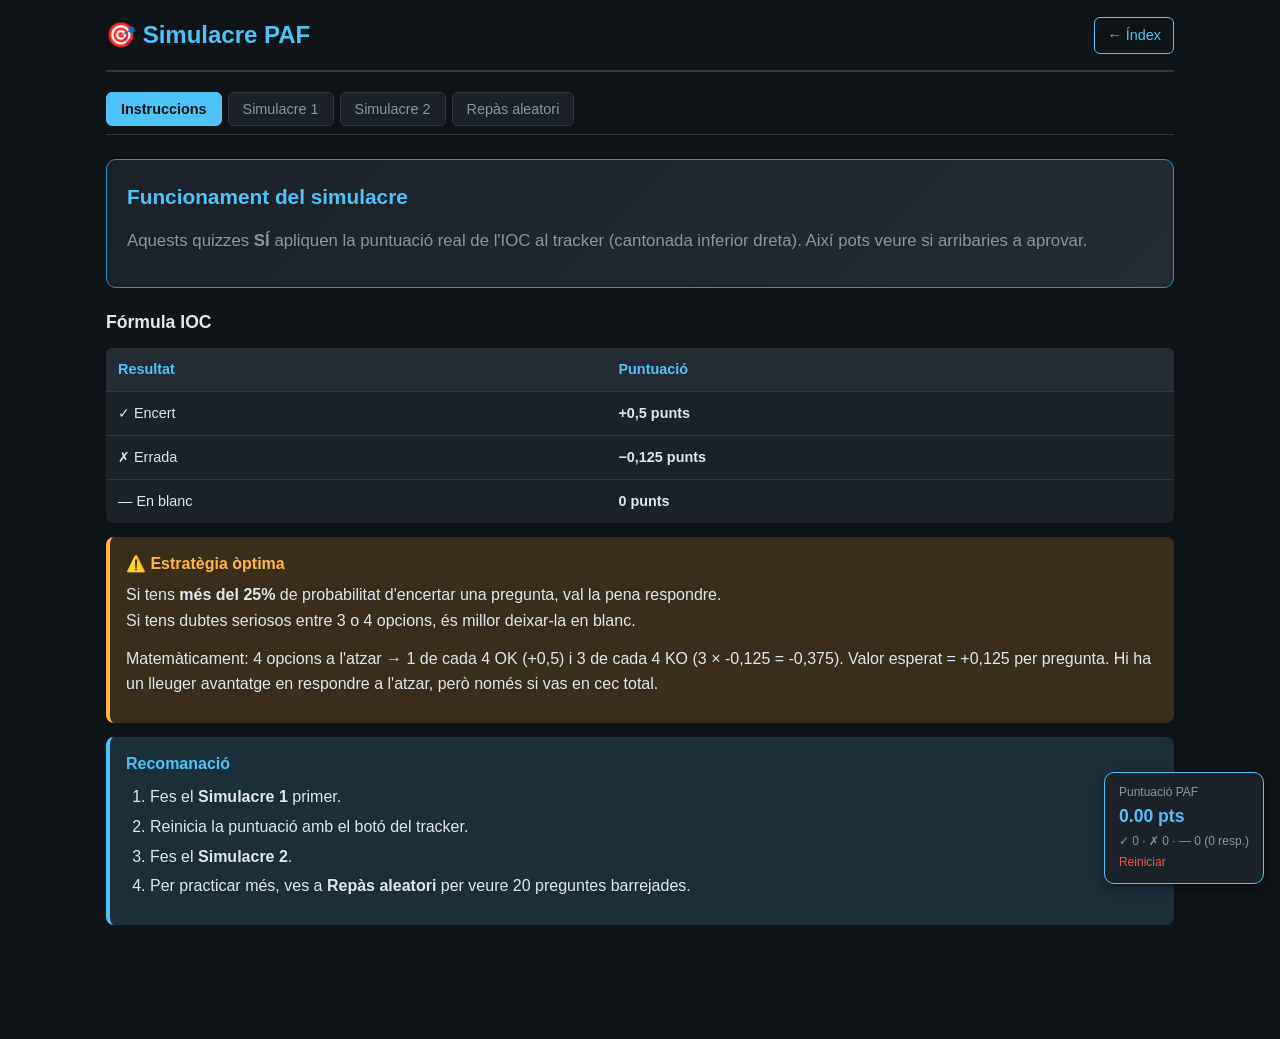
<file: 07_simulacre.html>
<!DOCTYPE html>
<html lang="ca">
<head>
<meta charset="UTF-8">
<meta name="viewport" content="width=device-width, initial-scale=1.0">
<title>07 · Simulacre PAF — Repàs M0487</title>
<link rel="stylesheet" href="styles.css">
</head>
<body>

<header>
  <h1>🎯 Simulacre PAF</h1>
  <a class="back" href="index.html">← Índex</a>
</header>

<div class="tabs">
  <button class="tab" onclick="showTab('intro', this)">Instruccions</button>
  <button class="tab" onclick="showTab('sim1', this)">Simulacre 1</button>
  <button class="tab" onclick="showTab('sim2', this)">Simulacre 2</button>
  <button class="tab" onclick="showTab('random', this)">Repàs aleatori</button>
</div>

<!-- =================== INTRO =================== -->
<section id="intro" class="section">
  <div class="hero">
    <h2>Funcionament del simulacre</h2>
    <p class="lead">Aquests quizzes <strong>SÍ</strong> apliquen la puntuació real de l'IOC al tracker (cantonada inferior dreta). Així pots veure si arribaries a aprovar.</p>
  </div>

  <h3>Fórmula IOC</h3>
  <table>
    <tr><th>Resultat</th><th>Puntuació</th></tr>
    <tr><td>✓ Encert</td><td><strong>+0,5 punts</strong></td></tr>
    <tr><td>✗ Errada</td><td><strong>−0,125 punts</strong></td></tr>
    <tr><td>— En blanc</td><td><strong>0 punts</strong></td></tr>
  </table>

  <div class="card warn">
    <div class="card-title">⚠️ Estratègia òptima</div>
    <p>Si tens <strong>més del 25%</strong> de probabilitat d'encertar una pregunta, val la pena respondre.<br>
       Si tens dubtes seriosos entre 3 o 4 opcions, és millor deixar-la en blanc.</p>
    <p>Matemàticament: 4 opcions a l'atzar → 1 de cada 4 OK (+0,5) i 3 de cada 4 KO (3 × -0,125 = -0,375). Valor esperat = +0,125 per pregunta. Hi ha un lleuger avantatge en respondre a l'atzar, però només si vas en cec total.</p>
  </div>

  <div class="card info">
    <div class="card-title">Recomanació</div>
    <ol>
      <li>Fes el <strong>Simulacre 1</strong> primer.</li>
      <li>Reinicia la puntuació amb el botó del tracker.</li>
      <li>Fes el <strong>Simulacre 2</strong>.</li>
      <li>Per practicar més, ves a <strong>Repàs aleatori</strong> per veure 20 preguntes barrejades.</li>
    </ol>
  </div>
</section>

<!-- =================== SIMULACRE 1 =================== -->
<section id="sim1" class="section">
  <h2>Simulacre 1 — 10 preguntes mixtes</h2>
  <p style="color:var(--text-dim);font-size:0.9rem;">Format real de la PAF. Cada pregunta té 4 opcions + l'opció de deixar-la en blanc.</p>

  <div class="quiz">

    <div class="q">
      <div class="q-text">1. A UML, la composició es representa amb:</div>
      <div class="opts">
        <button class="opt" data-opt="a" onclick="answer(this,'b','s1q1',true)">a) Un rombe buit</button>
        <button class="opt" data-opt="b" onclick="answer(this,'b','s1q1',true)">b) Un rombe ple</button>
        <button class="opt" data-opt="c" onclick="answer(this,'b','s1q1',true)">c) Una fletxa triangular buida</button>
        <button class="opt" data-opt="d" onclick="answer(this,'b','s1q1',true)">d) Una línia discontínua</button>
        <button class="opt blank-btn" onclick="blank(this,'b','s1q1')">— Deixar en blanc</button>
      </div>
      <div class="explain" id="exp_s1q1">Composició = rombe ple. Indica vinculació forta (la part no existeix sense el tot).</div>
    </div>

    <div class="q">
      <div class="q-text">2. Quin element NO forma part de la programació estructurada?</div>
      <div class="opts">
        <button class="opt" data-opt="a" onclick="answer(this,'d','s1q2',true)">a) Seqüència</button>
        <button class="opt" data-opt="b" onclick="answer(this,'d','s1q2',true)">b) Selecció</button>
        <button class="opt" data-opt="c" onclick="answer(this,'d','s1q2',true)">c) Iteració</button>
        <button class="opt" data-opt="d" onclick="answer(this,'d','s1q2',true)">d) GOTO</button>
        <button class="opt blank-btn" onclick="blank(this,'d','s1q2')">— Deixar en blanc</button>
      </div>
      <div class="explain" id="exp_s1q2">Böhm-Jacopini: només seqüència, selecció i iteració. GOTO és precisament el que la programació estructurada va eliminar.</div>
    </div>

    <div class="q">
      <div class="q-text">3. <code>@GetMapping("/dada")</code> a Spring Boot:</div>
      <div class="opts">
        <button class="opt" data-opt="a" onclick="answer(this,'c','s1q3',true)">a) Crea un nou bean</button>
        <button class="opt" data-opt="b" onclick="answer(this,'c','s1q3',true)">b) Connecta amb la base de dades</button>
        <button class="opt" data-opt="c" onclick="answer(this,'c','s1q3',true)">c) Mapeja peticions HTTP GET a /dada a aquest mètode</button>
        <button class="opt" data-opt="d" onclick="answer(this,'c','s1q3',true)">d) Crea una taula a la BD</button>
        <button class="opt blank-btn" onclick="blank(this,'c','s1q3')">— Deixar en blanc</button>
      </div>
      <div class="explain" id="exp_s1q3">Spring veu l'anotació i registra el mètode com a handler per a GET /dada.</div>
    </div>

    <div class="q">
      <div class="q-text">4. La complexitat ciclomàtica d'un mètode amb 3 ifs anidats és:</div>
      <div class="opts">
        <button class="opt" data-opt="a" onclick="answer(this,'c','s1q4',true)">a) 1</button>
        <button class="opt" data-opt="b" onclick="answer(this,'c','s1q4',true)">b) 3</button>
        <button class="opt" data-opt="c" onclick="answer(this,'c','s1q4',true)">c) 4</button>
        <button class="opt" data-opt="d" onclick="answer(this,'c','s1q4',true)">d) 6</button>
        <button class="opt blank-btn" onclick="blank(this,'c','s1q4')">— Deixar en blanc</button>
      </div>
      <div class="explain" id="exp_s1q4">3 punts de decisió + 1 = 4.</div>
    </div>

    <div class="q">
      <div class="q-text">5. <code>git checkout -b feature</code> fa:</div>
      <div class="opts">
        <button class="opt" data-opt="a" onclick="answer(this,'b','s1q5',true)">a) Esborra la branca feature</button>
        <button class="opt" data-opt="b" onclick="answer(this,'b','s1q5',true)">b) Crea la branca feature i s'hi mou</button>
        <button class="opt" data-opt="c" onclick="answer(this,'b','s1q5',true)">c) Fusiona feature a master</button>
        <button class="opt" data-opt="d" onclick="answer(this,'b','s1q5',true)">d) Llista totes les branques</button>
        <button class="opt blank-btn" onclick="blank(this,'b','s1q5')">— Deixar en blanc</button>
      </div>
      <div class="explain" id="exp_s1q5">L'opció <code>-b</code> crea la branca, i <code>checkout</code> hi canvia. Atall de dues ordres en una.</div>
    </div>

    <div class="q">
      <div class="q-text">6. En un diagrama de classes, "Persona té entre 1 i 3 cotxes":</div>
      <div class="opts">
        <button class="opt" data-opt="a" onclick="answer(this,'c','s1q6',true)">a) Persona <code>1..3</code> ──── <code>1</code> Cotxe</button>
        <button class="opt" data-opt="b" onclick="answer(this,'c','s1q6',true)">b) Persona <code>3</code> ──── <code>*</code> Cotxe</button>
        <button class="opt" data-opt="c" onclick="answer(this,'c','s1q6',true)">c) Persona <code>1</code> ──── <code>1..3</code> Cotxe</button>
        <button class="opt" data-opt="d" onclick="answer(this,'c','s1q6',true)">d) Persona <code>*</code> ──── <code>1..3</code> Cotxe</button>
        <button class="opt blank-btn" onclick="blank(this,'c','s1q6')">— Deixar en blanc</button>
      </div>
      <div class="explain" id="exp_s1q6">La cardinalitat va a l'extrem oposat. "Persona té entre 1 i 3 cotxes" → 1..3 va al costat de Cotxe.</div>
    </div>

    <div class="q">
      <div class="q-text">7. Quin patró de refacció s'usa per eliminar un número màgic?</div>
      <div class="opts">
        <button class="opt" data-opt="a" onclick="answer(this,'b','s1q7',true)">a) Extreure mètode</button>
        <button class="opt" data-opt="b" onclick="answer(this,'b','s1q7',true)">b) Extreure constant</button>
        <button class="opt" data-opt="c" onclick="answer(this,'b','s1q7',true)">c) Reanomenar</button>
        <button class="opt" data-opt="d" onclick="answer(this,'b','s1q7',true)">d) Moure</button>
        <button class="opt blank-btn" onclick="blank(this,'b','s1q7')">— Deixar en blanc</button>
      </div>
      <div class="explain" id="exp_s1q7">Substituir el literal numèric per una constant amb nom descriptiu.</div>
    </div>

    <div class="q">
      <div class="q-text">8. Què comprova <code>assertThrows(IOException.class, () -> readFile())</code>?</div>
      <div class="opts">
        <button class="opt" data-opt="a" onclick="answer(this,'c','s1q8',true)">a) Que el fitxer existeixi</button>
        <button class="opt" data-opt="b" onclick="answer(this,'c','s1q8',true)">b) Que readFile retorni null</button>
        <button class="opt" data-opt="c" onclick="answer(this,'c','s1q8',true)">c) Que readFile llanci una IOException</button>
        <button class="opt" data-opt="d" onclick="answer(this,'c','s1q8',true)">d) Que readFile tardi menys d'1 segon</button>
        <button class="opt blank-btn" onclick="blank(this,'c','s1q8')">— Deixar en blanc</button>
      </div>
      <div class="explain" id="exp_s1q8">El test passa si i només si el codi dins la lambda llança exactament aquesta excepció.</div>
    </div>

    <div class="q">
      <div class="q-text">9. A un diagrama d'estats, què representa la transició <code>arribar [bateria&gt;50] / iluminar</code>?</div>
      <div class="opts">
        <button class="opt" data-opt="a" onclick="answer(this,'c','s1q9',true)">a) Tres estats diferents</button>
        <button class="opt" data-opt="b" onclick="answer(this,'c','s1q9',true)">b) Una herència</button>
        <button class="opt" data-opt="c" onclick="answer(this,'c','s1q9',true)">c) Esdeveniment "arribar", amb condició bateria>50, executa l'acció "iluminar"</button>
        <button class="opt" data-opt="d" onclick="answer(this,'c','s1q9',true)">d) Un missatge asíncron</button>
        <button class="opt blank-btn" onclick="blank(this,'c','s1q9')">— Deixar en blanc</button>
      </div>
      <div class="explain" id="exp_s1q9">Format estàndard: <code>esdeveniment [guard] / acció</code>.</div>
    </div>

    <div class="q">
      <div class="q-text">10. Java compila a bytecode perquè:</div>
      <div class="opts">
        <button class="opt" data-opt="a" onclick="answer(this,'c','s1q10',true)">a) És més ràpid que codi natiu</button>
        <button class="opt" data-opt="b" onclick="answer(this,'c','s1q10',true)">b) No té compilador</button>
        <button class="opt" data-opt="c" onclick="answer(this,'c','s1q10',true)">c) Així el mateix .class corre a qualsevol SO amb JVM</button>
        <button class="opt" data-opt="d" onclick="answer(this,'c','s1q10',true)">d) Per estalviar memòria</button>
        <button class="opt blank-btn" onclick="blank(this,'c','s1q10')">— Deixar en blanc</button>
      </div>
      <div class="explain" id="exp_s1q10">"Write once, run anywhere". El bytecode és independent del SO.</div>
    </div>

  </div>

  <div class="card info" style="margin-top:20px;">
    <div class="card-title">Quan acabis</div>
    <p>Mira el tracker. Si has tret <strong>≥ 3 punts</strong> (sobre 5 màxim) ja anaves a aprovar la part test. Si has tret <strong>≥ 4 punts</strong>, vas molt bé.</p>
    <p>Per al simulacre 2: <strong>reinicia la puntuació</strong> amb el botó vermell del tracker.</p>
  </div>
</section>

<!-- =================== SIMULACRE 2 =================== -->
<section id="sim2" class="section">
  <h2>Simulacre 2 — 10 preguntes mixtes</h2>
  <p style="color:var(--text-dim);font-size:0.9rem;">Reinicia primer la puntuació amb el botó del tracker.</p>

  <div class="quiz">

    <div class="q">
      <div class="q-text">1. La sobreescriptura (override) es diferencia de la sobrecàrrega (overload) en que:</div>
      <div class="opts">
        <button class="opt" data-opt="a" onclick="answer(this,'b','s2q1',true)">a) Es resol en compilació</button>
        <button class="opt" data-opt="b" onclick="answer(this,'b','s2q1',true)">b) Manté la mateixa signatura del mètode pare</button>
        <button class="opt" data-opt="c" onclick="answer(this,'b','s2q1',true)">c) Pot tenir diferents tipus de retorn</button>
        <button class="opt" data-opt="d" onclick="answer(this,'b','s2q1',true)">d) Requereix sobrecàrrega prèvia</button>
        <button class="opt blank-btn" onclick="blank(this,'b','s2q1')">— Deixar en blanc</button>
      </div>
      <div class="explain" id="exp_s2q1">Override: mateixa signatura, classe filla redefineix el comportament. Overload: mateix nom, paràmetres diferents.</div>
    </div>

    <div class="q">
      <div class="q-text">2. A UML, la fletxa triangular buida representa:</div>
      <div class="opts">
        <button class="opt" data-opt="a" onclick="answer(this,'c','s2q2',true)">a) Una agregació</button>
        <button class="opt" data-opt="b" onclick="answer(this,'c','s2q2',true)">b) Una composició</button>
        <button class="opt" data-opt="c" onclick="answer(this,'c','s2q2',true)">c) Una herència (generalització)</button>
        <button class="opt" data-opt="d" onclick="answer(this,'c','s2q2',true)">d) Una dependència</button>
        <button class="opt blank-btn" onclick="blank(this,'c','s2q2')">— Deixar en blanc</button>
      </div>
      <div class="explain" id="exp_s2q2">La fletxa triangular buida apunta de la filla a la pare en una relació d'herència.</div>
    </div>

    <div class="q">
      <div class="q-text">3. La fórmula més pràctica de la complexitat ciclomàtica és:</div>
      <div class="opts">
        <button class="opt" data-opt="a" onclick="answer(this,'b','s2q3',true)">a) Línies de codi / 10</button>
        <button class="opt" data-opt="b" onclick="answer(this,'b','s2q3',true)">b) Punts de decisió + 1</button>
        <button class="opt" data-opt="c" onclick="answer(this,'b','s2q3',true)">c) Nombre de mètodes × 2</button>
        <button class="opt" data-opt="d" onclick="answer(this,'b','s2q3',true)">d) Línies executades en una traça</button>
        <button class="opt blank-btn" onclick="blank(this,'b','s2q3')">— Deixar en blanc</button>
      </div>
      <div class="explain" id="exp_s2q3">Forma equivalent a aristes-nodes+2 però molt més fàcil de comptar.</div>
    </div>

    <div class="q">
      <div class="q-text">4. <code>private static final double IVA = 0.21;</code> és un exemple de:</div>
      <div class="opts">
        <button class="opt" data-opt="a" onclick="answer(this,'b','s2q4',true)">a) Extracció de mètode</button>
        <button class="opt" data-opt="b" onclick="answer(this,'b','s2q4',true)">b) Extracció de constant</button>
        <button class="opt" data-opt="c" onclick="answer(this,'b','s2q4',true)">c) Reanomenament</button>
        <button class="opt" data-opt="d" onclick="answer(this,'b','s2q4',true)">d) Encapsulació</button>
        <button class="opt blank-btn" onclick="blank(this,'b','s2q4')">— Deixar en blanc</button>
      </div>
      <div class="explain" id="exp_s2q4">Donar nom a un valor numèric el converteix en una constant amb significat.</div>
    </div>

    <div class="q">
      <div class="q-text">5. <code>combo.getSelectedIndex() == -1</code> a Swing significa:</div>
      <div class="opts">
        <button class="opt" data-opt="a" onclick="answer(this,'c','s2q5',true)">a) El combo està deshabilitat</button>
        <button class="opt" data-opt="b" onclick="answer(this,'c','s2q5',true)">b) Es selecciona l'últim element</button>
        <button class="opt" data-opt="c" onclick="answer(this,'c','s2q5',true)">c) L'usuari no ha seleccionat res</button>
        <button class="opt" data-opt="d" onclick="answer(this,'c','s2q5',true)">d) El combo té 1 sol element</button>
        <button class="opt blank-btn" onclick="blank(this,'c','s2q5')">— Deixar en blanc</button>
      </div>
      <div class="explain" id="exp_s2q5">Quan no hi ha selecció, getSelectedIndex retorna -1.</div>
    </div>

    <div class="q">
      <div class="q-text">6. Les classes d'equivalència s'utilitzen en proves de:</div>
      <div class="opts">
        <button class="opt" data-opt="a" onclick="answer(this,'b','s2q6',true)">a) Caixa blanca</button>
        <button class="opt" data-opt="b" onclick="answer(this,'b','s2q6',true)">b) Caixa negra</button>
        <button class="opt" data-opt="c" onclick="answer(this,'b','s2q6',true)">c) Rendiment</button>
        <button class="opt" data-opt="d" onclick="answer(this,'b','s2q6',true)">d) Seguretat</button>
        <button class="opt blank-btn" onclick="blank(this,'b','s2q6')">— Deixar en blanc</button>
      </div>
      <div class="explain" id="exp_s2q6">Es basa només en l'especificació d'entrades/sortides, no en l'estructura interna del codi.</div>
    </div>

    <div class="q">
      <div class="q-text">7. En un diagrama de seqüència, l'eix temporal és:</div>
      <div class="opts">
        <button class="opt" data-opt="a" onclick="answer(this,'b','s2q7',true)">a) Horitzontal, d'esquerra a dreta</button>
        <button class="opt" data-opt="b" onclick="answer(this,'b','s2q7',true)">b) Vertical, de dalt a baix</button>
        <button class="opt" data-opt="c" onclick="answer(this,'b','s2q7',true)">c) Diagonal</button>
        <button class="opt" data-opt="d" onclick="answer(this,'b','s2q7',true)">d) No hi ha eix temporal</button>
        <button class="opt blank-btn" onclick="blank(this,'b','s2q7')">— Deixar en blanc</button>
      </div>
      <div class="explain" id="exp_s2q7">Els missatges més antics estan a dalt, els més recents a baix. El de comunicació, en canvi, no té eix temporal — usa numeració.</div>
    </div>

    <div class="q">
      <div class="q-text">8. Les proves de regressió serveixen per:</div>
      <div class="opts">
        <button class="opt" data-opt="a" onclick="answer(this,'c','s2q8',true)">a) Validar requisits amb el client</button>
        <button class="opt" data-opt="b" onclick="answer(this,'c','s2q8',true)">b) Mesurar el rendiment</button>
        <button class="opt" data-opt="c" onclick="answer(this,'c','s2q8',true)">c) Detectar nous errors apareguts després de canvis o millores al codi</button>
        <button class="opt" data-opt="d" onclick="answer(this,'c','s2q8',true)">d) Inicialitzar el repositori</button>
        <button class="opt blank-btn" onclick="blank(this,'c','s2q8')">— Deixar en blanc</button>
      </div>
      <div class="explain" id="exp_s2q8">"Regressió" = retrocés. Cada vegada que toques codi, executes la bateria de tests per assegurar-te que no has trencat res que funcionava.</div>
    </div>

    <div class="q">
      <div class="q-text">9. <code>git merge feature</code> des de master, si feature té commits nous i master també, resulta en:</div>
      <div class="opts">
        <button class="opt" data-opt="a" onclick="answer(this,'b','s2q9',true)">a) Un fast-forward</button>
        <button class="opt" data-opt="b" onclick="answer(this,'b','s2q9',true)">b) Un commit de merge (3-way merge), possiblement amb conflictes</button>
        <button class="opt" data-opt="c" onclick="answer(this,'b','s2q9',true)">c) L'esborrat de feature</button>
        <button class="opt" data-opt="d" onclick="answer(this,'b','s2q9',true)">d) Cap canvi</button>
        <button class="opt blank-btn" onclick="blank(this,'b','s2q9')">— Deixar en blanc</button>
      </div>
      <div class="explain" id="exp_s2q9">Fast-forward només es pot fer si la branca destí no té commits propis. Aquí Git crea un nou commit que té dos pares (un de cada branca).</div>
    </div>

    <div class="q">
      <div class="q-text">10. A Mètrica 3, la fase on s'analitzen els requisits i es decideix QUÈ ha de fer el sistema és:</div>
      <div class="opts">
        <button class="opt" data-opt="a" onclick="answer(this,'d','s2q10',true)">a) Implantació</button>
        <button class="opt" data-opt="b" onclick="answer(this,'d','s2q10',true)">b) Manteniment</button>
        <button class="opt" data-opt="c" onclick="answer(this,'d','s2q10',true)">c) Estudi de viabilitat</button>
        <button class="opt" data-opt="d" onclick="answer(this,'d','s2q10',true)">d) Anàlisi del sistema d'informació</button>
        <button class="opt blank-btn" onclick="blank(this,'d','s2q10')">— Deixar en blanc</button>
      </div>
      <div class="explain" id="exp_s2q10">Anàlisi = QUÈ. Disseny = COM (especificació detallada). Atenció: l'EAC2 té una pregunta similar amb resposta "Disseny" referint-se a "especificació detallada" — llegeix l'enunciat amb cura.</div>
    </div>

  </div>
</section>

<!-- =================== ALEATORI =================== -->
<section id="random" class="section">
  <h2>Repàs aleatori — 20 preguntes</h2>
  <p style="color:var(--text-dim);font-size:0.9rem;">Cada vegada que recarregues la pàgina, l'ordre canvia. Bo per repassar.</p>

  <div id="random-container" class="quiz">
    <p style="color:var(--text-dim);">Carregant preguntes...</p>
  </div>

  <script>
    // Banc de preguntes per al repàs aleatori
    const banc = [
      {
        q: "Una agregació en UML es representa amb...",
        opts: ["Rombe ple", "Rombe buit", "Fletxa triangular", "Línia discontínua"],
        correct: 1,
        exp: "Rombe buit. El ple seria composició."
      },
      {
        q: "El pilar de la POO que amaga les dades internes d'una classe és...",
        opts: ["Herència", "Encapsulació", "Polimorfisme", "Abstracció"],
        correct: 1,
        exp: "Encapsulació = ocultació + accés controlat (getters/setters)."
      },
      {
        q: "El llenguatge assemblador és de quina generació?",
        opts: ["Primera", "Segona", "Tercera", "Quarta"],
        correct: 1,
        exp: "2G: mnemotècnics (MOV, ADD, JMP). La 1G és binari pur."
      },
      {
        q: "Quin patró de refacció converteix codi duplicat en un mètode reutilitzable?",
        opts: ["Extreure constant", "Reanomenar", "Extreure mètode", "Moure"],
        correct: 2,
        exp: "Extract Method és la tècnica clàssica contra el codi duplicat."
      },
      {
        q: "Què retorna combo.getSelectedIndex() quan no hi ha res seleccionat?",
        opts: ["0", "-1", "null", "Excepció"],
        correct: 1,
        exp: "-1 indica que no hi ha cap element seleccionat."
      },
      {
        q: "L'anotació @BeforeEach a JUnit s'executa...",
        opts: ["Una vegada al principi", "Abans de cada test", "Després de cada test", "Mai automàticament"],
        correct: 1,
        exp: "Abans de cada @Test — útil per reinicialitzar estat entre proves."
      },
      {
        q: "Quin paradigma usa funcions matemàtiques pures sense efectes secundaris?",
        opts: ["Imperatiu", "Funcional", "Lògic", "OO"],
        correct: 1,
        exp: "Funcional: una funció amb la mateixa entrada dóna sempre la mateixa sortida."
      },
      {
        q: "git status mostra...",
        opts: ["L'historial de commits", "Fitxers modificats, staged i untracked", "Les branques remotes", "Els conflictes resolts"],
        correct: 1,
        exp: "git log seria l'historial. git status és l'estat actual de la carpeta."
      },
      {
        q: "Una transició d'estat amb format 'click [actiu] / encendre' significa...",
        opts: ["3 estats diferents", "Esdeveniment 'click' amb condició 'actiu' que executa 'encendre'", "Una herència múltiple", "Un missatge asíncron"],
        correct: 1,
        exp: "Format UML estàndard: esdeveniment [guard] / acció."
      },
      {
        q: "Quin element NO és típic de la programació estructurada?",
        opts: ["Seqüència", "Selecció", "Iteració", "GOTO"],
        correct: 3,
        exp: "Böhm-Jacopini: només cal seqüència + selecció + iteració."
      },
      {
        q: "@RestController es diferencia de @Controller a Spring en que...",
        opts: ["Només permet GET", "Retorna les dades directament (JSON/text), no noms de vistes", "Necessita Tomcat extern", "No suporta paràmetres"],
        correct: 1,
        exp: "Per APIs REST. El @Controller normal renderitza plantilles HTML."
      },
      {
        q: "Si V(G) = 4, quantes proves cal com a mínim?",
        opts: ["1", "2", "4", "8"],
        correct: 2,
        exp: "V(G) és exactament el nombre mínim de camins a cobrir."
      },
      {
        q: "Els valors límit es proven per detectar errors típics com...",
        opts: ["Errors de compilació", "Confondre < amb <= o > amb >=", "Errors de connexió a BD", "Memòria insuficient"],
        correct: 1,
        exp: "Provar el valor límit, just per sota i just per sobre detecta aquests errors clàssics."
      },
      {
        q: "git merge fa fast-forward quan...",
        opts: ["La branca destí no té commits propis des de la separació", "Es treballa sol al projecte", "Hi ha conflictes", "Es treballa amb GitHub"],
        correct: 0,
        exp: "Fast-forward = només moure el punter, sense crear commit nou."
      },
      {
        q: "Quina ordre Git afegeix TOTS els fitxers modificats a staging?",
        opts: ["git stage all", "git push --all", "git add .", "git commit -a"],
        correct: 2,
        exp: "El punt vol dir 'tot el directori actual'."
      },
      {
        q: "JComboBox és...",
        opts: ["Un botó", "Una caixa de text", "Un desplegable", "Una finestra"],
        correct: 2,
        exp: "Permet seleccionar un element d'una llista desplegable."
      },
      {
        q: "Quina d'aquestes és una pràctica de caixa BLANCA?",
        opts: ["Classes d'equivalència", "Valors límit", "Complexitat ciclomàtica", "Pruebes d'usabilitat"],
        correct: 2,
        exp: "Requereix mirar el codi font per identificar nodes i branques."
      },
      {
        q: "El text d'ajut que apareix en passar el ratolí sobre un component es configura amb...",
        opts: ["setHelp()", "setToolTipText()", "setHint()", "setLabel()"],
        correct: 1,
        exp: "Mètode estàndard de Swing per a tooltips."
      },
      {
        q: "@PathVariable a Spring captura...",
        opts: ["Paràmetres ?key=value de la URL", "Fragments dinàmics de la URL com /user/{id}", "Headers HTTP", "Cookies"],
        correct: 1,
        exp: "Per /user/?id=5 → @RequestParam. Per /user/5 → @PathVariable."
      },
      {
        q: "Quina és l'ordre correcte: requestFocus() i selectAll() en una validació d'errors?",
        opts: ["Primer selectAll, després requestFocus", "Primer requestFocus, després selectAll", "Indiferent", "Es criden en paral·lel"],
        correct: 1,
        exp: "Si fas selectAll primer i després requestFocus, perds la selecció. L'ordre correcte és focus → selecció."
      },
      {
        q: "Què passa amb un .gitignore que afegeix un fitxer ja committejat?",
        opts: ["L'esborra del repositori automàticament", "No té efecte; cal fer git rm --cached", "Genera un error", "Crea un commit nou"],
        correct: 1,
        exp: "El .gitignore només afecta fitxers no rastrejats. Un cop un fitxer està al repositori, cal treure'l manualment."
      },
      {
        q: "Quina anotació Javadoc documenta un paràmetre?",
        opts: ["@arg", "@param", "@input", "@var"],
        correct: 1,
        exp: "Format: @param nomParam Descripció breu."
      }
    ];

    // Renderitza preguntes aleatòries
    document.addEventListener('DOMContentLoaded', () => {
      const container = document.getElementById('random-container');
      const seleccio = shuffle(banc).slice(0, 20);
      container.innerHTML = '';

      seleccio.forEach((p, idx) => {
        const id = 'rnd' + idx;
        const opcionsShuffle = shuffle(p.opts.map((text, i) => ({ text, esCorrect: i === p.correct })));
        const correctLetter = ['a', 'b', 'c', 'd'][opcionsShuffle.findIndex(o => o.esCorrect)];

        let html = `<div class="q"><div class="q-text">${idx + 1}. ${p.q}</div><div class="opts">`;
        opcionsShuffle.forEach((opt, i) => {
          const letter = ['a', 'b', 'c', 'd'][i];
          html += `<button class="opt" data-opt="${letter}" onclick="answer(this,'${correctLetter}','${id}',true)">${letter}) ${opt.text}</button>`;
        });
        html += `<button class="opt blank-btn" onclick="blank(this,'${correctLetter}','${id}')">— Deixar en blanc</button>`;
        html += `</div><div class="explain" id="exp_${id}">${p.exp}</div></div>`;
        container.innerHTML += html;
      });
    });
  </script>
</section>

<div id="tracker" class="tracker"></div>
<script src="shared.js"></script>
</body>
</html>
</file>
<file: styles.css>
/* === Repàs PAF M0487 — Estil compartit === */
* { box-sizing: border-box; margin: 0; padding: 0; }

:root {
  --bg: #0f1419;
  --bg-card: #1a2129;
  --bg-elev: #232b35;
  --border: #2d3641;
  --text: #e0e6ed;
  --text-dim: #8b95a3;
  --accent: #4fc3f7;
  --accent-dim: #2a8fc7;
  --good: #66bb6a;
  --good-bg: #1e3a22;
  --bad: #ef5350;
  --bad-bg: #3a1e1e;
  --warn: #ffb74d;
  --warn-bg: #3a2e1a;
  --info: #4fc3f7;
  --info-bg: #1a2f3a;
  --kw: #c792ea;
  --str: #c3e88d;
  --fn: #82aaff;
  --com: #6b7780;
  --typ: #ffcb6b;
  --num: #f78c6c;
  --anno: #ffcb6b;
}

body {
  font-family: -apple-system, BlinkMacSystemFont, "Segoe UI", Roboto, sans-serif;
  background: var(--bg);
  color: var(--text);
  line-height: 1.6;
  padding: 16px;
  max-width: 1100px;
  margin: 0 auto;
  padding-bottom: 100px;
}

/* Header */
header {
  border-bottom: 2px solid var(--border);
  padding-bottom: 16px;
  margin-bottom: 20px;
  display: flex;
  justify-content: space-between;
  align-items: center;
  flex-wrap: wrap;
  gap: 12px;
}
header h1 {
  font-size: 1.5rem;
  color: var(--accent);
}
header a.back {
  color: var(--accent);
  text-decoration: none;
  padding: 6px 12px;
  border: 1px solid var(--accent);
  border-radius: 6px;
  font-size: 0.9rem;
}
header a.back:hover { background: var(--accent); color: var(--bg); }

/* Tabs */
.tabs {
  display: flex;
  flex-wrap: wrap;
  gap: 6px;
  margin-bottom: 24px;
  border-bottom: 1px solid var(--border);
  padding-bottom: 8px;
}
.tab {
  background: var(--bg-card);
  border: 1px solid var(--border);
  color: var(--text-dim);
  padding: 8px 14px;
  border-radius: 6px;
  cursor: pointer;
  font-size: 0.9rem;
  font-family: inherit;
  transition: all 0.15s;
}
.tab:hover { color: var(--text); border-color: var(--accent); }
.tab.active {
  background: var(--accent);
  color: var(--bg);
  border-color: var(--accent);
  font-weight: 600;
}

/* Sections */
.section { display: none; }
.section.active { display: block; }
.section h2 {
  font-size: 1.3rem;
  margin-bottom: 14px;
  color: var(--accent);
}
.section h3 {
  font-size: 1.1rem;
  margin: 20px 0 10px;
  color: var(--text);
}
.section p { margin-bottom: 12px; }
.section ul, .section ol { margin: 8px 0 12px 24px; }
.section li { margin-bottom: 4px; }

/* Hero card */
.hero {
  background: linear-gradient(135deg, var(--bg-card), var(--bg-elev));
  border: 1px solid var(--accent-dim);
  padding: 20px;
  border-radius: 10px;
  margin-bottom: 20px;
}
.hero h2 { margin-top: 0; }
.hero .lead { font-size: 1.05rem; color: var(--text-dim); }

/* Cards de colors */
.card {
  padding: 14px 16px;
  border-radius: 8px;
  margin: 14px 0;
  border-left: 4px solid var(--info);
  background: var(--bg-card);
}
.card.good { border-left-color: var(--good); background: var(--good-bg); }
.card.bad { border-left-color: var(--bad); background: var(--bad-bg); }
.card.warn { border-left-color: var(--warn); background: var(--warn-bg); }
.card.info { border-left-color: var(--info); background: var(--info-bg); }
.card-title {
  font-weight: 600;
  margin-bottom: 6px;
  display: flex;
  align-items: center;
  gap: 8px;
}
.card.good .card-title { color: var(--good); }
.card.bad .card-title { color: var(--bad); }
.card.warn .card-title { color: var(--warn); }
.card.info .card-title { color: var(--info); }

/* Code blocks */
pre {
  background: #0a0e12;
  border: 1px solid var(--border);
  border-radius: 6px;
  padding: 14px;
  overflow-x: auto;
  margin: 10px 0;
  font-size: 0.85rem;
  line-height: 1.5;
}
code {
  font-family: "SF Mono", Menlo, Consolas, monospace;
}
:not(pre) > code {
  background: var(--bg-elev);
  padding: 2px 6px;
  border-radius: 4px;
  font-size: 0.85em;
  color: var(--accent);
}
.kw { color: var(--kw); }
.str { color: var(--str); }
.fn { color: var(--fn); }
.com { color: var(--com); font-style: italic; }
.typ { color: var(--typ); }
.num { color: var(--num); }
.anno { color: var(--anno); }

/* Tables */
table {
  width: 100%;
  border-collapse: collapse;
  margin: 12px 0;
  font-size: 0.9rem;
  background: var(--bg-card);
  border-radius: 6px;
  overflow: hidden;
}
th, td {
  padding: 10px 12px;
  text-align: left;
  border-bottom: 1px solid var(--border);
}
th {
  background: var(--bg-elev);
  color: var(--accent);
  font-weight: 600;
}
tr:last-child td { border-bottom: none; }
td code { color: var(--accent); }

/* Quiz */
.quiz {
  background: var(--bg-card);
  border: 1px solid var(--border);
  border-radius: 10px;
  padding: 20px;
  margin: 24px 0;
}
.quiz h3 { color: var(--accent); margin-top: 0; }
.q { margin-bottom: 18px; padding-bottom: 16px; border-bottom: 1px solid var(--border); }
.q:last-child { border-bottom: none; }
.q-text { font-weight: 600; margin-bottom: 10px; }
.opts { display: flex; flex-direction: column; gap: 6px; }
.opt {
  background: var(--bg-elev);
  border: 1px solid var(--border);
  color: var(--text);
  padding: 10px 12px;
  border-radius: 6px;
  cursor: pointer;
  text-align: left;
  font-family: inherit;
  font-size: 0.92rem;
  transition: all 0.15s;
}
.opt:hover:not(:disabled) { border-color: var(--accent); }
.opt.correct {
  background: var(--good-bg);
  border-color: var(--good);
  color: var(--good);
}
.opt.wrong {
  background: var(--bad-bg);
  border-color: var(--bad);
  color: var(--bad);
}
.opt:disabled { cursor: default; opacity: 0.85; }
.opt.blank-btn {
  background: var(--bg);
  border: 1px dashed var(--text-dim);
  color: var(--text-dim);
  margin-top: 4px;
  font-style: italic;
}
.explain {
  margin-top: 10px;
  padding: 10px 12px;
  background: var(--info-bg);
  border-left: 3px solid var(--info);
  border-radius: 4px;
  font-size: 0.88rem;
  display: none;
}
.explain.show { display: block; }

/* Tracker */
.tracker {
  position: fixed;
  bottom: 16px;
  right: 16px;
  background: var(--bg-card);
  border: 1px solid var(--accent);
  border-radius: 10px;
  padding: 10px 14px;
  font-size: 0.85rem;
  box-shadow: 0 4px 12px rgba(0,0,0,0.4);
  z-index: 100;
  min-width: 140px;
}
.tracker .label { color: var(--text-dim); font-size: 0.75rem; }
.tracker .score { color: var(--accent); font-size: 1.1rem; font-weight: 700; }
.tracker .stats { color: var(--text-dim); font-size: 0.75rem; margin-top: 2px; }
.tracker .reset {
  background: none;
  border: none;
  color: var(--bad);
  cursor: pointer;
  font-size: 0.75rem;
  margin-top: 4px;
  padding: 0;
  font-family: inherit;
}

/* Index grid */
.grid {
  display: grid;
  grid-template-columns: repeat(auto-fit, minmax(260px, 1fr));
  gap: 16px;
  margin-top: 20px;
}
.tile {
  background: var(--bg-card);
  border: 1px solid var(--border);
  border-radius: 10px;
  padding: 18px;
  text-decoration: none;
  color: var(--text);
  transition: all 0.2s;
  display: block;
}
.tile:hover {
  border-color: var(--accent);
  transform: translateY(-2px);
}
.tile .num {
  color: var(--accent);
  font-size: 0.85rem;
  font-weight: 700;
  letter-spacing: 1px;
}
.tile h3 { color: var(--text); margin: 6px 0 8px; font-size: 1.1rem; }
.tile p { color: var(--text-dim); font-size: 0.85rem; }
.tile .badge {
  display: inline-block;
  background: var(--accent-dim);
  color: var(--bg);
  padding: 2px 8px;
  border-radius: 12px;
  font-size: 0.7rem;
  font-weight: 600;
  margin-top: 8px;
}

/* Details / accordion */
details {
  background: var(--bg-card);
  border: 1px solid var(--border);
  border-radius: 6px;
  padding: 10px 14px;
  margin: 8px 0;
}
details summary {
  cursor: pointer;
  color: var(--accent);
  font-weight: 600;
  font-size: 0.95rem;
}
details[open] { padding-bottom: 14px; }
details > *:not(summary) { margin-top: 10px; }

/* Mobile */
@media (max-width: 600px) {
  body { padding: 10px; padding-bottom: 110px; }
  header h1 { font-size: 1.2rem; }
  .tab { padding: 6px 10px; font-size: 0.82rem; }
  .section h2 { font-size: 1.15rem; }
  pre { font-size: 0.78rem; padding: 10px; }
  table { font-size: 0.8rem; }
  th, td { padding: 6px 8px; }
  .tracker {
    bottom: 10px;
    right: 10px;
    left: 10px;
    min-width: 0;
  }
}

/* Print-friendly per repassar en paper */
@media print {
  body { background: white; color: black; max-width: 100%; }
  .tracker, .tabs, header a.back { display: none; }
  .section { display: block !important; page-break-after: always; }
  pre { background: #f5f5f5; }
}
</file>
